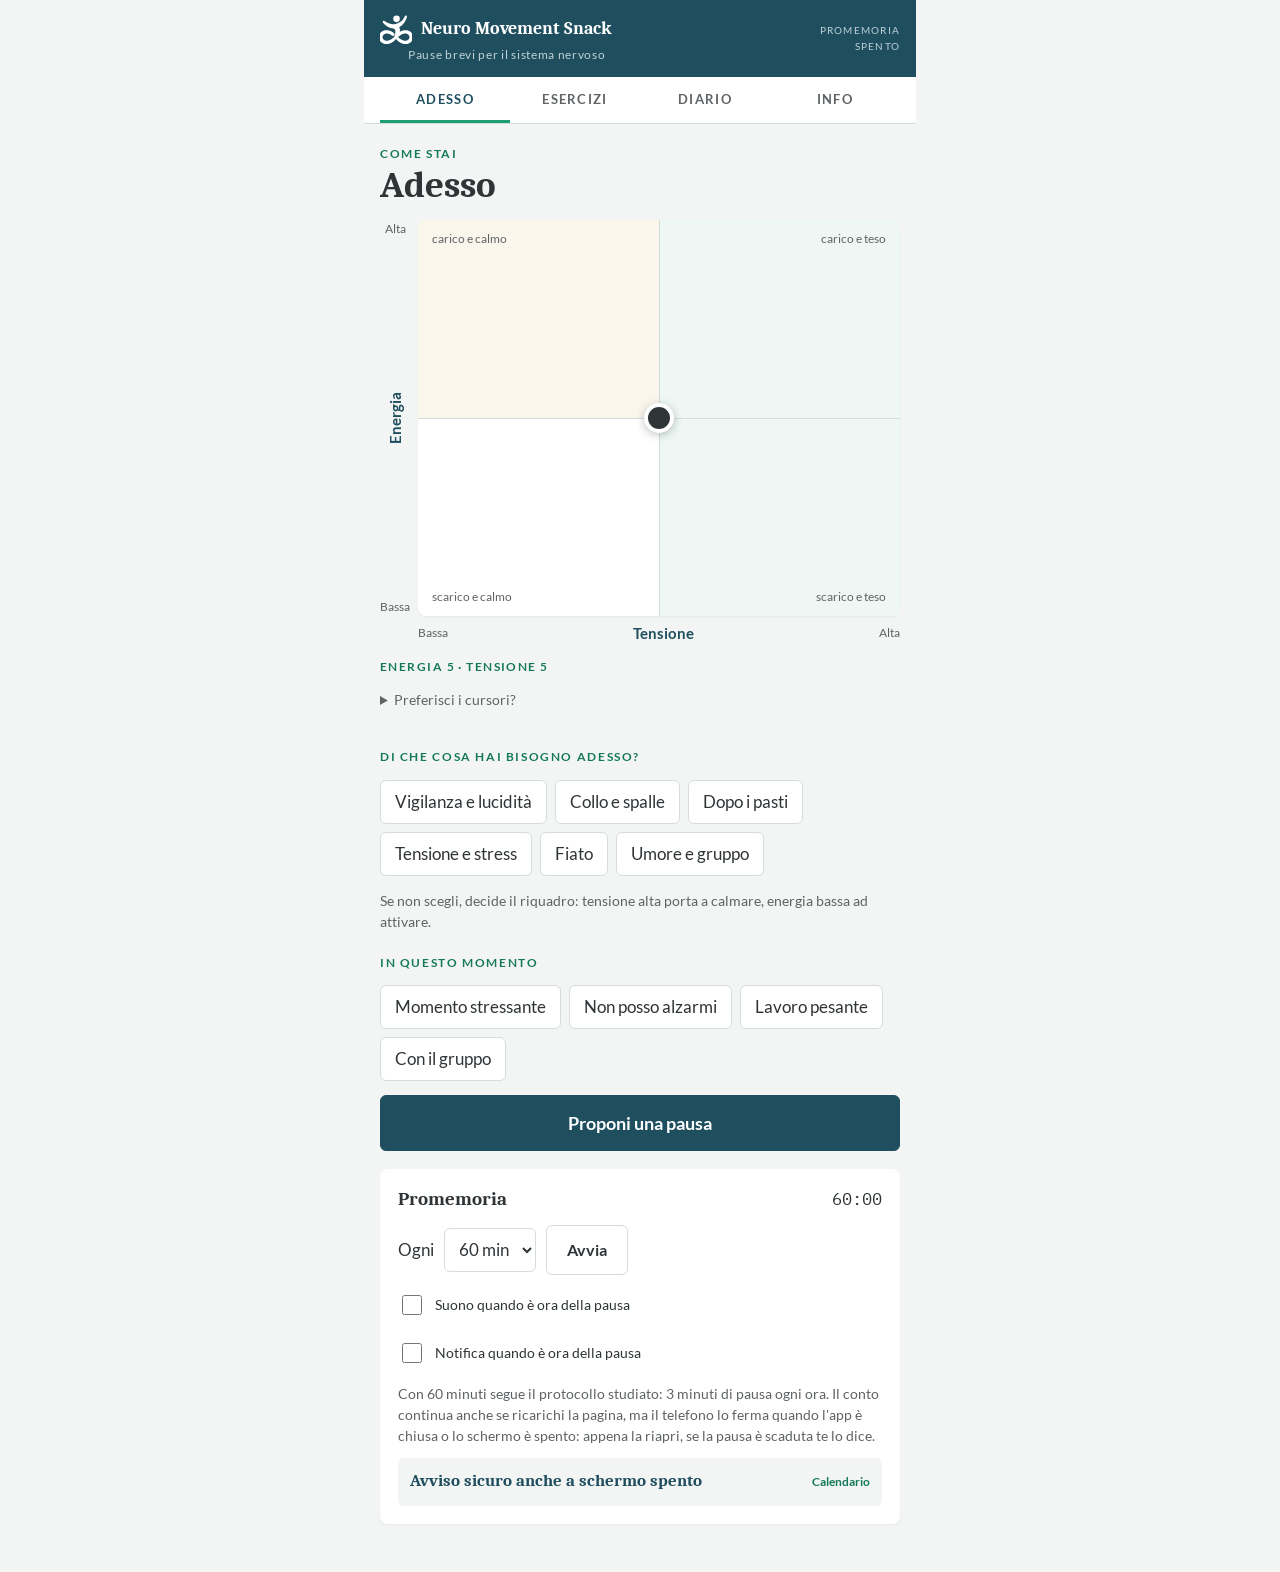
<file: index.html>
<!doctype html>
<html lang="it">
<head>
<meta charset="utf-8">
<meta name="viewport" content="width=device-width, initial-scale=1, viewport-fit=cover">
<meta name="theme-color" content="#1f4e5f">
<meta name="description" content="Pause brevi basate sugli studi, con il livello di prova dichiarato.">
<link rel="manifest" href="manifest.webmanifest">
<link rel="icon" href="icon-192.png">
<link rel="apple-touch-icon" href="icon-192.png">
<meta name="apple-mobile-web-app-capable" content="yes">
<meta name="apple-mobile-web-app-title" content="Neuro Snack">
<title>Neuro Movement Snack</title>
<link rel="stylesheet" href="fonts/fonts.css">
<script>try{const t=localStorage.getItem("nms-theme"); if(t==="light"||t==="dark") document.documentElement.dataset.theme=t;}catch(e){}</script>
<style>
/* Layout: lo stile di Movement Snack. Fondo nebbia, petrolio per la calma, verde per i numeri, ocra per l'energia; titoli con grazie, testo pulito. */
:root{
  --bg:#f3f5f4; --surface:#ffffff; --solid:#ffffff; --fg:#2f3437; --muted:#5f6365; --soft:#e4e9e7; --line:#d5dddb;
  --petrol:#1f4e5f; --petrol-ink:#1f4e5f; --green:#1d9e75; --green-ink:#14785a; --ochre:#c68a18; --ochre-ink:#8f6210; --mint:#eef7f3; --cream:#fbf6ec; --mist:#bfd2d8;
  --calm:#1f4e5f; --act:#b57a10; --neu:#1d9e75; --night:#1f4e5f; --night-ink:#f3f5f4;
  --energy:#2a78d6; --tension:#eb6834; --pain:#13865d; --warn:#8f6210; --warn-soft:#fbf6ec;
  --display:"Caladea", Cambria, Georgia, serif;
  --body:"Lato", Calibri, "Segoe UI", system-ui, sans-serif;
  --mono:"IBM Plex Mono", ui-monospace, Consolas, monospace;
  color-scheme:light;
}
/* Modalità scura: segue il telefono, oppure la scelta fatta in Info */
@media (prefers-color-scheme: dark){ :root:not([data-theme="light"]){
  --bg:#141a1c; --surface:#1e2629; --solid:#1e2629; --fg:#e4eae8; --muted:#a2acae; --soft:#2b3437; --line:#3a4547;
  --petrol:#1f4e5f; --petrol-ink:#8fc6d6; --green:#2fb88a; --green-ink:#62d3a8; --ochre:#d9a032; --ochre-ink:#e8bc62; --mint:#16302a; --cream:#2d2618; --mist:#bfd2d8;
  --calm:#2c6d83; --act:#c68a18; --neu:#2fb88a; --night:#173c49; --night-ink:#eef2f1;
  --energy:#5b9be6; --tension:#f0814f; --pain:#3fbf8c; --warn:#e8bc62; --warn-soft:#2d2618;
  color-scheme:dark;
} }
:root[data-theme="dark"]{
  --bg:#141a1c; --surface:#1e2629; --solid:#1e2629; --fg:#e4eae8; --muted:#a2acae; --soft:#2b3437; --line:#3a4547;
  --petrol:#1f4e5f; --petrol-ink:#8fc6d6; --green:#2fb88a; --green-ink:#62d3a8; --ochre:#d9a032; --ochre-ink:#e8bc62; --mint:#16302a; --cream:#2d2618; --mist:#bfd2d8;
  --calm:#2c6d83; --act:#c68a18; --neu:#2fb88a; --night:#173c49; --night-ink:#eef2f1;
  --energy:#5b9be6; --tension:#f0814f; --pain:#3fbf8c; --warn:#e8bc62; --warn-soft:#2d2618;
  color-scheme:dark;
}
:root{padding-top:env(safe-area-inset-top,0px);padding-bottom:env(safe-area-inset-bottom,0px)}
[hidden]{display:none!important}
*{box-sizing:border-box}
body{margin:0}
img{max-width:100%}
body{background:var(--bg);color:var(--fg);font-family:var(--body);font-size:17px;line-height:1.5;
  padding-left:max(16px,env(safe-area-inset-left,0px));padding-right:max(16px,env(safe-area-inset-right,0px));padding-block:0 48px}
body::before{content:"";position:fixed;inset:0 0 auto;height:env(safe-area-inset-top,0px);z-index:10;background:var(--petrol)}
.wrap{max-width:520px;margin:0 auto}
h1,h2,h3{font-family:var(--display);font-weight:700;margin:0;line-height:1.12;text-wrap:balance}
h3{font-size:1.2rem}
p{margin:0}
.mono{font-family:var(--mono)}
.muted{color:var(--muted)}
.small{font-size:.88rem}
.num{font-variant-numeric:tabular-nums}
button{font:inherit;color:inherit;cursor:pointer}
button:focus-visible,a:focus-visible,input:focus-visible,select:focus-visible,label:focus-within{outline:3px solid var(--green);outline-offset:3px}

/* Testata: banda petrolio come le copertine */
header.top{position:sticky;top:env(safe-area-inset-top,0px);z-index:5;background:var(--bg);margin:0 calc(-1 * max(16px,env(safe-area-inset-right,0px))) 0 calc(-1 * max(16px,env(safe-area-inset-left,0px)));padding:0}
.brand{display:flex;justify-content:space-between;align-items:center;gap:12px;padding:14px max(16px,env(safe-area-inset-right,0px)) 14px max(16px,env(safe-area-inset-left,0px));background:var(--petrol);color:#ffffff}
.brandtxt{flex:1;min-width:0}
.brand h1{font-size:1.12rem;display:flex;align-items:center;gap:9px;line-height:1.1;white-space:nowrap}
.tagline{font-size:.72rem;letter-spacing:.06em;color:var(--mist);margin:2px 0 0 28px}
.neuro{background:var(--bg);border-radius:6px;padding:0 12px}
.neuro summary{display:flex;justify-content:space-between;align-items:baseline;gap:10px;flex-wrap:wrap;min-height:48px;padding:10px 0;cursor:pointer}
.neuro summary b{font-family:var(--display);font-size:1.05rem;color:var(--petrol-ink)}
.neuro summary span{font-size:.75rem;color:var(--green-ink);font-weight:700}
.brand h1 i{display:none}
.brand h1::before{display:none;content:"";flex:none;width:18px;height:18px;border-radius:50%;border:3px solid #3fc495;box-sizing:border-box;animation:breathe 10s ease-in-out infinite}
.voiceline{display:flex;align-items:center;justify-content:center;gap:10px;color:var(--muted);font-style:italic}
.voiceline input{width:20px;height:20px;accent-color:var(--green)}
.brand .next{flex:none;font-size:.64rem;max-width:7.5rem;letter-spacing:.12em;text-transform:uppercase;color:var(--mist);text-align:right}
nav.tabs{display:grid;grid-template-columns:repeat(4,1fr);background:var(--surface);border-bottom:1px solid var(--line);padding:0 max(16px,env(safe-area-inset-right,0px)) 0 max(16px,env(safe-area-inset-left,0px))}
nav.tabs button{border:0;background:none;padding:12px 2px 10px;font-size:.8rem;font-weight:700;letter-spacing:.1em;text-transform:uppercase;color:var(--muted);border-bottom:3px solid transparent;min-height:46px}
nav.tabs button[aria-selected="true"]{color:var(--petrol-ink);border-bottom-color:var(--green)}
main{display:grid;gap:22px;padding-top:24px}
section.view{display:grid;gap:18px}
.big{font-size:2.3rem}
.big[data-eyebrow]::before{content:attr(data-eyebrow);display:block;font-family:var(--body);font-size:.72rem;font-weight:700;letter-spacing:.14em;text-transform:uppercase;color:var(--green-ink);margin-bottom:4px}
@keyframes breathe{0%,100%{transform:scale(.7)}40%{transform:scale(1.15)}}

/* Blocchi */
.box{border:0;background:var(--surface);border-radius:8px;padding:18px;display:grid;gap:12px;box-shadow:0 1px 2px rgba(47,52,55,.06)}
.box.thin{background:var(--surface)}
.btn{border:1px solid var(--line);background:var(--surface);color:var(--fg);min-height:50px;padding:0 20px;font-weight:700;font-size:1rem;border-radius:6px}
.btn.primary{background:var(--petrol);color:#ffffff;border-color:var(--petrol)}
.btn.block{width:100%;min-height:56px;font-size:1.12rem}
.row{display:flex;gap:10px;flex-wrap:wrap;align-items:center}
select{font:inherit;min-height:44px;padding:0 10px;border:1px solid var(--line);background:var(--surface);color:var(--fg);border-radius:6px}
.check{display:flex;gap:10px;align-items:center;min-height:36px}
.check input{width:20px;height:20px;accent-color:var(--green)}

/* Check-in: riquadro energia × tensione */
.padwrap{display:grid;grid-template-columns:auto minmax(0,1fr);grid-template-rows:auto auto;gap:6px 8px}
.ylab{display:flex;flex-direction:column;justify-content:space-between;align-items:center;font-size:.75rem;color:var(--muted)}
.ylab b{writing-mode:vertical-rl;transform:rotate(180deg);font-size:.95rem;color:var(--petrol-ink)}
.xlab{grid-column:2;display:flex;justify-content:space-between;align-items:center;font-size:.75rem;color:var(--muted)}
.xlab b{font-size:.95rem;color:var(--petrol-ink)}
.pad{position:relative;aspect-ratio:1/0.82;width:100%;border:0;border-radius:8px;overflow:hidden;padding:0;display:block;background:var(--surface);box-shadow:0 1px 2px rgba(47,52,55,.06)}
.pad::before{content:"";position:absolute;left:50%;top:0;right:0;bottom:0;background:var(--mint)}
.pad::after{content:"";position:absolute;left:0;top:0;width:50%;bottom:50%;background:var(--cream)}
.pad .qv{position:absolute;left:50%;top:0;bottom:0;border-left:1px solid var(--line);z-index:1}
.pad .qh{position:absolute;top:50%;left:0;right:0;border-top:1px solid var(--line);z-index:1}
.pad .q{position:absolute;font-size:.72rem;color:var(--muted);pointer-events:none;margin:6px 8px;z-index:1}
.mark{position:absolute;z-index:2;width:30px;height:30px;margin:-15px 0 0 -15px;border-radius:50%;background:var(--fg);border:4px solid var(--surface);box-shadow:0 2px 8px rgba(47,52,55,.3);transition:left .2s,top .2s,background .2s}
.readout{font-size:.75rem;font-weight:700;letter-spacing:.12em;color:var(--green-ink)}
.chips{display:flex;flex-wrap:wrap;gap:8px}
.chip{position:relative;display:inline-flex;align-items:center;min-height:44px;padding:0 14px;border:1px solid var(--line);border-radius:6px;background:var(--surface);cursor:pointer}
.chip input{position:absolute;opacity:0;width:1px;height:1px}
.chip:has(input:checked){background:var(--mint);border-color:var(--green);color:var(--green-ink);font-weight:700}
details.alt summary{cursor:pointer;font-size:.85rem;color:var(--muted);min-height:36px}
.range{display:grid;gap:4px}
.range input{width:100%;accent-color:var(--green)}
.range .lbl{display:flex;justify-content:space-between;font-weight:700}

/* Scheda dell'esercizio */
.label{border:0;background:var(--surface);border-radius:8px;padding:16px 18px;display:grid;box-shadow:0 1px 2px rgba(47,52,55,.06)}
.label .dirline{font-size:.72rem;font-weight:700;letter-spacing:.14em;text-transform:uppercase}
.label h3{font-size:1.7rem;margin-top:4px}
.label .code{font-size:.82rem;color:var(--muted);margin-top:2px}
.label .rule{height:2px;background:var(--green);width:48px;margin:12px 0 4px}
.lrow{display:flex;justify-content:space-between;align-items:baseline;gap:12px;padding:9px 0;border-bottom:1px solid var(--soft)}
.lrow:last-child{border-bottom:0}
.lrow > b{font-weight:700;flex:none;color:var(--petrol-ink)}
.lrow > span{font-size:.95rem;text-align:right}
#shPreview .lrow > b{flex:1 1 auto;font-weight:600;font-size:.9rem}
#shPreview .lrow > span{flex:none}
.lstack{padding:9px 0;border-bottom:1px solid var(--soft);display:grid;gap:3px}
.lstack:last-child{border-bottom:0}
.lstack > b{font-weight:700;color:var(--petrol-ink)}
.lstack > span{font-size:.93rem;line-height:1.5;color:var(--muted)}
.dot{display:inline-block;width:12px;height:12px;border-radius:50%;margin-right:6px;vertical-align:-1px}
.legend-ev{font-size:.8rem;line-height:1.6;color:var(--muted);font-style:italic}

/* Elenco esercizi */
.group-h{font-size:.72rem;font-weight:700;letter-spacing:.14em;text-transform:uppercase;color:var(--green-ink);margin-top:8px}
.list{display:grid;gap:8px}
.item{display:grid;grid-template-columns:14px minmax(0,1fr) auto;gap:2px 12px;align-items:center;text-align:left;border:0;border-radius:6px;background:var(--surface);padding:12px 14px;min-height:60px;box-shadow:0 1px 2px rgba(47,52,55,.06)}
.item:hover{box-shadow:0 0 0 1px var(--green)}
.item .sq{width:12px;height:12px;border-radius:50%;grid-row:1/3}
.item b{font-family:var(--display);font-size:1.12rem}
.item .meta{grid-column:2;font-size:.74rem;color:var(--muted)}
.item .go{grid-row:1/3;grid-column:3;font-size:1.3rem;color:var(--green)}
.l2tag{font-family:var(--body);font-size:.66rem;font-weight:700;letter-spacing:.08em;background:var(--cream);color:var(--ochre-ink);border-radius:4px;padding:1px 6px;margin-left:6px;vertical-align:2px}

/* Avvisi */
.alert{border-left:4px solid var(--ochre);background:var(--cream);border-radius:6px;padding:16px 18px;display:grid;gap:10px}
.note{border-left:4px solid var(--ochre);background:var(--cream);border-radius:6px;padding:12px 14px;font-size:.95rem}

/* Schermata esercizio */
#session{position:fixed;inset:0;z-index:20;background:var(--bg);color:var(--fg);overflow-y:auto;
  padding:calc(env(safe-area-inset-top,0px) + 10px) max(16px,env(safe-area-inset-right,0px)) calc(env(safe-area-inset-bottom,0px) + 28px) max(16px,env(safe-area-inset-left,0px))}
#session.night{background:var(--night);color:var(--night-ink)}
.sbar{max-width:520px;margin:0 auto 16px;display:flex;align-items:center;gap:12px;padding-bottom:10px;border-bottom:1px solid currentColor}
.back{width:44px;height:44px;border:0;border-radius:50%;background:transparent;display:flex;align-items:center;justify-content:center;margin-left:-8px}
.sep{display:none}
.sdir{display:flex;align-items:center;gap:8px;font-size:.78rem;font-weight:700;letter-spacing:.14em;text-transform:uppercase}
.sdir i{width:12px;height:12px;border-radius:50%;display:inline-block}
#session.night .sdir{color:var(--mist)!important}
.sx{display:grid;gap:16px}
.sx h2{font-size:2.2rem}
.steps{margin:0;padding-left:1.3em;display:grid;gap:4px}
.steps li::marker{color:var(--green);font-weight:700}
/* Respiro: come la copertina petrolio */
.orbwrap{position:relative;width:min(80vw,330px);aspect-ratio:1;margin:8px auto;display:grid;place-items:center}
.orbwrap .ring{position:absolute;inset:0;border-radius:50%;border:1px solid rgba(191,210,216,.5)}
.orb{position:absolute;inset:6%;border-radius:50%;background:var(--green);transform:scale(.62);transition-property:transform;transition-timing-function:ease-in-out}
.orbtext{position:relative;text-align:center;color:#ffffff}
.orbtext .ph{font-family:var(--display);font-size:2.2rem;line-height:1}
.orbtext .n{font-family:var(--display);font-weight:700;font-size:5.5rem;line-height:1}
/* Attivare: il numero grande come nel deck */
.segs{display:grid;grid-template-columns:repeat(6,minmax(0,1fr));gap:6px;height:8px}
.segs span{border-radius:4px;background:var(--mist)}
.segs span.done{background:var(--ochre)}
.bigname{font-family:var(--display);font-weight:700;font-size:clamp(2.3rem,11vw,3.4rem);line-height:1.05;overflow-wrap:anywhere;color:var(--petrol-ink)}
.bigtime{font-family:var(--display);font-weight:700;font-size:clamp(5rem,28vw,8rem);line-height:1;color:var(--green)}
.nextup{border-top:1px solid var(--line);padding-top:10px;font-size:1.1rem;color:var(--muted)}
.ctrl{display:flex;gap:10px}
.ctrl .btn{flex:1}
#session.night .btn{background:transparent;color:#ffffff;border-color:rgba(255,255,255,.55)}
#session.night .btn.primary{background:#ffffff;color:var(--petrol);border-color:#ffffff}
.pbar{height:4px;border-radius:2px;background:rgba(127,127,127,.2);overflow:hidden}
.pbar i{display:block;height:100%;width:0;background:var(--green)}
.sr{position:absolute;width:1px;height:1px;overflow:hidden;clip:rect(0 0 0 0)}

/* Diario */
.cells{display:grid;grid-template-columns:repeat(auto-fit,minmax(130px,1fr));gap:8px}
.cell{padding:12px 14px;border-radius:6px;background:var(--surface);box-shadow:0 1px 2px rgba(47,52,55,.06)}
.cell b{display:block;font-family:var(--display);font-size:1.7rem;color:var(--green-ink);white-space:nowrap}
.cell span{font-size:.7rem;font-weight:700;letter-spacing:.08em;color:var(--muted)}
.chart{position:relative}
.chart svg{width:100%;height:auto;display:block}
.legend{display:flex;gap:14px;flex-wrap:wrap;font-size:.85rem;color:var(--muted)}
.legend span{display:inline-flex;align-items:center;gap:6px}
.legend svg{width:24px;height:8px}
.tip{position:absolute;pointer-events:none;background:var(--fg);color:var(--bg);font-size:.75rem;padding:6px 8px;border-radius:4px;white-space:nowrap;transform:translate(-50%,-110%)}
.tablewrap{overflow-x:auto}
table{border-collapse:collapse;width:100%;font-size:.9rem}
th,td{text-align:left;padding:6px 8px;border-bottom:1px solid var(--soft)}
td.n,th.n{text-align:right;font-variant-numeric:tabular-nums}
.badge-ex{font-size:.68rem;font-weight:700;letter-spacing:.1em;text-transform:uppercase;background:var(--ochre-ink);color:var(--bg);border-radius:4px;padding:2px 8px}
.toast{position:fixed;left:50%;bottom:calc(env(safe-area-inset-bottom,0px) + 20px);transform:translateX(-50%);background:var(--petrol);color:#ffffff;padding:12px 20px;border-radius:6px;z-index:30;font-weight:700}
ul.plain{margin:0;padding-left:1.2em;display:grid;gap:6px}
.range.energy input{accent-color:var(--energy)}
.range.tension input{accent-color:var(--tension)}
.range.pain input{accent-color:var(--pain)}
@media (prefers-reduced-motion: reduce){.orb,.mark{transition:none!important}.brand h1::before{animation:none}}
.nev{display:inline-block;justify-self:start;font-size:.72rem;font-weight:700;letter-spacing:.04em;border-radius:4px;padding:2px 8px;margin-top:4px}
.nev.short{background:var(--mint);color:var(--green-ink)}
.nev.other{background:var(--cream);color:var(--ochre-ink)}
.nev.none{background:var(--soft);color:var(--muted)}
section.view > *,.box > *{min-width:0}
select{max-width:100%}
#ambEx{flex:1;min-width:0}
.tinput{font:inherit;min-height:44px;padding:0 8px;border:1px solid var(--line);border-radius:6px;background:var(--surface);color:var(--fg)}
#sxL2 p{margin:0 0 8px}
.btn:disabled{opacity:.45;cursor:not-allowed}
.rhead{margin:22px 0 8px;display:grid;grid-template-columns:44px 1fr;column-gap:10px;align-items:center}
.rhead .picto{grid-row:1/3;width:44px;height:44px}
.rhead b,.rhead span{grid-column:2}
.rhead b{font-family:var(--display);font-size:1.2rem}
.rhead span{font-size:.74rem;letter-spacing:.06em;text-transform:uppercase;color:var(--muted)}
.item.soon{opacity:.6;box-shadow:none;border:1px dashed var(--line);background:transparent}
.item.soon .sq{background:var(--line)}
.vid{margin:0}
.vid video{width:100%;max-height:60vh;border-radius:8px;background:#000;display:block}
.vid figcaption{font-size:.8rem;color:var(--muted);margin-top:4px}
.vid.soon{display:flex;gap:12px;align-items:center;border:1px dashed var(--line);border-radius:8px;padding:12px 14px;color:var(--muted)}
.vid.soon span{font-size:1.4rem}
.vid.soon p{margin:0;font-size:.85rem}
.picto{display:block;font-style:normal}
.picto svg{width:100%;height:100%;display:block}
.brand .logo{flex:none;width:32px;height:30px}
.brand .logo svg{width:100%;height:100%;display:block}
.rsug{display:flex;align-items:center;gap:8px}
.rsug .picto{width:28px;height:28px;flex:none}
.hbrun{display:grid;gap:6px;justify-items:start;margin-top:8px}
.hbrun .hbnow{font-family:var(--display);font-weight:700;font-size:2rem;line-height:1}
#hbBox summary{cursor:pointer;min-height:40px;display:flex;align-items:center;gap:8px;flex-wrap:wrap}
</style>
</head>
<body>

<div class="wrap">
  <header class="top">
    <div class="brand">
      <div class="brandtxt"><h1><span class="logo"><svg xmlns="http://www.w3.org/2000/svg" viewBox="0 0 124 118" aria-hidden="true" fill="#FFFFFF"><path d="M11.30 34.28 L11.43 34.48 L11.56 34.69 L11.73 34.94 L11.93 35.22 L12.16 35.53 L12.42 35.87 L12.71 36.24 L13.02 36.63 L13.35 37.03 L13.71 37.46 L14.09 37.90 L14.49 38.35 L14.92 38.82 L15.36 39.29 L15.83 39.78 L16.32 40.27 L16.83 40.76 L17.36 41.26 L17.92 41.76 L18.49 42.26 L19.09 42.75 L19.71 43.25 L20.36 43.73 L21.00 44.19 L21.60 44.63 L22.20 45.07 L22.83 45.51 L23.48 45.97 L24.16 46.43 L24.86 46.90 L25.58 47.38 L26.32 47.86 L27.08 48.34 L27.86 48.82 L28.65 49.30 L29.46 49.77 L30.28 50.25 L31.12 50.71 L31.97 51.18 L32.83 51.63 L33.70 52.07 L34.58 52.50 L35.48 52.92 L36.38 53.33 L37.29 53.72 L38.22 54.09 L39.16 54.44 L40.08 54.77 L40.95 55.02 L41.80 55.25 L42.66 55.48 L43.53 55.70 L44.41 55.91 L45.30 56.11 L46.19 56.30 L47.10 56.47 L48.02 56.64 L48.95 56.79 L49.88 56.92 L50.83 57.04 L51.78 57.14 L52.75 57.23 L53.72 57.29 L54.71 57.33 L55.70 57.36 L56.70 57.35 L57.71 57.33 L58.72 57.28 L59.75 57.20 L60.78 57.10 L61.81 56.97 L62.86 56.81 L63.90 56.51 L64.92 56.18 L65.94 55.82 L66.94 55.45 L67.93 55.05 L68.90 54.63 L69.87 54.19 L70.82 53.74 L71.77 53.26 L72.70 52.78 L73.62 52.28 L74.53 51.77 L75.42 51.25 L76.30 50.72 L77.17 50.19 L78.03 49.64 L78.87 49.09 L79.69 48.54 L80.50 47.98 L81.28 47.42 L82.06 46.86 L82.81 46.30 L83.54 45.74 L84.26 45.17 L84.97 44.58 L85.67 43.96 L86.35 43.34 L87.02 42.72 L87.68 42.08 L88.31 41.44 L88.94 40.80 L89.54 40.14 L90.14 39.49 L90.71 38.83 L91.28 38.16 L91.83 37.49 L92.36 36.82 L92.89 36.14 L93.40 35.46 L93.89 34.77 L94.38 34.09 L94.85 33.40 L95.31 32.71 L95.76 32.01 L96.20 31.32 L96.63 30.62 L97.05 29.92 L97.47 29.20 L97.95 28.43 L98.41 27.63 L98.86 26.80 L99.30 25.97 L99.71 25.13 L100.12 24.28 L100.50 23.43 L100.88 22.57 L101.24 21.72 L101.59 20.87 L101.93 20.03 L102.25 19.21 L102.56 18.40 L102.85 17.62 L103.13 16.85 L103.39 16.12 L103.64 15.42 L103.87 14.76 L104.08 14.14 L104.27 13.56 L104.44 13.05 L104.59 12.59 L104.71 12.20 L104.82 11.85 L97.18 8.15 L96.94 8.52 L96.67 8.98 L96.39 9.46 L96.10 9.99 L95.80 10.54 L95.49 11.13 L95.17 11.75 L94.83 12.40 L94.48 13.07 L94.12 13.75 L93.76 14.45 L93.38 15.16 L92.99 15.88 L92.60 16.60 L92.19 17.31 L91.79 18.02 L91.38 18.72 L90.96 19.39 L90.55 20.05 L90.13 20.67 L89.72 21.26 L89.32 21.82 L88.93 22.32 L88.53 22.80 L88.07 23.28 L87.59 23.78 L87.11 24.27 L86.62 24.76 L86.13 25.24 L85.63 25.71 L85.13 26.18 L84.63 26.63 L84.11 27.08 L83.60 27.53 L83.08 27.96 L82.55 28.39 L82.01 28.80 L81.48 29.21 L80.93 29.61 L80.38 30.00 L79.83 30.39 L79.26 30.76 L78.70 31.13 L78.12 31.48 L77.54 31.83 L76.95 32.17 L76.35 32.50 L75.74 32.83 L75.11 33.18 L74.45 33.54 L73.77 33.91 L73.08 34.27 L72.37 34.63 L71.65 34.99 L70.93 35.34 L70.20 35.69 L69.46 36.03 L68.71 36.36 L67.97 36.67 L67.22 36.98 L66.48 37.27 L65.74 37.54 L65.01 37.80 L64.29 38.04 L63.58 38.26 L62.88 38.47 L62.20 38.65 L61.53 38.80 L60.89 38.94 L60.28 39.05 L59.70 39.13 L59.14 39.19 L58.60 39.34 L58.05 39.48 L57.49 39.60 L56.92 39.71 L56.34 39.80 L55.75 39.88 L55.16 39.95 L54.55 40.00 L53.94 40.04 L53.32 40.07 L52.69 40.08 L52.05 40.08 L51.40 40.07 L50.75 40.05 L50.08 40.02 L49.42 39.97 L48.74 39.91 L48.06 39.84 L47.38 39.76 L46.69 39.68 L45.99 39.58 L45.30 39.47 L44.59 39.35 L43.92 39.23 L43.29 39.16 L42.66 39.07 L42.00 38.95 L41.32 38.81 L40.62 38.66 L39.90 38.48 L39.17 38.29 L38.43 38.08 L37.68 37.85 L36.93 37.61 L36.17 37.36 L35.42 37.10 L34.66 36.83 L33.91 36.56 L33.16 36.28 L32.42 36.00 L31.69 35.71 L30.97 35.43 L30.26 35.14 L29.57 34.86 L28.89 34.58 L28.23 34.31 L27.59 34.05 L27.00 33.81 L26.49 33.59 L26.00 33.37 L25.51 33.14 L25.02 32.89 L24.53 32.63 L24.04 32.36 L23.56 32.09 L23.09 31.81 L22.62 31.52 L22.15 31.23 L21.70 30.94 L21.26 30.65 L20.82 30.36 L20.39 30.07 L19.98 29.79 L19.57 29.52 L19.18 29.26 L18.80 29.00 L18.42 28.75 L18.06 28.52 L17.71 28.30 L17.36 28.08 L17.01 27.88 L16.70 27.72Z"/><path d="M53.99 55.34 L54.20 55.73 L54.48 56.22 L54.75 56.67 L55.01 57.08 L55.26 57.48 L55.51 57.87 L55.76 58.25 L56.01 58.64 L56.26 59.02 L56.50 59.41 L56.74 59.79 L56.97 60.17 L57.19 60.55 L57.41 60.92 L57.60 61.28 L57.79 61.63 L57.96 61.96 L58.11 62.27 L58.24 62.56 L58.36 62.82 L58.45 63.04 L58.52 63.22 L58.57 63.36 L58.62 63.49 L58.71 63.72 L58.81 64.04 L58.90 64.39 L58.99 64.77 L59.07 65.17 L59.14 65.61 L59.21 66.07 L59.26 66.54 L59.31 67.04 L59.35 67.55 L59.38 68.08 L59.40 68.62 L59.42 69.16 L59.43 69.72 L59.43 70.28 L59.42 70.85 L59.41 71.42 L59.39 71.99 L59.36 72.57 L59.33 73.14 L59.30 73.71 L59.26 74.27 L59.21 74.83 L59.17 75.34 L59.15 75.80 L59.10 76.27 L59.04 76.79 L58.96 77.34 L58.85 77.92 L58.74 78.52 L58.60 79.14 L58.46 79.77 L58.30 80.41 L58.14 81.05 L57.97 81.70 L57.80 82.34 L57.63 82.98 L57.46 83.60 L57.29 84.22 L57.12 84.82 L56.96 85.40 L56.81 85.96 L56.66 86.51 L56.53 87.02 L56.41 87.52 L56.30 87.99 L56.20 88.45 L56.14 88.84 L67.86 93.16 L68.03 92.92 L68.21 92.66 L68.42 92.33 L68.65 91.95 L68.90 91.52 L69.18 91.05 L69.47 90.54 L69.77 90.00 L70.08 89.42 L70.41 88.82 L70.74 88.19 L71.07 87.54 L71.41 86.87 L71.75 86.18 L72.09 85.47 L72.43 84.75 L72.76 84.02 L73.09 83.28 L73.41 82.53 L73.72 81.77 L74.02 81.00 L74.31 80.22 L74.58 79.43 L74.83 78.66 L75.03 77.95 L75.23 77.27 L75.42 76.58 L75.60 75.89 L75.78 75.18 L75.96 74.46 L76.12 73.73 L76.28 73.00 L76.44 72.26 L76.58 71.52 L76.72 70.77 L76.85 70.01 L76.97 69.25 L77.07 68.48 L77.17 67.71 L77.26 66.94 L77.33 66.16 L77.39 65.38 L77.43 64.59 L77.46 63.79 L77.48 63.00 L77.47 62.19 L77.44 61.38 L77.38 60.51 L77.23 59.55 L77.03 58.59 L76.81 57.68 L76.55 56.80 L76.28 55.96 L76.00 55.15 L75.70 54.38 L75.39 53.63 L75.08 52.92 L74.77 52.24 L74.46 51.58 L74.15 50.95 L73.85 50.36 L73.56 49.80 L73.29 49.26 L73.02 48.77 L72.78 48.31 L72.56 47.90 L72.37 47.53 L72.22 47.22 L72.10 46.98 L72.04 46.81 L72.03 46.76 L72.01 46.66Z"/><path d="M54.36 76.05 L53.12 75.01 L51.79 73.94 L50.41 72.89 L48.98 71.86 L47.50 70.86 L45.96 69.89 L44.35 68.95 L42.68 68.06 L40.94 67.23 L39.14 66.45 L37.26 65.74 L35.31 65.11 L33.30 64.57 L31.21 64.13 L29.05 63.80 L26.84 63.59 L24.57 63.53 L22.25 63.62 L19.90 63.87 L17.52 64.30 L15.14 64.93 L12.78 65.75 L10.45 66.79 L8.17 68.05 L5.99 69.53 L3.92 71.23 L1.99 73.14 L0.25 75.26 L-1.29 77.58 L-2.60 80.06 L-3.64 82.69 L-4.40 85.42 L-4.85 88.24 L-5.00 91.09 L-4.83 93.94 L-4.35 96.75 L-3.58 99.48 L-2.52 102.10 L-1.20 104.57 L0.35 106.88 L2.11 108.99 L4.04 110.89 L6.12 112.57 L8.31 114.04 L10.59 115.28 L12.93 116.30 L15.30 117.12 L17.68 117.73 L20.05 118.15 L22.40 118.39 L24.71 118.47 L26.98 118.40 L29.19 118.19 L31.34 117.85 L33.43 117.40 L35.44 116.85 L37.38 116.22 L39.25 115.50 L41.06 114.72 L42.79 113.88 L44.45 112.99 L46.05 112.05 L47.59 111.08 L49.08 110.08 L50.50 109.05 L51.87 107.99 L53.20 106.93 L54.48 105.84 L55.72 104.75 L56.93 103.65 L58.10 102.54 L59.24 101.43 L60.35 100.32 L61.44 99.20 L62.51 98.09 L63.57 96.99 L64.61 95.89 L65.68 94.83 L66.77 93.81 L67.85 92.80 L68.95 91.81 L70.05 90.84 L71.16 89.89 L72.27 88.94 L73.38 88.02 L74.50 87.11 L75.64 86.22 L76.78 85.36 L77.94 84.52 L79.11 83.70 L80.30 82.92 L81.51 82.16 L82.74 81.44 L83.99 80.76 L85.26 80.12 L86.55 79.53 L87.86 78.98 L89.19 78.49 L90.54 78.05 L91.92 77.68 L93.30 77.37 L94.71 77.13 L96.12 76.97 L97.55 76.89 L98.97 76.90 L100.39 76.99 L101.80 77.18 L103.19 77.47 L104.55 77.86 L105.88 78.35 L107.15 78.94 L108.37 79.64 L109.52 80.43 L110.58 81.31 L111.56 82.29 L112.43 83.35 L113.18 84.48 L113.81 85.68 L114.32 86.93 L114.68 88.22 L114.91 89.53 L115.00 90.86 L114.94 92.19 L114.75 93.51 L114.40 94.81 L113.93 96.06 L113.32 97.27 L112.59 98.42 L111.75 99.49 L110.79 100.49 L109.75 101.40 L108.62 102.21 L107.41 102.92 L106.15 103.54 L104.83 104.05 L103.47 104.46 L102.09 104.77 L100.68 104.98 L99.26 105.09 L97.84 105.12 L96.42 105.05 L95.00 104.91 L93.60 104.69 L92.20 104.39 L90.83 104.03 L89.47 103.61 L88.13 103.13 L86.82 102.59 L85.52 102.01 L84.25 101.37 L83.00 100.70 L81.77 99.99 L80.55 99.24 L79.36 98.46 L78.18 97.65 L77.02 96.82 L75.87 95.96 L74.74 95.08 L73.61 94.17 L72.47 93.23 L64.94 101.60 L66.06 102.69 L67.23 103.80 L68.44 104.90 L69.69 105.99 L70.98 107.07 L72.31 108.14 L73.69 109.19 L75.12 110.22 L76.61 111.21 L78.16 112.18 L79.77 113.11 L81.44 114.00 L83.18 114.83 L85.00 115.60 L86.88 116.31 L88.83 116.93 L90.85 117.47 L92.95 117.90 L95.10 118.22 L97.32 118.42 L99.60 118.47 L101.92 118.37 L104.27 118.10 L106.65 117.66 L109.03 117.02 L111.39 116.18 L113.72 115.13 L115.99 113.85 L118.17 112.36 L120.23 110.64 L122.14 108.71 L123.87 106.57 L125.40 104.25 L126.68 101.75 L127.70 99.12 L128.44 96.37 L128.87 93.56 L129.00 90.70 L128.81 87.85 L128.31 85.05 L127.51 82.32 L126.43 79.71 L125.10 77.25 L123.53 74.97 L121.76 72.87 L119.81 70.98 L117.72 69.31 L115.52 67.86 L113.24 66.64 L110.90 65.63 L108.53 64.83 L106.15 64.23 L103.78 63.83 L101.43 63.60 L99.12 63.53 L96.86 63.61 L94.65 63.84 L92.50 64.18 L90.43 64.64 L88.42 65.19 L86.48 65.83 L84.61 66.55 L82.82 67.34 L81.09 68.18 L79.43 69.08 L77.83 70.02 L76.30 70.99 L74.82 72.00 L73.40 73.03 L72.03 74.08 L70.71 75.15 L69.43 76.24 L68.19 77.33 L66.99 78.43 L65.82 79.54 L64.68 80.65 L63.57 81.76 L62.48 82.88 L61.41 83.99 L60.36 85.09 L59.30 86.17 L58.24 87.24 L57.18 88.28 L56.07 89.28 L54.97 90.26 L53.87 91.23 L52.76 92.18 L51.65 93.12 L50.54 94.05 L49.42 94.95 L48.28 95.84 L47.14 96.70 L45.98 97.54 L44.80 98.36 L43.61 99.14 L42.40 99.89 L41.17 100.61 L39.92 101.29 L38.65 101.92 L37.36 102.51 L36.05 103.06 L34.71 103.55 L33.36 103.98 L31.98 104.35 L30.59 104.65 L29.19 104.88 L27.77 105.04 L26.35 105.11 L24.93 105.10 L23.51 105.00 L22.10 104.80 L20.71 104.50 L19.35 104.11 L18.03 103.61 L16.76 103.01 L15.54 102.31 L14.40 101.51 L13.34 100.62 L12.38 99.63 L11.52 98.57 L10.77 97.43 L10.15 96.23 L9.65 94.98 L9.29 93.69 L9.08 92.37 L9.00 91.04 L9.07 89.71 L9.28 88.39 L9.62 87.10 L10.11 85.85 L10.73 84.64 L11.46 83.50 L12.32 82.43 L13.28 81.44 L14.33 80.54 L15.47 79.74 L16.68 79.03 L17.95 78.42 L19.27 77.92 L20.63 77.52 L22.01 77.22 L23.42 77.01 L24.84 76.90 L26.26 76.89 L27.68 76.95 L29.10 77.10 L30.51 77.33 L31.90 77.63 L33.27 78.00 L34.63 78.42 L35.96 78.91 L37.28 79.45 L38.57 80.04 L39.84 80.67 L41.09 81.35 L42.32 82.06 L43.53 82.81 L44.73 83.59 L45.90 84.40 L47.11 85.28Z"/><circle cx="14.00" cy="31.00" r="4.25"/><circle cx="101.00" cy="10.00" r="4.25"/><circle cx="63.00" cy="51.00" r="10.00"/><circle cx="62.00" cy="91.00" r="6.25"/><circle cx="50.73" cy="80.67" r="5.87"/><circle cx="68.71" cy="97.41" r="5.63"/><circle cx="64.00" cy="19.00" r="13.00"/></svg></span>Neuro Movement Snack</h1><p class="tagline">Pause brevi per il sistema nervoso</p></div>
      <span class="next num" id="hdrNext">PROMEMORIA SPENTO</span>
    </div>
    <nav class="tabs" role="tablist" aria-label="Sezioni">
      <button role="tab" id="tab-adesso" aria-controls="view-adesso" data-view="adesso" aria-selected="true">Adesso</button>
      <button role="tab" id="tab-esercizi" aria-controls="view-esercizi" data-view="esercizi" aria-selected="false">Esercizi</button>
      <button role="tab" id="tab-diario" aria-controls="view-diario" data-view="diario" aria-selected="false">Diario</button>
      <button role="tab" id="tab-info" aria-controls="view-info" data-view="info" aria-selected="false">Info</button>
    </nav>
  </header>

  <main>
    <!-- ADESSO -->
    <section class="view" id="view-adesso" role="tabpanel" aria-labelledby="tab-adesso">
      <div class="alert" id="dueAlert" hidden>
        <h3>È ora di una pausa</h3>
        <p>Fai la micro-pausa da 3 minuti, il protocollo studiato per chi lavora in ufficio. Oppure dimmi come stai.</p>
        <button class="btn primary" data-ex="micro3">Micro-pausa da 3 minuti</button>
      </div>

      <div id="checkin" style="display:grid;gap:14px">
        <h2 class="big" data-eyebrow="Come stai">Adesso</h2>
        <div class="padwrap">
          <div class="ylab" aria-hidden="true"><span>Alta</span><b>Energia</b><span>Bassa</span></div>
          <button class="pad" id="pad" aria-label="Tocca il punto che descrive come stai: energia in verticale, tensione in orizzontale. In alternativa usa i cursori qui sotto.">
            <span class="qv" aria-hidden="true"></span><span class="qh" aria-hidden="true"></span>
            <span class="q" style="left:6px;top:4px" aria-hidden="true">carico e calmo</span>
            <span class="q" style="right:6px;top:4px" aria-hidden="true">carico e teso</span>
            <span class="q" style="left:6px;bottom:4px" aria-hidden="true">scarico e calmo</span>
            <span class="q" style="right:6px;bottom:4px" aria-hidden="true">scarico e teso</span>
            <span class="mark" id="mark" aria-hidden="true" style="left:50%;top:50%"></span>
          </button>
          <div class="xlab" aria-hidden="true"><span>Bassa</span><b>Tensione</b><span>Alta</span></div>
        </div>
        <p class="readout num" id="readout">ENERGIA 5 · TENSIONE 5</p>
        <details class="alt">
          <summary>Preferisci i cursori?</summary>
          <div style="display:grid;gap:10px;padding-top:8px">
            <div class="range"><div class="lbl"><label for="e">Energia</label><b class="num" id="eVal">5</b></div><input type="range" id="e" min="0" max="10" value="5"></div>
            <div class="range"><div class="lbl"><label for="t">Tensione</label><b class="num" id="tVal">5</b></div><input type="range" id="t" min="0" max="10" value="5"></div>
          </div>
        </details>
        <p class="group-h">Di che cosa hai bisogno adesso?</p>
        <div class="chips" role="radiogroup" aria-label="Bisogno">
          <label class="chip"><input type="radio" name="area" value="vig">Vigilanza e lucidità</label>
          <label class="chip"><input type="radio" name="area" value="neck">Collo e spalle</label>
          <label class="chip"><input type="radio" name="area" value="meal">Dopo i pasti</label>
          <label class="chip"><input type="radio" name="area" value="tens">Tensione e stress</label>
          <label class="chip"><input type="radio" name="area" value="fiato">Fiato</label>
          <label class="chip"><input type="radio" name="area" value="umore">Umore e gruppo</label>
        </div>
        <p class="muted small">Se non scegli, decide il riquadro: tensione alta porta a calmare, energia bassa ad attivare.</p>
        <p class="group-h">In questo momento</p>
        <div class="chips">
          <label class="chip"><input type="checkbox" id="stress">Momento stressante</label>
          <label class="chip"><input type="checkbox" id="seated">Non posso alzarmi</label>
          <label class="chip"><input type="checkbox" id="heavy">Lavoro pesante</label>
          <label class="chip"><input type="checkbox" id="team">Con il gruppo</label>
        </div>
        <button class="btn primary block" id="suggestBtn">Proponi una pausa</button>
      </div>

      <div id="suggestion" style="display:grid;gap:12px" hidden></div>

      <div class="box thin">
        <div class="row" style="justify-content:space-between">
          <h3>Promemoria</h3>
          <span class="mono num" id="countdown">60:00</span>
        </div>
        <div class="row">
          <label for="interval">Ogni</label>
          <select id="interval">
            <option value="45">45 min</option>
            <option value="60" selected>60 min</option>
            <option value="90">90 min</option>
          </select>
          <button class="btn" id="timerToggle">Avvia</button>
        </div>
        <label class="check small"><input type="checkbox" id="sound"> Suono quando è ora della pausa</label>
        <label class="check small"><input type="checkbox" id="notif"> Notifica quando è ora della pausa</label>
        <p class="muted small">Con 60 minuti segue il protocollo studiato: 3 minuti di pausa ogni ora. Il conto continua anche se ricarichi la pagina, ma il telefono lo ferma quando l'app è chiusa o lo schermo è spento: appena la riapri, se la pausa è scaduta te lo dice.</p>
        <details class="neuro" id="calBox"><summary><b>Avviso sicuro anche a schermo spento</b><span>Calendario</span></summary>
          <p class="small">Un'app web non può far suonare il telefono quando è chiusa. Il calendario sì: l'app crea le pause come eventi ricorrenti, dal lunedì al venerdì, con un avviso all'ora giusta.</p>
          <div class="row"><span class="row" style="gap:8px"><label for="calFrom">Dalle</label><input type="time" id="calFrom" value="09:00" class="tinput"></span>
            <span class="row" style="gap:8px"><label for="calTo">alle</label><input type="time" id="calTo" value="18:00" class="tinput"></span></div>
          <p class="muted small" id="calInfo"></p>
          <button class="btn primary block" id="calMake">Metti le pause nel calendario</button>
          <p class="muted small">Si apre o si scarica un file .ics: aprilo e scegli "Aggiungi". Se il tuo calendario non mostra l'avviso, attiva le notifiche predefinite per gli eventi. Per toglierle, cancella la serie di eventi "Pausa · Neuro Movement Snack".</p>
        </details>
      </div>
    </section>

    <!-- ESERCIZI -->
    <section class="view" id="view-esercizi" role="tabpanel" aria-labelledby="tab-esercizi" hidden>
      <h2 class="big" data-eyebrow="Movement Snack + Pit Stop">Esercizi</h2>
      <p class="muted">Movement Snack (MS) e Pit Stop (PS) in un'unica mappa, ordinata secondo le sei routine del Centro del Loto. Ogni esercizio ha la sua etichetta della prova. Quelli segnati INTENSA l'app non li suggerisce mai: li scegli tu, dopo aver letto l'avviso di sicurezza.</p>
      <div id="allCards"></div>
      <div class="box">
        <h3>Repertorio: 44 voci per variare</h3>
        <p class="muted small">Dal catalogo di Movement Snack. Servono a non annoiarsi, che è il motivo principale per cui i programmi si spengono. Nessuna di queste voci porta una promessa: si dice che cosa si fa e per quanto, non che cosa produce.</p>
        <div id="repList"></div>
      </div>
    </section>

    <!-- DIARIO -->
    <section class="view" id="view-diario" role="tabpanel" aria-labelledby="tab-diario" hidden>
      <h2 class="big" data-eyebrow="I tuoi dati">Diario</h2>
      <div class="note" id="exampleNote" hidden>
        <span class="badge-ex">Dati di esempio</span>
        Questi numeri sono inventati per mostrare come funziona il diario e non indicano nessun risultato atteso.
        <div class="row" style="margin-top:8px"><button class="btn" id="clearExamples">Cancella gli esempi e inizia</button></div>
      </div>

      <div style="display:grid;gap:8px">
        <h3>Le tue pause</h3>
        <div class="cells">
          <div class="cell"><b class="num" id="sCount">0</b><span>PAUSE REGISTRATE</span></div>
          <div class="cell"><b class="num" id="sDE">–</b><span>ENERGIA PRIMA → DOPO</span></div>
          <div class="cell"><b class="num" id="sDT">–</b><span>TENSIONE PRIMA → DOPO</span></div>
        </div>
        <p class="muted small">Misure che dai tu, subito prima e subito dopo la pausa, senza gruppo di confronto. Parte del cambiamento può dipendere dall'aspettativa: servono a capire cosa funziona per te, non dimostrano un effetto.</p>
      </div>

      <div class="box" id="hbDiaryBox" hidden>
        <h3>Battito prima e dopo</h3>
        <div id="hbDiary"></div>
        <p class="small muted">Misure con la fascia o la fotocamera, da seduti. È un dato sulla salute: resta solo su questo dispositivo e non entra nel codice anonimo.</p>
      </div>

      <div class="box">
        <h3>Fine giornata</h3>
        <div class="range energy"><div class="lbl"><label for="de">Energia</label><b class="num" id="deVal">5</b></div><input type="range" id="de" min="0" max="10" value="5"></div>
        <div class="range tension"><div class="lbl"><label for="dt">Tensione</label><b class="num" id="dtVal">5</b></div><input type="range" id="dt" min="0" max="10" value="5"></div>
        <div class="range pain"><div class="lbl"><label for="dp">Dolore a collo e spalle</label><b class="num" id="dpVal">0</b></div><input type="range" id="dp" min="0" max="10" value="0"></div>
        <button class="btn primary" id="saveDay">Salva oggi</button>
      </div>

      <div style="display:grid;gap:10px">
        <h3>Esperimento di 2 settimane</h3>
        <div id="expBox"></div>
        <div class="chart" id="chart"></div>
        <div class="legend" aria-hidden="true">
          <span><svg viewBox="0 0 24 8"><line x1="0" y1="4" x2="24" y2="4" stroke="var(--energy)" stroke-width="2"/></svg>Energia</span>
          <span><svg viewBox="0 0 24 8"><line x1="0" y1="4" x2="24" y2="4" stroke="var(--tension)" stroke-width="2" stroke-dasharray="5 3"/></svg>Tensione</span>
          <span><svg viewBox="0 0 24 8"><line x1="0" y1="4" x2="24" y2="4" stroke="var(--pain)" stroke-width="2" stroke-dasharray="1.5 3" stroke-linecap="round"/></svg>Dolore collo e spalle</span>
          <span><svg viewBox="0 0 24 8"><line x1="12" y1="0" x2="12" y2="8" stroke="var(--muted)" stroke-width="2" stroke-dasharray="2 2"/></svg>Inizio esperimento</span>
        </div>
        <details class="alt">
          <summary>Vedi i dati in tabella</summary>
          <div class="tablewrap" id="dayTable"></div>
        </details>
      </div>
      <div class="box" id="shareBox">
        <p class="group-h">Contributo anonimo</p>
        <h3>Aiuta il reparto a capire se le pause servono</h3>
        <p class="muted small">Se l'ambassador lo chiede, puoi dargli un codice con le medie di un mese. Niente nome, niente date, nessun giorno singolo: solo i numeri qui sotto, arrotondati. Il riepilogo del reparto si vede solo quando le persone che contribuiscono sono almeno 5. È volontario: puoi non darlo, senza spiegazioni.</p>
        <div class="row"><label for="shMonth">Mese</label><select id="shMonth"></select></div>
        <div id="shPreview" class="small"></div>
        <label class="check small"><input type="checkbox" id="shOk"> Ho visto cosa contiene e lo condivido volontariamente</label>
        <button class="btn primary" id="shMake" disabled>Crea il codice</button>
        <div id="shResult" hidden style="display:grid;gap:8px">
          <textarea id="shCode" readonly rows="3" class="tinput" style="width:100%;font-family:var(--mono);font-size:.8rem;padding:8px"></textarea>
          <button class="btn" id="shCopy">Copia o condividi il codice</button>
          <p class="muted small">Il codice non contiene il tuo nome, ma se lo mandi in chat o per email chi lo riceve sa che è tuo. Se preferisci restare anonimo anche nella consegna, usa un canale senza nome concordato nel reparto (per esempio un modulo anonimo). Se lo rifai nello stesso mese, il nuovo codice sostituisce il precedente.</p>
        </div>
      </div>
      <div class="box" id="ambBox">
        <p class="group-h">Per l'ambassador</p>
        <h3>Sessioni di gruppo e indicatori</h3>
        <p class="muted small">Movement Snack usa due famiglie di indicatori, sempre aggregati per reparto: la partecipazione (quante sessioni, quante persone) e la percezione (energia, tensione, dolori posturali). Nessun dato individuale viene condiviso. Qui registri le pause che conduci; i dati restano su questo telefono.</p>
        <div class="row"><label for="ambEx">Pausa</label><select id="ambEx"></select></div>
        <div class="row"><label for="ambN">Partecipanti</label><input type="number" id="ambN" min="1" max="200" value="5" style="font:inherit;width:6rem;min-height:44px;padding:0 8px;border:1px solid var(--line);border-radius:6px;background:var(--surface);color:var(--fg)"><button class="btn primary" id="ambSave">Registra la sessione</button></div>
        <details class="neuro"><summary><b>Le tue due domande</b><span>Percezione</span></summary>
          <p class="muted small">Il manuale chiede di definire due domande da fare sempre a voce dopo le tue sessioni: poche, subito, non burocratiche. Le formuli tu; qui sotto due esempi.</p>
          <label class="small" for="ambQ1">Domanda 1</label><input type="text" id="ambQ1" class="tinput" style="width:100%" placeholder="Es.: ti senti più sveglio di prima?">
          <label class="small" for="ambQ2">Domanda 2</label><input type="text" id="ambQ2" class="tinput" style="width:100%" placeholder="Es.: la rifaresti domani?">
          <div class="row"><label for="ambY1">Sì alla 1</label><input type="number" id="ambY1" min="0" max="200" class="tinput" style="width:5.5rem">
            <label for="ambY2">Sì alla 2</label><input type="number" id="ambY2" min="0" max="200" class="tinput" style="width:5.5rem"></div>
          <p class="muted small">Quante persone hanno risposto sì, per alzata di mano. Lascia vuoto se non hai chiesto. Si registrano insieme alla sessione.</p>
        </details>
        <div class="cells" id="ambCells"></div>
        <div class="tablewrap"><table><thead><tr><th>Giorno</th><th>Pausa</th><th class="n">Persone</th></tr></thead><tbody id="ambList"></tbody></table></div>
        <p id="ambRich"></p>
        <label class="check small"><input type="checkbox" id="l2Flag"> Il reparto ha il via libera per l'intensità elevata, concordato con l'organizzazione e, dove c'è, con il medico competente</label>
        <div class="row"><label for="ambWeeks">Richiamo tra</label><select id="ambWeeks"><option value="4">4 settimane</option><option value="6" selected>6 settimane</option><option value="8">8 settimane</option></select><button class="btn" id="ambSetRich">Fissa il richiamo</button></div>
        <button class="btn" id="ambCopy">Copia il riepilogo di reparto</button>
        <pre id="ambOut" hidden style="white-space:pre-wrap;font-family:var(--mono);font-size:.8rem"></pre>
        <details class="neuro" id="aggBox"><summary><b>Riepilogo anonimo per HR e medico competente</b><span>Contributi</span></summary>
          <p class="muted small">Le persone che lo desiderano ti mandano un codice dal loro Diario. Incollali qui, anche tutti insieme. Il riepilogo usa solo medie di gruppo e compare solo con almeno 5 contributi dello stesso mese; ogni dato con meno di 5 persone resta nascosto. Tratta i codici come confidenziali: non associarli alle persone, non inoltrarli e cancellali dopo il calcolo.</p>
          <textarea id="aggIn" rows="5" class="tinput" style="width:100%;font-family:var(--mono);font-size:.8rem;padding:8px" placeholder="NMS1.…"></textarea>
          <button class="btn primary" id="aggGo">Calcola il riepilogo</button>
          <pre id="aggOut" hidden style="white-space:pre-wrap;font-family:var(--mono);font-size:.8rem;margin:0"></pre>
          <div class="row" id="aggActs" hidden><button class="btn" id="aggCopy">Copia</button><button class="btn" id="aggDl">Scarica (.txt)</button></div>
        </details>
        <details class="neuro"><summary><b>Come si conduce</b><span>Per chi conduce</span></summary>
          <div class="lstack"><b>Si invita, non si ordina</b><span>«Ci fermiamo due minuti, chi vuole si unisce», mai «tutti in piedi».</span></div>
          <div class="lstack"><b>Si fa insieme</b><span>Chi conduce esegue con il gruppo, non guarda da bordo campo. Nessuno esegue da solo davanti agli altri.</span></div>
          <div class="lstack"><b>Chi resta seduto</b><span>Non si insiste e non si commenta: la partecipazione volontaria fa parte del metodo.</span></div>
          <div class="lstack"><b>Intensità</b><span>La sceglie chi si muove. Nessun confronto tra persone, mai. Le pause a intensità elevata si rendono disponibili, non si propongono a qualcuno.</span></div>
        </details>
        <details class="neuro"><summary><b>Risposte alle resistenze</b><span>Per chi conduce</span></summary>
          <div class="lstack"><b>«Preferisco riposarmi»</b><span>C'è un modo di recuperare che funziona meglio del riposo passivo: il respiro guidato (MS 4.2).</span></div>
          <div class="lstack"><b>«Non ho tempo»</b><span>Proponi la versione da un minuto.</span></div>
          <div class="lstack"><b>«Mi sento ridicolo»</b><span>Normalizza l'imbarazzo: in uno studio sulla micro-pausa oraria il 28% dei partecipanti indica l'imbarazzo a muoversi in open space tra le barriere. Si fa tutti insieme, nessuno da solo.</span></div>
          <div class="lstack"><b>«Non è il mio ruolo»</b><span>Coinvolgi i responsabili: il loro esempio visibile conta.</span></div>
        </details>
      </div>
    </section>

    <!-- INFO -->
    <section class="view" id="view-info" role="tabpanel" aria-labelledby="tab-info" hidden>
      <h2 class="big" data-eyebrow="Il metodo">Info</h2>
      <div class="label">
        <p class="dirline">Come si legge l'etichetta</p>
        <div class="rule"></div>
        <div class="lstack"><b>Direzione</b><span><i class="dot" style="background:var(--calm)"></i>Calmare · <i class="dot" style="background:var(--act)"></i>Attivare · <i class="dot" style="background:var(--neu)"></i>Neutra. In quale stato proporre l'esercizio.</span></div>
        <div class="lstack"><b>Grado</b><span>P protocollo studiato: dose e struttura vengono da un trial.<br>A adattato da un protocollo: la fonte esiste, qualcosa è stato reso operativo.<br>E esperienziale: nessun esito misurato, si descrive l'azione.</span></div>
        <div class="lstack"><b>Prova</b><span>●●● buone: revisioni o più studi concordi.<br>●● indizi: studi piccoli o non confermati.<br>● ipotesi: idea da verificare.</span></div>
        <div class="lstack"><b>Intensità elevata</b><span>Solo se la scegli tu, mai proposta a una persona nominata. Richiede il via libera dell'organizzazione e, dove c'è, del medico competente. Esclusa da scuole, welfare e operatori indipendenti.</span></div>
      </div>
      <div class="box">
        <h3>Il kit di continuità</h3>
        <p class="muted small">Sono gli elementi che hanno tenuto l'aderenza all'82% per 12 settimane nel trial sulla micro-pausa oraria (BMC 2026). Non dipendono dall'ambassador: funzionano anche se cambia reparto.</p>
        <div class="lstack"><b>Scheda illustrata alla postazione</b><span>Con la sequenza scelta, non l'intero catalogo. Nel trial era plastificata, una per persona. L'app non la sostituisce: stampala dal catalogo.</span></div>
        <div class="lstack"><b>Promemoria ricorrente</b><span>Nel trial, una sveglia oraria sul telefono. Qui: il promemoria in "Adesso" e le pause nel calendario.</span></div>
        <div class="lstack"><b>Foglio di registrazione</b><span>Dove segnare le pause fatte. Qui: il Diario.</span></div>
        <div class="lstack"><b>Contatto periodico breve</b><span>Nel trial, un messaggio a settimana e una telefonata di controllo. Può farlo l'ambassador, ma non deve dipendere solo da lui.</span></div>
        <div class="lstack"><b>Sessione iniziale di avvio</b><span>Il progetto aggiunge un quinto elemento: nel trial, 45 minuti di dimostrazione e pratica. Nel percorso è coperta dalle giornate di formazione.</span></div>
      </div>
      <div class="box">
        <h3>Cosa succede nel cervello: cosa sappiamo e cosa no</h3>
        <p>"Neuro" qui vuol dire <b>sistema nervoso</b>: le pause servono a calmarlo (respiro lento, attività vagale) o a riattivarlo. Nessuna pausa "produce" una molecola a comando, e per pause di 1–3 minuti non esistono studi che misurino effetti su serotonina, dopamina o BDNF (verifica V8 di Movement Snack).</p>
        <p class="muted small">Queste schede spiegano cosa fanno le principali molecole e quali abitudini le influenzano, con il livello di prova. Sono informazioni, non promesse degli esercizi.</p>
        <div id="neuroList" class="list"></div>
      </div>
      <div class="box">
        <h3>Pause e produttività</h3>
        <p>La produttività non peggiora. In un trial di 12 settimane quella percepita è migliorata di 1,3 punti su 10 (BMC Public Health 2026). La prestazione oggettiva nei compiti impegnativi non è dimostrata (Albulescu 2022).</p>
      </div>
      <div class="box">
        <h3>Cosa non promettiamo</h3>
        <ul class="plain">
          <li>Niente "detox di dopamina" o "reset del cervello".</li>
          <li>Niente docce fredde "per la resilienza": la noradrenalina sale, ma i benefici non sono stati misurati.</li>
          <li>Niente integratori di GABA, 5-HTP o triptofano. Il 5-HTP insieme agli antidepressivi è anche rischioso.</li>
          <li>Niente "più produttività del X%".</li>
          <li>Niente perdita di peso, colesterolo più basso o gambe più forti: su questi esiti le prove sono contraddittorie o assenti.</li>
          <li>Niente "rilascia endorfine" o "produce serotonina".</li>
        </ul>
      </div>
      <div class="box">
        <h3>Due studi alla base del progetto</h3>
        <p><b>Albulescu e colleghi, 2022</b> (PLOS ONE). Meta-analisi su 22 campioni e 2.335 persone: le micro-pause fino a 10 minuti aumentano il vigore e riducono la fatica, con effetti piccoli.</p>
        <p><b>Fleming, 2024</b> (Industrial Relations Journal). 46.336 lavoratori: chi partecipa a interventi solo individuali non sta meglio degli altri. Per questo servono anche regole di squadra e il sostegno dell'organizzazione.</p>
      </div>
      <div class="box">
        <h3>Da dove vengono gli esercizi</h3>
        <p>Le schede MS vengono dal <i>Catalogo dei protocolli</i> di Movement Snack (Centro del Loto · Maieutike, v1.0, luglio 2026), dove ogni fonte è verificata. Le schede PS vengono dal progetto Pit Stop. Le schede sono ordinate secondo le sei routine del Centro del Loto (Mind Focus, Energy Boost, Metabolismo &amp; Flusso, Postural Reset, Stair Boost, Co-regolazione): le schede MS stanno nella routine della loro area del catalogo, le schede PS sono assegnate dall'app in base alla direzione. Le tre schede di competenza del Centro del Loto (4.3, 5.3, 6.2) sono in preparazione e compariranno quando saranno pronte; anche i video dimostrativi sono in arrivo.</p>
      </div>
      <div class="box">
        <h3>Aspetto</h3>
        <label class="row" for="theme"><span>Colori</span>
          <select id="theme"><option value="auto">Come il telefono</option><option value="light">Chiari</option><option value="dark">Scuri</option></select></label>
      </div>
      <div class="box">
        <h3>Privacy e limiti</h3>
        <p>I dati restano solo su questo dispositivo, nel browser, e nessuno li vede: l'app non li invia a nessun server. Nel diario puoi annotare il dolore a collo e spalle e, se vuoi, il battito misurato prima e dopo una pausa: sono dati sulla salute, per questo restano solo qui e puoi cancellarlo quando vuoi. Se vuoi, dal Diario puoi dare all'ambassador un codice anonimo con le medie del mese: vedi prima cosa contiene, e il riepilogo di reparto compare solo con almeno 5 persone. Neuro Movement Snack non è uno strumento medico. Se la tensione o la stanchezza restano alte per giorni, parlane con il medico o con lo sportello di ascolto della tua azienda.</p>
        <button class="btn" id="wipeAll">Cancella tutti i miei dati</button>
      </div>
    </section>
  </main>
</div>

<!-- SCHERMATA ESERCIZIO -->
<div id="session" hidden role="dialog" aria-modal="true" aria-labelledby="sxTitle">
  <div class="sbar">
    <button class="back" id="sxClose" aria-label="Indietro">
      <svg width="26" height="26" viewBox="0 0 26 26" fill="none" stroke="currentColor" stroke-width="2.5" aria-hidden="true"><path d="M22 13H5M12 5l-8 8 8 8"/></svg>
    </button>
    <span class="sep" aria-hidden="true"></span>
    <span class="sdir" id="sxDir"><i aria-hidden="true"></i><span></span></span>
  </div>
  <div class="wrap sx">
    <div id="sxLabel" class="sx">
      <div>
        <h2 id="sxTitle"></h2>
        <p class="mono" id="sxCode"></p>
      </div>
      <div class="note" id="sxL2" hidden><p><b>Intensità elevata: prima di iniziare</b></p>
        <p>Regola di Movement Snack: si sceglie da sé, mai proposta a una persona nominata, e richiede il via libera dell'organizzazione e, dove c'è, del medico competente.</p>
        <p id="l2No"><b>Non ancora abilitata.</b> L'abilitazione la attiva l'ambassador o il referente, nel Diario, quando il reparto ha il via libera.</p>
        <p class="small">Prudenza generale (indicazione dell'app, non dei documenti di Movement Snack): fermati subito se senti dolore o peso al petto, capogiro, fiato corto fuori dal normale o battito irregolare.</p>
        <label class="check small" id="l2Me"><input type="checkbox" id="sxOk"> La scelgo io e mi sento bene</label></div>
      <div id="sxStartBox"></div>
      <div id="sxVideo"></div>
      <div>
        <h3 style="margin-bottom:6px">Come si fa</h3>
        <ol class="steps" id="sxSteps"></ol>
        <p class="small" id="sxChair" style="margin-top:10px" hidden><b>Sedia:</b> usala solo se è stabile e senza rotelle, oppure appoggiata al muro o alla scrivania.</p>
        <p class="small" style="margin-top:6px"><b>Per tutti gli esercizi:</b> se senti capogiro, testa leggera, fame d'aria, formicolii o dolore, torna al respiro normale e fermati.</p>
      </div>
      <div class="label" id="sxRows"></div>
      <div class="legend-ev">P Protocollo studiato · A Adattato · E Esperienziale<br>●●● Buone · ●● Indizi · ● Ipotesi</div>
    </div>

    <div id="sxRunning" class="sx" hidden>
      <div id="runCalm" hidden>
        <div class="orbwrap" aria-hidden="true">
          <span class="ring"></span>
          <span class="orb" id="orb"></span>
          <div class="orbtext"><p class="ph" id="phL">Inspira</p><p class="n num" id="phN">4</p></div>
        </div>
        <p class="mono small" style="text-align:center" id="calmHint"></p>
      </div>
      <div id="runAct" class="sx" hidden>
        <div>
          <p style="font-weight:700;font-size:1.5rem" id="seqTitle"></p>
          <p class="mono" id="seqInfo"></p>
        </div>
        <div class="segs" id="segs" aria-hidden="true"></div>
        <p class="bigname" id="bigName"></p>
        <p class="bigtime num" id="bigTime">0:00</p>
        <p class="nextup" id="nextUp"></p>
      </div>
      <div class="pbar" aria-hidden="true"><i id="prog"></i></div>
      <p class="sr" aria-live="polite" id="live"></p>
      <label class="voiceline" id="voiceRow"><input type="checkbox" id="voiceOn" checked> La voce ti guida</label>
      <div class="ctrl">
        <button class="btn" id="bSkip" hidden>Salta</button>
        <button class="btn" id="bPause">Pausa</button>
        <button class="btn primary" id="bDone">Concludi</button>
      </div>
    </div>

    <div id="sxAfter" class="sx" hidden>
      <div><p class="group-h">La tua pausa</p><h2>Fatto</h2></div>
      <div class="cells" id="sxStats"></div>
      <div class="box" id="hbAfter" hidden></div>
      <div class="box">
      <h3>Come stai dopo la pausa?</h3>
      <div class="range energy"><div class="lbl"><label for="pe">Energia</label><b class="num" id="peVal">5</b></div><input type="range" id="pe" min="0" max="10" value="5"></div>
      <div class="range tension"><div class="lbl"><label for="pt">Tensione</label><b class="num" id="ptVal">5</b></div><input type="range" id="pt" min="0" max="10" value="5"></div>
      <button class="btn primary block" id="sxSave">Salva nel diario</button>
      </div>
    </div>
  </div>
</div>

<div class="toast" id="toast" role="status" aria-live="polite" hidden></div>

<script src="battito.js"></script>
<script>
// ---------- Contenuti: mappa unica Pit Stop + Movement Snack (vedi "Mappa studi-esercizi") ----------
// dir = direzione · lvl = livello di intensità · grade = P/A/E (catalogo Movement Snack) · src = [studio, forza della prova]
const EX = [
  // CALMARE
  {id:"respiro", code:"MS 4.1 · PS", group:"Calmare", dir:"Calmare", lvl:1, grade:"P", name:"Respiro lento", dur:"1–5 min", mins:[1,3,5],
   steps:["Seduti o in piedi, respiro dal naso.","Inspira per 4 secondi, espira per 6.","Nessuno sforzo, nessuna apnea. Segui il cerchio."],
   breath:[{l:"Inspira",s:4,sc:1},{l:"Espira",s:6,sc:.55}],
   dose:"Circa 4,5–7 respiri al minuto. 1 minuto = 6 cicli; 3 minuti = pratica completa.",
   say:"Aumenta la variabilità cardiaca e favorisce l'attività vagale: è il modo più documentato per abbassare l'attivazione.",
   nosay:"«Abbassa il cortisolo», «riequilibra le energie».",
   src:[["Revisione sistematica con meta-analisi su respiro lento, frequenza cardiaca e HRV. Neuroscience & Biobehavioral Reviews, 2022.","good"],["Zaccaro e colleghi, 2018: revisione di 15 studi sul respiro lento.","good"],["Goessl, Curtiss e Hofmann, 2017. Psychol Med 47:2578-2586: meta-analisi sul biofeedback HRV a circa 6 respiri al minuto, con sensore (24 studi, 484 persone). Riduzione ampia di stress e ansia riferiti.","good"]],
   when:"Dopo una riunione difficile, una telefonata tesa, una scadenza."},
  {id:"guidato", code:"MS 4.2", group:"Calmare", dir:"Calmare", lvl:1, grade:"A", name:"Respiro guidato dopo un momento stressante", dur:"3–5 min", mins:[3,5],
   steps:["Fallo subito dopo l'evento, non ore dopo.","Segui il cerchio: la guida esterna fa parte del protocollo.","Inspira 4 secondi, espira 6."],
   breath:[{l:"Inspira",s:4,sc:1},{l:"Espira",s:6,sc:.55}],
   dose:"3–5 minuti subito dopo l'evento.",
   say:"Recupera meglio del riposo passivo ed è giudicato più piacevole. È la risposta a chi dice «mi riposo e basta».",
   nosay:"«Abbassa il cortisolo».",
   src:[["Studio sulla respirazione ritmica guidata dopo uno stressor (RMSSD e gradimento). Scientific Reports, 2025. DOI 10.1038/s41598-025-24813-y.","warn"]],
   when:"Subito dopo un confronto difficile."},
  {id:"sospiro", code:"PS", group:"Calmare", dir:"Calmare", lvl:1, grade:"P", name:"Sospiro ciclico", dur:"5 min", mins:[5],
   steps:["Inspira dal naso.","Aggiungi una seconda inspirazione breve, per riempire i polmoni.","Espira lentamente dalla bocca, più a lungo.","Il ritmo del cerchio è indicativo: adattalo a te."],
   breath:[{l:"Inspira dal naso",s:2.5,sc:.95},{l:"Ancora un piccolo respiro",s:1,sc:1.05},{l:"Espira dalla bocca",s:6,sc:.55}],
   dose:"5 minuti al giorno per un mese.",
   say:"In uno studio di un mese ha migliorato l'umore più della meditazione mindfulness.",
   nosay:"Che sia dimostrato: mancava un gruppo senza trattamento.",
   src:[["Balban e colleghi, 2023. Cell Reports Medicine.","warn"]],
   when:"Come rituale quotidiano, per esempio a fine giornata."},
  // ATTIVARE
  {id:"micro3", code:"MS 3.4", group:"Attivare", dir:"Attivare", lvl:1, grade:"P", name:"Micro-pausa da 3 minuti", dur:"3 min ogni ora", mins:[3],
   steps:["Sei esercizi da 30 secondi, in quest'ordine: la marcia apre, non chiude.","Marcia sul posto · push-up alla scrivania o al muro · squat con sedia · alzate sui talloni · circonduzioni di braccia e spalle · torsioni leggere del busto."],
   seq:[{l:"Marcia sul posto",s:30},{l:"Push-up alla scrivania o al muro",s:30},{l:"Squat con la sedia",s:30},{l:"Alzate sui talloni",s:30},{l:"Circonduzioni di braccia e spalle",s:30},{l:"Torsioni leggere del busto",s:30}],
   dose:"3 minuti ogni ora dalle 9 alle 17, sette pause al giorno, per 12 settimane. Sotto i 3 minuti o con meno frequenza si esce dal protocollo.",
   say:"È l'unico RCT su lavoratori d'ufficio a 12 settimane: migliorano glicemia e HOMA-IR, l'aderenza resta all'82% e la produttività percepita migliora (+1,3 su 10).",
   nosay:"Effetti su collo e spalle (nessuna differenza nello studio); dati su peso e colesterolo. Riserve: studio monocentrico, campione in media sovrappeso.",
   src:[["Micro-exercise breaks every hour. BMC Public Health 2026;26:763. DOI 10.1186/s12889-026-26484-4.","good"]],
   warn:"Nel trial nessun evento avverso serio; indolenzimento passeggero nel 12,5% e fastidio al ginocchio nel 5%, risolti in 1–2 settimane. La frequenza oraria va concordata con il responsabile di reparto.",
   when:"È il protocollo del promemoria orario."},
  {id:"promem", code:"MS 3.5", group:"Attivare", dir:"Attivare", lvl:1, grade:"P", name:"Snack a corpo libero con promemoria", dur:"30–60 s", mins:[1],
   steps:["Quando arriva il promemoria, alzati.","30–60 secondi di esercizi a corpo libero a tua scelta, a intensità contenuta.","Dove i telefoni non sono ammessi, va bene un promemoria su carta o concordato con il gruppo."],
   dose:"Studiata: 3 sessioni al giorno, 3 giorni a settimana, per 12 settimane. È già il formato minimo: la leva non è la dose ma la regolarità del promemoria.",
   say:"«In condizioni reali, con il solo supporto di un promemoria digitale, l'aderenza è stata del 97% su dodici settimane.»",
   nosay:"Esiti metabolici o muscolari: è uno studio di fattibilità. Che un'app sostituisca chi conduce.",
   src:[["Babir e colleghi, 2025. Scand J Med Sci Sports 35:e70117. Studio randomizzato di fattibilità, 77 partecipanti. Grado P sulla fattibilità e sull'aderenza.","good"]],
   when:"Ogni volta che suona il promemoria."},
  {id:"cammino", code:"MS 3.1 · PS", group:"Attivare", dir:"Attivare (leggero)", lvl:1, grade:"P", name:"Cammino breve", dur:"2–5 min", mins:[2,5],
   steps:["Cammina a passo da leggero a moderato.","Nessuna attrezzatura, nessun cambio d'abito."],
   dose:"Studiato: 2 minuti ogni 20 minuti. In ufficio: 2 minuti ogni 30 minuti nel pomeriggio.",
   say:"Pochi minuti di cammino ripetuti migliorano la risposta all'insulina dopo i pasti, con certezza moderata.",
   nosay:"«Fa dimagrire», «abbassa il colesterolo».",
   src:[["Dunstan e colleghi, 2012. Diabetes Care 35:976-983.","good"],["Meta-analisi «Every Move Counts», PMID 41629846.","good"]],
   when:"Dopo pranzo, nelle sedute lunghe."},
  {id:"activity", code:"MS 1.2 · PS", group:"Attivare", dir:"Attivare", lvl:1, grade:"A", name:"Squat o cammino", dur:"1–5 min", mins:[1,3,5],
   steps:["Squat a corpo libero a ritmo controllato, oppure cammino a passo sostenuto.","Variante: alzarsi e sedersi dalla propria sedia."],
   dose:"1 minuto = 15 squat lenti; 3 minuti = 3 serie da 20 secondi con 20 secondi di pausa.",
   say:"Anche squat o cammino producono un effetto misurabile durante una seduta prolungata.",
   nosay:"«Costruisce muscolo»: lo studio misura la sintesi proteica, non la crescita muscolare.",
   src:[["Moore e colleghi, 2022. J Appl Physiol 133:777-785.","warn"]],
   when:"Quando ti senti intorpidito e non hai scale vicine."},
  {id:"corpo", code:"MS 3.2", group:"Attivare", dir:"Attivare (leggero)", lvl:1, grade:"P/A", name:"Esercizi alla scrivania", dur:"3 min", mins:[3],
   steps:["In piedi accanto alla scrivania.","Alzati e siediti dalla sedia, sollevati sui talloni, fai mezzo squat.","Ritmo controllato, senza affanno."],
   dose:"3 minuti ogni 30–60 minuti.",
   say:"Sulla glicemia hanno lo stesso effetto del cammino.",
   nosay:"I dati su trigliceridi e C-peptide riguardano persone con diabete tipo 2.",
   src:[["ACSM, consensus statement su esercizio e diabete tipo 2.","good"],["Meta-analisi «Every Move Counts», PMID 41629846.","good"]],
   when:"Quando non puoi allontanarti dalla postazione."},
  {id:"talloni", code:"MS 3.3", group:"Attivare", dir:"Attivare (molto leggero)", lvl:1, grade:"E", name:"Talloni da seduti", dur:"durante una riunione", mins:[5,10],
   steps:["Da seduti, piedi a terra.","Solleva e abbassa i talloni di continuo, con l'avampiede appoggiato.","Ritmo lento, sostenibile a lungo. Nessuno se ne accorge."],
   dose:"Non esiste una dose validata.",
   say:"Meccanismo promettente, ancora da confermare. Lo proponiamo perché costa zero.",
   nosay:"Qualsiasi effetto sulla salute.",
   src:[["Hamilton e colleghi, 2022. iScience 25(9):104869. Studio di laboratorio.","warn"]],
   when:"Riunioni lunghe in cui non ci si può alzare."},
  {id:"pausa", code:"PS", group:"Attivare", dir:"Ricaricare", lvl:1, grade:"A", name:"Pausa vera", dur:"fino a 10 min", mins:[5,10],
   steps:["Stacca davvero dal compito.","Alzati, guarda fuori, scambia due parole.","Non passare a un altro schermo."],
   dose:"Fino a 10 minuti; dopo un lavoro molto pesante servono pause più lunghe.",
   say:"Le micro-pause aumentano il vigore e riducono la fatica, con effetti piccoli.",
   nosay:"Che migliorino la prestazione nei compiti impegnativi: non è dimostrato.",
   src:[["Albulescu e colleghi, 2022. PLOS ONE 17(8): e0272460. Meta-analisi, 22 campioni, 2.335 persone.","good"]],
   when:"Ogni 60–90 minuti di lavoro concentrato."},
  {id:"luce", code:"PS", group:"Attivare", dir:"Ricaricare", lvl:1, grade:"E", name:"Luce fuori", dur:"10 min", mins:[10],
   steps:["Esci all'aperto, meglio la mattina.","Puoi farla insieme alla pausa caffè."],
   dose:"Nessun protocollo per lavoratori sani.",
   say:"La luce del mattino regola l'orologio biologico.",
   nosay:"Effetti sull'umore nelle persone sane: non sono dimostrati direttamente.",
   src:[["Golden e colleghi, 2005: la luce intensa è efficace nella depressione stagionale.","good"],["Lambert e colleghi, 2002: il ricambio di serotonina è legato alle ore di sole (correlazione).","warn"]],
   when:"Soprattutto d'inverno."},
  {id:"scale", code:"MS 1.1 · 5.1", group:"Attivare", dir:"Attivare (intenso)", lvl:2, grade:"P", name:"Scale a passo vigoroso", dur:"1–3 min", mins:[1,3],
   steps:["Sali 3 rampe (circa 60 gradini) a passo vigoroso.","Respiro corto ma riesci ancora a parlare.","La discesa a passo normale non conta."],
   dose:"3 volte al giorno, separate da 1–4 ore, 3 giorni a settimana. Per l'effetto sulla condizione fisica servono 4–12 settimane.",
   say:"È il formato più studiato. La condizione cardiorespiratoria è l'unico esito del campo con certezza moderata.",
   nosay:"«Brucia calorie», «rinforza le gambe».",
   src:[["Jenkins e colleghi, 2019. Appl Physiol Nutr Metab 44(6):681-684.","good"],["Meta-analisi BJSM 2025: 11 trial, 414 partecipanti, certezza moderata.","good"]],
   warn:"Scala percorribile in sicurezza, corrimano verificato. Non con dispositivi di protezione ingombranti o calzature antinfortunistiche pesanti.",
   when:"Calo di vigilanza a metà mattina o nel primo pomeriggio."},
  {id:"corsa", code:"MS 1.3", group:"Attivare", dir:"Attivare (intenso)", lvl:2, grade:"A", name:"Corsa sul posto, 1 minuto", dur:"1 min, 3 volte al giorno", mins:[1],
   steps:["Un minuto di corsa sul posto a intensità vigorosa.","Ripeti tre volte nella giornata."],
   dose:"3 × 1 minuto al giorno, 4 giorni a settimana, per 4 settimane. Non esiste una versione ridotta.",
   say:"Prima misura oggettiva sulla lucidità in questo formato (Trail Making e Stroop). È uno studio pilota su 25 impiegati.",
   nosay:"Che sia acquisito; che valga anche per una marcia leggera.",
   src:[["Mues, Flohr e Kurpiers, 2025. Sports 13(6):186. Studio pilota randomizzato.","warn"]],
   warn:"Serve spazio per il movimento e calzature adeguate. Gli autori segnalano che lo sforzo elevato è il principale limite in ufficio.",
   when:"Calo di lucidità e attenzione."},
  // NEUTRA
  {id:"resist", code:"MS 2.3", group:"Collo e spalle", dir:"Neutra", lvl:1, grade:"A", name:"Resistance snack alla postazione", dur:"10 min", mins:[10],
   steps:["Circuito a corpo libero o con elastico, con il massimo di ripetizioni possibili.","Ordine: estensione del tronco, flessione del tronco, spinta e trazione per la parte superiore."],
   dose:"10 minuti al giorno, 5 giorni a settimana, per 12 settimane. Sotto i 10 minuti vale come varietà, non come protocollo.",
   say:"La massa muscolare è aumentata di 0,42 kg (+2%) nel gruppo di intervento, mentre il gruppo di controllo ne ha persa 0,16 kg. Studio pilota su sole donne.",
   nosay:"Che migliori la forza del tronco o delle braccia (solo una tendenza); estenderlo agli uomini.",
   src:[["Brandt, Schwandner e Schmidt, 2024. Front Public Health 12:1347825. Pilota su donne con lavoro sedentario.","warn"]],
   when:"Chi passa la giornata seduto e non fa allenamento di forza."},
  {id:"fly", code:"MS 2.1", group:"Collo e spalle", dir:"Neutra", lvl:1, grade:"A", name:"Reverse fly con elastico", dur:"1–5 min", mins:[1,3,5],
   steps:["In piedi, elastico teso davanti a te all'altezza delle spalle.","Apri le braccia di lato portando le scapole verso il centro.","Ritorno lento. Il movimento parte dalle scapole, non dalle mani.","Senza elastico: solo avvicinare le scapole."],
   dose:"2 minuti al giorno, 5 giorni a settimana, per 10 settimane, aumentando la resistenza.",
   say:"In un trial su 198 lavoratori, 2 minuti al giorno per 10 settimane hanno ridotto il dolore di 1,4 punti su 10, quasi quanto 12 minuti.",
   nosay:"«Cura la cervicale» o qualsiasi affermazione diagnostica.",
   src:[["Andersen e colleghi, 2011. Pain 152(2):440-446. Trial randomizzato.","good"],["Gao e colleghi, 2020. Applied Sciences 10(3):756.","good"]],
   when:"Dolore o rigidità a collo e spalle."},
  {id:"shrug", code:"MS 2.2", group:"Collo e spalle", dir:"Neutra", lvl:1, grade:"A", name:"Shrug con elastico", dur:"1–5 min", mins:[1,3,5],
   steps:["In piedi sull'elastico, estremità nelle mani lungo i fianchi.","Alza lentamente le spalle verso le orecchie, breve pausa, scendi controllato.","Nessuna rotazione. Senza elastico: solo alzare e abbassare le spalle."],
   dose:"2 minuti al giorno, 5 giorni a settimana, per 10 settimane, aumentando la resistenza.",
   say:"Come il reverse fly. L'elastico va reso più teso con il passare delle settimane.",
   nosay:"«Scioglie le contratture».",
   src:[["Andersen e colleghi, 2011. Pain 152(2):440-446.","good"],["Gao e colleghi, 2020. Applied Sciences 10(3):756.","good"]],
   when:"Spalle alte e trapezio teso."},
  // CONNETTERE
  {id:"gruppo", code:"MS 6.1", group:"Connettere", dir:"Attivare (sociale)", lvl:1, grade:"A", name:"Pausa di gruppo condotta", dur:"3–5 min", mins:[3,5], team:true,
   steps:["Chi conduce invita: «ci fermiamo 2 minuti, chi vuole si unisce».","Esegue insieme al gruppo un esercizio scelto da questa app.","Nessuno si esibisce da solo; nessun commento su chi resta seduto."],
   dose:"Le prove riguardano chi conduce, non la durata.",
   say:"La variabile documentata non è l'esercizio ma chi lo conduce: +24,1% di partecipazione con un conduttore coinvolgente. Poster e email non hanno effetto.",
   nosay:"«Rilascia endorfine», «produce serotonina».",
   src:[["Studio PAW (Physical Activity at Work), valutazione di processo. PMC11739726.","good"]],
   when:"Calo di energia del gruppo."},
  {id:"ritmo", code:"PS", group:"Connettere", dir:"Attivare (sociale)", lvl:1, grade:"E", name:"Ritmo comune", dur:"3 min", mins:[3], team:true,
   steps:["Il gruppo batte le mani o si muove su un ritmo semplice, tutti allo stesso tempo."],
   dose:"Nessun protocollo per l'ambiente di lavoro.",
   say:"Negli esperimenti muoversi in sincronia aumenta il senso di legame più dello stesso movimento fatto da soli.",
   nosay:"Effetti neurochimici.",
   src:[["Cohen e colleghi, 2010; Tarr e colleghi, 2015. Studi sperimentali piccoli.","warn"]],
   when:"Per riattivare il gruppo dopo pranzo."},
  {id:"ridere", code:"PS", group:"Connettere", dir:"Attivare (sociale)", lvl:1, grade:"E", name:"Ridere insieme", dur:"3 min", mins:[3], team:true,
   steps:["Un momento leggero condiviso con il gruppo, non da soli davanti a un video."],
   dose:"Nessun protocollo.",
   say:"Si propone come momento di gruppo. Lo studio di riferimento è di laboratorio.",
   nosay:"«Rilascia oppioidi»: lo studio è su 12 persone, fuori dal contesto di lavoro.",
   src:[["Manninen e colleghi, 2017. Studio con la PET su 12 uomini.","warn"]],
   when:"In apertura di una riunione."},
  // SERA
  {id:"caffe", code:"PS", group:"Sera", dir:"Recupero serale", lvl:1, grade:"A", name:"Regola delle 6 ore", dur:"abitudine", habit:"caffe",
   steps:["Prendi l'ultimo caffè almeno 6 ore prima di andare a dormire."],
   dose:"Studio: 400 mg di caffeina fino a 6 ore prima di dormire.",
   say:"La caffeina presa fino a 6 ore prima riduce il sonno di oltre un'ora, e le persone non se ne accorgono.",
   nosay:"Soglie personali precise.",
   src:[["Drake e colleghi, 2013. Solo 12 persone.","warn"]],
   when:"Ogni giorno."},
  {id:"sera", code:"PS", group:"Sera", dir:"Recupero serale", lvl:1, grade:"A", name:"Sera in penombra", dur:"abitudine",
   steps:["Nell'ora prima di dormire usa luce calda e bassa.","Riduci gli schermi."],
   dose:"Studio controllato su 12 persone.",
   say:"La luce degli schermi la sera sopprime la melatonina e ritarda l'orologio biologico.",
   nosay:"«Cura l'insonnia».",
   src:[["Chang e colleghi, 2015. Studio controllato su 12 persone.","warn"]],
   when:"Ogni sera."},
  // SPERIMENTARE
  {id:"esperimento", code:"PS", group:"Sperimentare", dir:"Misurare", lvl:1, grade:"E", name:"Esperimento di 2 settimane", dur:"14 giorni", exp:true,
   steps:["Scegli un solo esercizio.","Praticalo ogni giorno per 2 settimane.","Ogni sera segna energia, tensione e dolore nel Diario.","Confronta con le 2 settimane precedenti."],
   dose:"14 giorni.",
   say:"Promemoria e registrazione sono due elementi del kit di continuità, ricavati dal trial sulla micro-pausa oraria (aderenza all'82% per 12 settimane).",
   nosay:"Che il confronto su di sé dimostri un effetto.",
   src:[["Babir e colleghi, 2025. Scand J Med Sci Sports 35:e70117: con il solo promemoria digitale aderenza del 97% su 12 settimane (studio di fattibilità).","good"],["Il confronto personale prima/dopo è un'ipotesi progettuale.","hyp"]],
   when:"Quando vuoi capire cosa funziona per te."}
];
// ---------- Movement Snack: protocolli che mancavano (Catalogo v1.0) ----------
EX.push(
  {id:"sitstand", code:"MS 5.2", group:"Attivare", dir:"Attivare", lvl:1, grade:"P", name:"Alzarsi dalla sedia (over 60)", dur:"9 min", mins:[9],
   steps:["Alzati e siediti dalla sedia più volte, a ritmo controllato.","Aggiungi qualche esercizio di equilibrio.","Variante: con le mani sui braccioli."],
   dose:"Sessioni da 9 minuti, da 1 a 3 volte al giorno, per 4 settimane. Le versioni da 3 e 5 minuti non sono validate.",
   say:"Fattibile e sicuro: 2 eventi avversi su 1.317 sessioni, nessun abbandono, e l'82% dei partecipanti voleva continuare.",
   nosay:"Che sia una prova definitiva di efficacia: sono studi pilota su campioni piccoli.",
   src:[["Fyfe e colleghi, 2022. BMC Geriatr 22(1):521.","warn"],["Perkin e colleghi, 2019. J Aging Res.","warn"]],
   when:"Lavoratori più anziani o chi non può usare le scale."}
);

// ---------- Sistema nervoso e molecole: cosa è misurato per ogni esercizio ----------
// ev: "short" = misurato in pause brevi · "other" = misurato solo in formati più lunghi o in laboratorio · "none" = non misurato
const NEUROMAP = {
  respiro:{t:"Sistema nervoso autonomo, ramo vagale: il respiro lento aumenta la variabilità cardiaca.", m:"Acetilcolina: è il mediatore del freno vagale, ma il legame diretto con il respiro lento non è verificato (❔) e negli studi non è misurata.", ev:"short", links:[["Acetilcolina",0]]},
  guidato:{t:"Ramo vagale: dopo uno stress il recupero della variabilità cardiaca (RMSSD) è migliore del riposo passivo.", m:"Acetilcolina: legame diretto con il respiro non verificato (❔), non misurata.", ev:"short", links:[["Acetilcolina",0]]},
  sospiro:{t:"Sistema nervoso autonomo: nello studio sono migliorati l'umore riferito e la frequenza respiratoria.", m:"Nessuna molecola misurata.", ev:"short", links:[]},
  micro3:{t:"Muscolo e metabolismo: migliorano glicemia e sensibilità all'insulina.", m:"Insulina e glucosio sono un ormone e uno zucchero, non neurotrasmettitori.", ev:"short", links:[]},
  cammino:{t:"Muscolo e metabolismo: migliora la risposta all'insulina dopo i pasti.", m:"Nessun neurotrasmettitore misurato.", ev:"short", links:[]},
  activity:{t:"Muscolo: aumenta l'uso degli aminoacidi durante la seduta prolungata.", m:"Nessun neurotrasmettitore misurato.", ev:"short", links:[]},
  corpo:{t:"Muscolo e metabolismo: effetto sulla glicemia simile al cammino.", m:"Nessun neurotrasmettitore misurato.", ev:"short", links:[]},
  talloni:{t:"Muscolo del polpaccio (soleo): meccanismo metabolico studiato in laboratorio.", m:"Nessun neurotrasmettitore misurato.", ev:"other", links:[]},
  pausa:{t:"Vigore e fatica riferiti dalle persone.", m:"Nessuna molecola misurata.", ev:"short", links:[]},
  luce:{t:"Orologio biologico: la luce del mattino regola il ritmo sonno-veglia.", m:"Melatonina, serotonina e ritmo del cortisolo: prove con luce intensa e nella depressione stagionale, non con 10 minuti all'aperto in persone sane.", ev:"other", links:[["Melatonina",0],["Serotonina",0],["Cortisolo",0]]},
  scale:{t:"Sistema cardiorespiratorio: migliora la condizione fisica in settimane.", m:"Nessuna molecola misurata negli studi su questo formato.", ev:"none", links:[]},
  corsa:{t:"Funzioni esecutive: migliorano memoria di lavoro, velocità e controllo (Trail Making, Stroop), in uno studio pilota.", m:"Dopamina, noradrenalina e BDNF non sono misurati; il BDNF è dimostrato solo con sessioni aerobiche di almeno 10 minuti.", ev:"short", links:[["Dopamina",0],["Noradrenalina e adrenalina",0],["BDNF",0]]},
  fly:{t:"Muscoli di collo e spalle: diminuisce il dolore riferito.", m:"Effetto sul muscolo e sul dolore, non su un neurotrasmettitore.", ev:"short", links:[]},
  shrug:{t:"Muscoli di collo e spalle: diminuisce il dolore riferito.", m:"Effetto sul muscolo e sul dolore, non su un neurotrasmettitore.", ev:"short", links:[]},
  resist:{t:"Muscolo: aumenta la massa muscolare in 12 settimane.", m:"Nessun neurotrasmettitore misurato.", ev:"short", links:[]},
  promem:{t:"Nessun effetto sul sistema nervoso misurato: lo studio misura fattibilità e aderenza.", m:"Nessuna molecola misurata.", ev:"none", links:[]},
  sitstand:{t:"Forza e funzione delle gambe negli over 60.", m:"Nessun neurotrasmettitore misurato.", ev:"short", links:[]},
  gruppo:{t:"Comportamento di gruppo: cresce la partecipazione quando qualcuno conduce.", m:"Non si dice che rilasci endorfine, serotonina o ossitocina.", ev:"short", links:[]},
  ritmo:{t:"Legame di gruppo: la sincronia alza la soglia del dolore, un indicatore indiretto degli oppioidi endogeni.", m:"Endorfine e oppioidi: indizi da esperimenti di laboratorio, non da pause al lavoro.", ev:"other", links:[["Endorfine e oppioidi endogeni",0]]},
  ridere:{t:"Legame di gruppo durante la risata condivisa.", m:"Oppioidi endogeni misurati con la PET in 12 uomini, in laboratorio.", ev:"other", links:[["Endorfine e oppioidi endogeni",1]]},
  caffe:{t:"Pressione del sonno.", m:"Adenosina: la caffeina la blocca. Meccanismo solido; dose misurata in 12 persone.", ev:"other", links:[["Adenosina",1]]},
  sera:{t:"Orologio biologico.", m:"Melatonina: la luce degli schermi la sopprime (12 persone).", ev:"other", links:[["Melatonina",1]]},
  esperimento:{t:"Ti aiuta a capire cosa funziona per te, con i tuoi dati.", m:"Nessuna molecola: misuri energia, tensione e dolore riferiti.", ev:"none", links:[]}
};
const NEV = {short:"Effetto misurato in pause brevi", other:"Effetto misurato solo in altri formati o in laboratorio", none:"Effetto sul sistema nervoso non misurato"};

// ---------- Repertorio Movement Snack: 44 voci per la varietà, nessuna promessa ----------
const REPSRC = {F3:"UNIFIT, Università di Bologna (studio pilota)", F4:"ASEBP, Daily Exercises and Stretching Snacks Guide", F5:"CDC, Physical Activity Breaks for the Workplace", F6:"Frontiers in Public Health 2026, rassegna narrativa"};
const REP = [
  ["R-01","a","Wall push-up","Braccia larghe a 90°, core in tensione. Avvicinati al muro per facilitare, allontanati per aumentare la difficoltà.","10–20 ripetizioni","F4"],
  ["R-02","a","Squat","Piedi poco più larghi dei fianchi, peso sui talloni, fianchi indietro senza superare la linea del ginocchio, ritorno.","10–20 ripetizioni","F4"],
  ["R-03","a","Knee lift","Braccia avanti in linea con le spalle; alza le ginocchia a toccare le mani spostando il peso.","10–20 volte","F4"],
  ["R-04","a","Marcia sul posto o corsetta","Marcia sul posto o corri leggermente.","30–60 secondi","F4"],
  ["R-05","a","Chair squat","Squat parziale come per sederti, poi torna in piedi.","Dose non indicata","F5"],
  ["R-06","a","Leg raise da seduti","Alza una gamba a ginocchio disteso e mantienila, poi cambia.","Dose non indicata","F5"],
  ["R-07","a","Equilibrio su un piede","In piedi, braccia di lato, equilibrio su un piede, poi cambia.","Dose non indicata","F5"],
  ["R-08","a","Bicep curl mimato","Fingi di tenere dei pesi ed esegui il curl.","Dose non indicata","F5"],
  ["R-09","a","Cammino sul posto","Cammina sul posto.","Dose non indicata","F5"],
  ["R-10","a","Alzate sui talloni","In punta di piedi, alza e abbassa i talloni.","Dose non indicata","F5"],
  ["R-11","a","Punte lateralmente","Punta le dita dei piedi di lato.","Dose non indicata","F5"],
  ["R-12","a","Doppio passo avanti e indietro","Un passo avanti con entrambi i piedi, poi indietro.","Dose non indicata","F5"],
  ["R-13","a","Passo laterale","Passo laterale a destra e a sinistra.","Dose non indicata","F5"],
  ["R-14","a","Ginocchia alternate","Alza alternativamente il ginocchio destro e il sinistro.","Dose non indicata","F5"],
  ["R-15","a","Calcio in avanti","Calcio in avanti alternato.","Dose non indicata","F5"],
  ["R-16","a","Talloni indietro","Porta i talloni verso i glutei flettendo le ginocchia.","Dose non indicata","F5"],
  ["R-17","a","Cammino energico","Cammina pompando le braccia.","Dose non indicata","F5"],
  ["R-18","a","Punte e talloni","Sali sulle punte e torna sui talloni.","Dose non indicata","F5"],
  ["R-19","a","Passo di salsa","Passo laterale ritmico, sequenza a 8 tempi.","Dose non indicata","F5"],
  ["R-20","a","Chair squat (UNIFIT)","La fonte riporta solo il nome.","10 ripetizioni","F3"],
  ["R-21","a","Step touch","La fonte riporta solo il nome.","10 ripetizioni","F3"],
  ["R-22","a","15 squat ogni 30 minuti","Citato come esempio di protocollo, senza istruzioni passo passo.","15 ripetizioni ogni 30 minuti","F6"],
  ["R-23","a","Respirazione con le braccia","Inspira alzando le braccia, espira abbassandole.","5 volte","F4"],
  ["R-24","c","Testa e collo con il respiro","Inspira alzando la testa, espira; guarda di lato inspirando, torna al centro espirando, poi dall'altro lato; poi in basso e in alto, sempre espirando.","Un ciclo completo","F4"],
  ["R-25","c","Alta schiena e spalle","Braccia avanti, mani intrecciate, arrotonda la parte alta della schiena; ruota le spalle avanti 3 volte e indietro 3 volte, con il respiro.","3 + 3","F4"],
  ["R-26","c","Torsione del busto","Contrai l'addome e ruota lentamente.","3 per lato","F4"],
  ["R-27","c","Polpaccio e retro coscia","Gamba avanti distesa, tallone a terra, spingi i fianchi indietro.","20 secondi per lato","F4"],
  ["R-28","c","Cerchi con le braccia","Respirando profondamente, fai cerchi con le braccia.","3 per direzione","F4"],
  ["R-29","c","Allungamento laterale","Allungati verso un lato e mantieni.","15 secondi per lato","F4"],
  ["R-30","c","Rotazione delle spalle","Respirando profondamente, ruota le spalle avanti 3 volte, poi cambia direzione.","3 per direzione","F4"],
  ["R-31","c","Apertura del torace","Apri le braccia di lato e stringi le scapole.","Dose non indicata","F4"],
  ["R-32","c","Polsi","Palmi in alto, tira leggermente le dita indietro; poi piccoli cerchi con i polsi.","3 per direzione","F4"],
  ["R-33","c","Spalle avanti e indietro","Ruota le spalle avanti e indietro.","Dose non indicata","F5"],
  ["R-34","c","Cerchi con i gomiti","Cerchi con i gomiti avanti e indietro, se c'è spazio.","Dose non indicata","F5"],
  ["R-35","c","Mezzo cerchio con la testa","Ruota la testa in un mezzo cerchio a sinistra e a destra.","Dose non indicata","F5"],
  ["R-36","c","Spalle su e giù","La fonte riporta solo il nome.","5 ripetizioni","F3"],
  ["R-37","c","Spalle avanti e indietro (UNIFIT)","La fonte riporta solo il nome.","5 ripetizioni","F3"],
  ["R-38","c","Collo avanti e indietro","La fonte riporta solo il nome.","5 ripetizioni","F3"],
  ["R-39","c","Allungamento della colonna","La fonte riporta solo il nome.","10 ripetizioni","F3"],
  ["R-40","g","Annunci attivi","Durante gli annunci in riunione il gruppo fa allungamenti e movimenti lenti; si cambia ogni 15–30 secondi.","Durante la riunione","F5"],
  ["R-41","g","Movimento su musica","Movimenti semplici su una canzone, cambiati ogni 10–30 secondi, annunciati a voce.","Una canzone","F5"],
  ["R-42","g","Pantomima","Gesti senza parole su un tema. I testi originali vanno riscritti per il contesto italiano.","Libera","F5"],
  ["R-43","g","Energizer a comandi","Gioco di squadra con comandi che fanno cambiare posizione o fare uno squat. Da adattare al contesto italiano.","Libera","F5"],
  ["R-44","g","Discussione camminata","Discussioni di piccolo gruppo fatte camminando invece che seduti.","Durata della discussione","F5"]
];
const REPDIR = {a:"Attivare", c:"Calmare", g:"Formato di gruppo"};

function neuroRow(x){ const n=NEUROMAP[x.id]; if(!n) return "";
  return `<div class="lstack"><b>Sistema nervoso e molecole</b><span>${n.t}</span><span>${n.m}</span><span class="nev ${n.ev}">${NEV[n.ev]}</span><span class="muted small">L'etichetta riguarda l'effetto descritto sopra, non le molecole.</span></div>`; }
const EVLABEL = {good:"Buone", warn:"Indizi", hyp:"Ipotesi"};
const EVDOTS = {good:"●●●", warn:"●●", hyp:"●"};
const GRADE = {P:"Protocollo studiato", A:"Adattato", E:"Esperienziale", "P/A":"Protocollo / adattato"};
const byId = Object.fromEntries(EX.map(x=>[x.id,x]));
// In sintesi si mostra la forza della fonte principale (la prima); l'etichetta completa le elenca tutte.
const ev = x => x.src[0][1];
function dirKey(x){
  if(x.dir.startsWith("Calmare")) return "calm";
  if(x.dir.startsWith("Neutra")) return "neu";
  if(x.dir.startsWith("Attivare")||x.dir.startsWith("Ricaricare")) return "act";
  return "ink";
}
const DIRVAR = {calm:"var(--calm)", act:"var(--act)", neu:"var(--neu)", ink:"var(--fg)"};
const dirColor = x => DIRVAR[dirKey(x)];
// per il testo uso le tinte scure: contrasto sufficiente sul bianco
const DIRINK = {calm:"var(--petrol-ink)", act:"var(--ochre-ink)", neu:"var(--green-ink)", ink:"var(--fg)"};
const dirInk = x => DIRINK[dirKey(x)];

// ---------- Stato salvato (solo su questo dispositivo) ----------
const KEY = "pitstop.v2";
// data locale (non UTC): dopo mezzanotte il diario va sul giorno giusto
const iso = d => { const z = new Date(d); return z.getFullYear()+"-"+String(z.getMonth()+1).padStart(2,"0")+"-"+String(z.getDate()).padStart(2,"0"); };
const addDays = (d,n) => { const x = new Date(d); x.setDate(x.getDate()+n); return x; };
function exampleData(){
  const today = new Date(); const days = [];
  // Numeri inventati e volutamente piatti: prima e dopo hanno gli stessi valori
  // in ordine diverso, così l'esempio non suggerisce nessun effetto atteso
  const eA=[5,4,5,6,5,4,5,5,6,4,5,5,4,6], tA=[6,5,6,7,5,6,6,5,7,6,5,6,6,5];
  const eB=[5,6,4,5,5,4,6,5,4,5,6,5,5,4], tB=[5,6,6,5,7,6,5,6,6,7,5,6,5,6];
  const pA=[4,3,4,4,3,5,4,3,4,4,5,3,4,4], pB=[3,4,4,5,4,3,4,4,3,4,5,4,3,4];
  for(let i=0;i<28;i++){
    const d = iso(addDays(today, i-27));
    days.push({d, e: i<14?eA[i]:eB[i-14], t: i<14?tA[i]:tB[i-14], p: i<14?pA[i]:pB[i-14]});
  }
  const sessions=[{ex:"respiro",pe:4,pt:6,ae:4,at:6},{ex:"micro3",pe:5,pt:5,ae:5,at:4},{ex:"luce",pe:4,pt:5,ae:5,at:5},{ex:"guidato",pe:5,pt:6,ae:5,at:6},{ex:"cammino",pe:4,pt:5,ae:4,at:5}]
    .map((s,i)=>({...s, d: iso(addDays(today,-(i*3)))}));
  return {example:true, days, sessions, exp:{ex:"fly", start: iso(addDays(today,-13))}};
}
let S;
function load(){
  try{ const raw = localStorage.getItem(KEY);
    if(raw){ const o = JSON.parse(raw);
      // controllo la forma dei dati: se qualcosa è rovinato riparto pulito invece di bloccarmi
      if(o && typeof o==="object" && Array.isArray(o.days) && Array.isArray(o.sessions)){
        S = {example:!!o.example, days:o.days.filter(d=>d && /^\d{4}-\d{2}-\d{2}$/.test(d.d)), sessions:o.sessions.filter(x=>x && typeof x.ex==="string"),
             exp:(o.exp && typeof o.exp.ex==="string") ? o.exp : null, amb:o.amb, l2ok:o.l2ok, shareIds:o.shareIds};
        return; } } }catch(e){}
  S = exampleData(); }
let saveFailedAt = 0;
let lastRaw=null;
// se nel frattempo un'altra pagina ha aggiunto pause al diario, le unisco invece di sovrascriverle
function mergeExternal(){
  try{
    const cur=localStorage.getItem(KEY); if(!cur || lastRaw===null || cur===lastRaw) return;
    const o=JSON.parse(cur), old=JSON.parse(lastRaw);
    if(!o || !Array.isArray(o.sessions)) return;
    const seen=new Set([...(old && Array.isArray(old.sessions) ? old.sessions : []), ...S.sessions].map(x=>JSON.stringify(x)));
    const add=o.sessions.filter(x=>x && typeof x.ex==="string" && !seen.has(JSON.stringify(x)));
    if(!add.length) return;
    if(S.example) S={example:false, days:[], sessions:[], exp:null, amb:S.amb, l2ok:S.l2ok};
    S.sessions=add.concat(S.sessions).sort((p,q)=>(q.d||"").localeCompare(p.d||""));
  }catch(e){}
}
function save(){ try{ mergeExternal(); const raw=JSON.stringify(S); localStorage.setItem(KEY, raw); lastRaw=raw; return true; }
  catch(e){ saveFailedAt = Date.now(); toast("Non riesco a salvare: lo spazio del browser è pieno o bloccato", true); return false; } }
load(); try{ lastRaw=localStorage.getItem(KEY); }catch(e){}
// il diario può cambiare da un'altra pagina (respiro guidato) o scheda: se è cambiato lo ricarico
function syncFromStorage(){ try{ const raw=localStorage.getItem(KEY); if(raw && raw!==lastRaw){ load(); lastRaw=raw; if(typeof renderDiary==="function") renderDiary(); } }catch(e){} }
addEventListener("pageshow", syncFromStorage);
addEventListener("storage", e=>{ if(e.key===KEY) syncFromStorage(); });
document.addEventListener("visibilitychange", ()=>{ if(!document.hidden) syncFromStorage(); });

// ---------- Utilità ----------
const $ = id => document.getElementById(id);
function toast(msg, err){ if(!err && Date.now()-saveFailedAt<2500) return; const t=$("toast"); t.textContent=msg; t.hidden=false; clearTimeout(toast._h); toast._h=setTimeout(()=>t.hidden=true,2400); }
function bindGauge(inp,out){ const f=()=>$(out).textContent=$(inp).value; $(inp).addEventListener("input",f); f(); }
["e:eVal","t:tVal","de:deVal","dt:dtVal","dp:dpVal","pe:peVal","pt:ptVal"].forEach(p=>{const [a,b]=p.split(":");bindGauge(a,b);});
const fmt = n => (Math.round(n*10)/10).toLocaleString("it-IT",{minimumFractionDigits:1,maximumFractionDigits:1});
const mmss = s => `${Math.floor(s/60)}:${String(s%60).padStart(2,"0")}`;

// ---------- Schede ----------
document.querySelectorAll("nav.tabs button").forEach(b=>b.addEventListener("click",()=>showView(b.dataset.view)));
function showView(v){
  document.querySelectorAll("nav.tabs button").forEach(b=>b.setAttribute("aria-selected", b.dataset.view===v));
  document.querySelectorAll("section.view").forEach(s=>s.hidden = s.id!=="view-"+v);
  if(v==="diario") renderDiary();
  window.scrollTo(0,0);
}

// ---------- Check-in: riquadro energia × tensione ----------
function setPad(e,t){
  $("e").value=e; $("t").value=t; $("eVal").textContent=e; $("tVal").textContent=t;
  const m=$("mark"); m.style.left=(t*10)+"%"; m.style.top=((10-e)*10)+"%";
  m.style.background = t>=6 ? "var(--calm)" : (e<=4 ? "var(--act)" : "var(--fg)");
  $("readout").textContent=`ENERGIA ${e} · TENSIONE ${t}`;
}
$("pad").addEventListener("click",ev=>{
  if(!ev.clientX && !ev.clientY) return; // attivato da tastiera: si usano i cursori
  const r=$("pad").getBoundingClientRect();
  const x=Math.min(1,Math.max(0,(ev.clientX-r.left)/r.width)), y=Math.min(1,Math.max(0,(ev.clientY-r.top)/r.height));
  setPad(Math.round((1-y)*10), Math.round(x*10));
});
["e","t"].forEach(id=>$(id).addEventListener("input",()=>setPad(+$("e").value,+$("t").value)));
setPad(5,5);

// ---------- Le sei routine del Centro del Loto ----------
// Le schede MS stanno nella routine della loro area del catalogo; le schede PS sono assegnate dall'app in base alla direzione.
const ROUTINES = [
  {k:"mind",  n:"Mind Focus",           area:"Tensione e stress",         dir:"Calmare"},
  {k:"energy",n:"Energy Boost",         area:"Vigilanza e lucidità",      dir:"Attivare"},
  {k:"meta",  n:"Metabolismo & Flusso", area:"Dopo i pasti",              dir:"Attivare, leggero"},
  {k:"post",  n:"Postural Reset",       area:"Collo e spalle",            dir:"Neutra"},
  {k:"stair", n:"Stair Boost",          area:"Fiato e condizione fisica", dir:"Attivare, intenso"},
  {k:"coreg", n:"Co-regolazione",       area:"Umore e coinvolgimento",    dir:"Attivare, insieme"}
];
const ROUT = {respiro:"mind", guidato:"mind", sospiro:"mind",
  activity:"energy", corsa:"energy",
  cammino:"meta", corpo:"meta", talloni:"meta", micro3:"meta", promem:"meta",
  fly:"post", shrug:"post", resist:"post",
  scale:"stair", sitstand:"stair",
  gruppo:"coreg", ritmo:"coreg", ridere:"coreg"};
const PICTO = {"energy":"<svg xmlns=\"http://www.w3.org/2000/svg\" viewBox=\"0 0 100 100\" aria-hidden=\"true\" fill=\"#1D9E75\"><path d=\"M15.6 26.2 L17.4 29.6 L19.4 32.7 L21.6 35.2 L23.8 37 L26.4 38.5 L30 39.7 L34 40.7 L38.2 41.3 L45.9 41.7 L50.2 41.5 L52.2 41.1 L56.8 39.5 L61.3 37.4 L65.5 34.7 L68.6 32.2 L72.2 28.4 L73.5 26.5 L75.1 23.4 L77.8 17 L80.9 7.4 L75.1 4.6 L69 16.6 L67.5 19.2 L66 21.3 L64.6 22.7 L61.8 24.7 L59.3 25.9 L55.9 27.2 L52.4 28.1 L42.4 29.8 L37 30.1 L30.7 29.7 L28.4 29.2 L26.4 28 L24.8 26.5 L20.4 21.8Z\"/><path d=\"M43.5 33 L44 46 L45 58 L55 58 L56 46 L56.5 33Z\"/><path d=\"M44.2 55.6 L39.8 73.4 L34.9 89.9 L41.1 92.1 L44.5 84 L48 75.3 L53.8 58.4Z\"/><path d=\"M46.2 58.4 L52 75.3 L55.5 84 L58.9 92.1 L65.1 89.9 L60.2 73.4 L55.8 55.6Z\"/><circle cx=\"18.00\" cy=\"24.00\" r=\"3.25\"/><circle cx=\"78.00\" cy=\"6.00\" r=\"3.25\"/><circle cx=\"50.00\" cy=\"33.00\" r=\"6.50\"/><circle cx=\"50.00\" cy=\"58.00\" r=\"5.00\"/><circle cx=\"49.00\" cy=\"57.00\" r=\"5.00\"/><circle cx=\"38.00\" cy=\"91.00\" r=\"3.25\"/><circle cx=\"51.00\" cy=\"57.00\" r=\"5.00\"/><circle cx=\"62.00\" cy=\"91.00\" r=\"3.25\"/><circle cx=\"50.00\" cy=\"14.00\" r=\"10.00\"/></svg>","post":"<svg xmlns=\"http://www.w3.org/2000/svg\" viewBox=\"0 0 100 100\" aria-hidden=\"true\" fill=\"#1D9E75\"><path fill=\"#A8DCC8\" d=\"M22.5 40.1 L22.4 33.9 L22.6 31.7 L23.1 30.4 L23.9 29.6 L25.8 28.3 L32.2 25.2 L29.8 20.8 L22.8 24.3 L20.2 26.1 L18.9 27.6 L18.1 29.4 L17.5 31.9 L17.4 34.3 L17.5 39.9Z\"/><circle fill=\"#A8DCC8\" cx=\"20.00\" cy=\"40.00\" r=\"2.50\"/><circle fill=\"#A8DCC8\" cx=\"31.00\" cy=\"23.00\" r=\"2.50\"/><path fill=\"#A8DCC8\" d=\"M82.5 39.9 L82.6 34.3 L82.5 31.9 L81.9 29.4 L81.1 27.6 L79.8 26.1 L77.2 24.3 L70.2 20.8 L67.8 25.2 L74.2 28.3 L76.1 29.6 L76.9 30.4 L77.4 31.7 L77.6 33.9 L77.5 40.1Z\"/><circle fill=\"#A8DCC8\" cx=\"80.00\" cy=\"40.00\" r=\"2.50\"/><circle fill=\"#A8DCC8\" cx=\"69.00\" cy=\"23.00\" r=\"2.50\"/><path d=\"M28.1 64.9 L32.2 53.2 L33.3 50.8 L34.7 48.5 L36.8 45.8 L38.9 43.8 L40.8 42.7 L43.7 42.2 L50 42.5 L56.3 42.2 L58.5 42.5 L60.2 43.2 L62 44.5 L63.8 46.5 L66.7 50.8 L68.3 54.6 L71.9 64.9 L78.1 63.1 L76.6 55.6 L74.9 49.1 L73 44.3 L71 40.3 L68.3 36.5 L65.9 34.1 L62.9 32.2 L59.6 30.9 L55.7 30.1 L50 29.5 L44.9 30 L41.1 30.7 L38.5 31.6 L35.8 32.9 L34.1 34.1 L31.6 36.5 L30.1 38.6 L28.4 41.4 L26.7 44.9 L25.4 48.3 L24.2 52.3 L21.9 63.1Z\"/><path d=\"M43.5 33 L44 46 L45 58 L55 58 L56 46 L56.5 33Z\"/><path d=\"M44.2 55.6 L39.8 73.4 L34.9 89.9 L41.1 92.1 L44.5 84 L48 75.3 L53.8 58.4Z\"/><path d=\"M46.2 58.4 L52 75.3 L55.5 84 L58.9 92.1 L65.1 89.9 L60.2 73.4 L55.8 55.6Z\"/><circle cx=\"25.00\" cy=\"64.00\" r=\"3.25\"/><circle cx=\"75.00\" cy=\"64.00\" r=\"3.25\"/><circle cx=\"50.00\" cy=\"33.00\" r=\"6.50\"/><circle cx=\"50.00\" cy=\"58.00\" r=\"5.00\"/><circle cx=\"49.00\" cy=\"57.00\" r=\"5.00\"/><circle cx=\"38.00\" cy=\"91.00\" r=\"3.25\"/><circle cx=\"51.00\" cy=\"57.00\" r=\"5.00\"/><circle cx=\"62.00\" cy=\"91.00\" r=\"3.25\"/><circle cx=\"46.00\" cy=\"17.00\" r=\"10.00\"/></svg>","meta":"<svg xmlns=\"http://www.w3.org/2000/svg\" viewBox=\"0 0 100 100\" aria-hidden=\"true\" fill=\"#1D9E75\"><path d=\"M34.9 55.4 L38.7 48.5 L39.9 46.7 L40.8 45.8 L43.5 44 L46.3 42.6 L49.5 41.5 L51.1 41.2 L51.5 41.3 L51.4 41.5 L51.2 41.3 L51.2 41.1 L52.5 41.6 L54 42.9 L61 49.4 L67.5 56 L72.5 52 L69.1 46.1 L61.6 34.7 L58.9 31.7 L57.5 30.5 L55.8 29.5 L52.6 28.5 L50.4 28.7 L48.5 29.1 L45.9 30.1 L43.6 31.3 L40.6 33.2 L38 35.3 L35.7 37.5 L34.1 39.2 L32.4 42 L31.4 44.2 L30.4 46.9 L29.1 52.6Z\"/><path d=\"M45.5 33.5 L46.6 41.1 L47 46.1 L46.9 49 L46.1 57.1 L55.9 58.9 L57.9 52.1 L59 46.2 L59 41.5 L58.5 32.5Z\"/><path d=\"M45.5 54.8 L41.9 63.5 L38.4 70.8 L35.2 76.1 L27.4 88.1 L32.6 91.9 L40.4 82.3 L45.6 75.2 L48.4 70.6 L54.5 59.2Z\"/><path d=\"M47.9 59.8 L55 68.7 L56.8 71.3 L58.1 73.7 L59.1 76.2 L60.1 79.3 L62.8 90.7 L69.2 89.3 L68.5 83 L67.8 77.6 L67 73.9 L65.9 70.3 L64.8 67.8 L62.5 63.7 L56.1 54.2Z\"/><circle cx=\"32.00\" cy=\"54.00\" r=\"3.25\"/><circle cx=\"70.00\" cy=\"54.00\" r=\"3.25\"/><circle cx=\"52.00\" cy=\"33.00\" r=\"6.50\"/><circle cx=\"51.00\" cy=\"58.00\" r=\"5.00\"/><circle cx=\"50.00\" cy=\"57.00\" r=\"5.00\"/><circle cx=\"30.00\" cy=\"90.00\" r=\"3.25\"/><circle cx=\"52.00\" cy=\"57.00\" r=\"5.00\"/><circle cx=\"66.00\" cy=\"90.00\" r=\"3.25\"/><circle cx=\"55.00\" cy=\"14.00\" r=\"10.00\"/></svg>","mind":"<svg xmlns=\"http://www.w3.org/2000/svg\" viewBox=\"0 0 100 100\" aria-hidden=\"true\" fill=\"#1D9E75\"><path d=\"M14.2 60.4 L21.4 54.2 L25.7 51.5 L34.2 47.2 L40.8 44.3 L45 43 L48.6 42.5 L52.2 42.5 L56 43.2 L60.3 44.7 L65.8 47.2 L74.3 51.5 L76.9 53 L79.7 55.1 L85.8 60.4 L90.2 55.6 L87.4 51.6 L84.3 47.9 L81.7 45.4 L79.3 43.5 L71 37.9 L63.9 33.8 L60 31.9 L55.9 30.5 L51.5 29.6 L50 29.5 L48.5 29.6 L44.1 30.5 L38.7 32.5 L32.4 35.8 L25.9 39.9 L19.9 44.1 L16.9 46.6 L13.5 50.4 L9.8 55.6Z\"/><path d=\"M43.5 33 L44 46 L45 58 L55 58 L56 46 L56.5 33Z\"/><path d=\"M44.2 55.6 L39.8 73.4 L34.9 89.9 L41.1 92.1 L44.5 84 L48 75.3 L53.8 58.4Z\"/><path d=\"M46.2 58.4 L52 75.3 L55.5 84 L58.9 92.1 L65.1 89.9 L60.2 73.4 L55.8 55.6Z\"/><circle cx=\"12.00\" cy=\"58.00\" r=\"3.25\"/><circle cx=\"88.00\" cy=\"58.00\" r=\"3.25\"/><circle cx=\"50.00\" cy=\"33.00\" r=\"6.50\"/><circle cx=\"50.00\" cy=\"58.00\" r=\"5.00\"/><circle cx=\"49.00\" cy=\"57.00\" r=\"5.00\"/><circle cx=\"38.00\" cy=\"91.00\" r=\"3.25\"/><circle cx=\"51.00\" cy=\"57.00\" r=\"5.00\"/><circle cx=\"62.00\" cy=\"91.00\" r=\"3.25\"/><circle cx=\"50.00\" cy=\"14.00\" r=\"10.00\"/></svg>","stair":"<svg xmlns=\"http://www.w3.org/2000/svg\" viewBox=\"0 0 100 100\" aria-hidden=\"true\" fill=\"#1D9E75\"><path fill=\"#A8DCC8\" d=\"M8 95.8 L41 95.5 L41.1 82.5 L71.1 82.5 L71.3 69.4 L93 69.8 L93 64.2 L68.7 64.6 L68.9 77.5 L38.9 77.5 L39 90.5 L8 90.2Z\"/><circle fill=\"#A8DCC8\" cx=\"8.00\" cy=\"93.00\" r=\"2.75\"/><circle fill=\"#A8DCC8\" cx=\"93.00\" cy=\"67.00\" r=\"2.75\"/><path d=\"M34.5 48.1 L39.5 43.1 L41.7 41.4 L45.6 39.9 L48.7 39.1 L50.4 39.1 L51 39.4 L50.4 39 L50.9 39.1 L55.9 42.9 L57.3 43.8 L59.1 44.5 L61.5 44.9 L63.9 44.3 L64.9 43.8 L66.4 42.7 L68.4 40.2 L70.6 36.4 L72.6 31.9 L67.4 28.1 L62.5 34.1 L61.5 35.2 L60.6 35.7 L61.2 35.3 L62.8 35.2 L62.8 35 L59.1 30.3 L56.3 27.9 L54.2 26.9 L53 26.6 L50.3 26.7 L48 27.1 L45.2 28.1 L42.1 29.7 L39.3 31.5 L36.8 33.5 L34.8 35.5 L33.2 37.7 L31.2 40.8 L29.5 43.9Z\"/><path d=\"M45.6 30.1 L44.8 39 L44 44.7 L41.2 56.5 L50.8 59.5 L53.8 52.2 L55.9 46.3 L56.9 41.5 L58.4 31.9Z\"/><path d=\"M40.4 55 L34.1 71.3 L29 85.7 L35 88.3 L41.9 74.7 L49.6 59Z\"/><path d=\"M46.2 61.9 L53.9 62.3 L57.1 62.6 L59.1 63.1 L59.1 63 L59.6 63.8 L60 65.7 L60.8 73.4 L67.2 72.6 L67.7 66.5 L67.5 62.7 L66.6 59.4 L65.6 57.7 L64.9 56.9 L62.5 55.2 L59.1 54 L54.9 53.1 L47.8 52.1Z\"/><circle cx=\"32.00\" cy=\"46.00\" r=\"3.25\"/><circle cx=\"70.00\" cy=\"30.00\" r=\"3.25\"/><circle cx=\"52.00\" cy=\"31.00\" r=\"6.50\"/><circle cx=\"46.00\" cy=\"58.00\" r=\"5.00\"/><circle cx=\"45.00\" cy=\"57.00\" r=\"5.00\"/><circle cx=\"32.00\" cy=\"87.00\" r=\"3.25\"/><circle cx=\"47.00\" cy=\"57.00\" r=\"5.00\"/><circle cx=\"64.00\" cy=\"73.00\" r=\"3.25\"/><circle cx=\"55.00\" cy=\"14.00\" r=\"10.00\"/></svg>","coreg":"<svg xmlns=\"http://www.w3.org/2000/svg\" viewBox=\"0 0 100 100\" aria-hidden=\"true\" fill=\"#1D9E75\"><path d=\"M23.5 35 L24.8 58 L33.2 58 L34.5 35Z\"/><path d=\"M23.9 56 L20.9 70.8 L16.4 90.2 L21.6 91.8 L24.9 82.9 L27.6 75 L32.1 58Z\"/><path d=\"M25.9 58 L30.4 75 L33.1 82.9 L36.4 91.8 L41.6 90.2 L37.1 70.8 L34.1 56Z\"/><path d=\"M65.5 35 L66.8 58 L75.2 58 L76.5 35Z\"/><path d=\"M65.9 56 L62.9 70.8 L58.4 90.2 L63.6 91.8 L66.9 82.9 L69.6 75 L74.1 58Z\"/><path d=\"M67.9 58 L72.4 75 L75.1 82.9 L78.4 91.8 L83.6 90.2 L79.1 70.8 L76.1 56Z\"/><path d=\"M8.3 57.5 L13.4 49.9 L14.9 48.1 L16.3 46.9 L20.4 45.3 L26 43.9 L30.1 43.4 L31.8 43 L39.1 43 L41.2 42.7 L42.8 42.3 L45.1 41.1 L46.9 39.4 L48.2 37.7 L50.9 33.4 L50 33.5 L49.1 33.4 L51.4 37.2 L53.6 40 L54.9 41.1 L56.5 42 L58 42.5 L60.2 42.9 L68.2 43 L69.9 43.4 L74 43.9 L79.6 45.3 L83.7 46.9 L85.1 48.1 L86.6 49.9 L91.7 57.5 L96.3 54.5 L93.8 48.8 L91 44.1 L89.5 42.2 L88.3 41.1 L84.6 38.2 L79 35.2 L72.1 32.6 L69.6 32.4 L67.2 32.6 L59.5 34.1 L58.4 33.2 L55.5 29.5 L53.5 27.6 L52 26.8 L51 26.6 L49 26.6 L47.2 27.2 L45.9 28.1 L44.5 29.5 L41.6 33.2 L40.5 34.1 L32.8 32.6 L30.4 32.4 L27.9 32.6 L21 35.2 L16.1 37.8 L12.3 40.5 L9.4 43.5 L8.1 45.4 L6.6 48.1 L3.7 54.5Z\"/><circle cx=\"29.00\" cy=\"35.00\" r=\"5.50\"/><circle cx=\"29.00\" cy=\"58.00\" r=\"4.25\"/><circle cx=\"28.00\" cy=\"57.00\" r=\"4.25\"/><circle cx=\"19.00\" cy=\"91.00\" r=\"2.75\"/><circle cx=\"30.00\" cy=\"57.00\" r=\"4.25\"/><circle cx=\"39.00\" cy=\"91.00\" r=\"2.75\"/><circle cx=\"71.00\" cy=\"35.00\" r=\"5.50\"/><circle cx=\"71.00\" cy=\"58.00\" r=\"4.25\"/><circle cx=\"70.00\" cy=\"57.00\" r=\"4.25\"/><circle cx=\"61.00\" cy=\"91.00\" r=\"2.75\"/><circle cx=\"72.00\" cy=\"57.00\" r=\"4.25\"/><circle cx=\"81.00\" cy=\"91.00\" r=\"2.75\"/><circle cx=\"6.00\" cy=\"56.00\" r=\"2.75\"/><circle cx=\"94.00\" cy=\"56.00\" r=\"2.75\"/><circle cx=\"29.00\" cy=\"19.00\" r=\"8.50\"/><circle cx=\"71.00\" cy=\"19.00\" r=\"8.50\"/></svg>"};
const routineOf = x => ROUTINES.find(r=>r.k===ROUT[x.id]);
const AREA2R = {tens:"mind", vig:"energy", meal:"meta", neck:"post", fiato:"stair", umore:"coreg"};
// schede di competenza del Centro del Loto, ancora da compilare: nascoste finché non arrivano
const SHOW_COMING = false;
const COMING = [
  {r:"mind",  code:"MS 4.3", name:"Movimento lento con respiro coordinato"},
  {r:"meta",  code:"MS 5.3", name:"Tai chi in formato breve"},
  {r:"coreg", code:"MS 6.2", name:"Pratica di gruppo con componente relazionale"}
];

// ---------- Elenco esercizi ----------
function itemHTML(x){
  return `<button class="item" data-ex="${x.id}">
    <span class="sq" style="background:${dirColor(x)}" aria-hidden="true"></span>
    <b>${x.name}${x.lvl===2?`<span class="l2tag">INTENSA</span>`:""}</b><span class="go" aria-hidden="true">›</span>
    <span class="meta">${x.dur} · ${EVDOTS[ev(x)]} ${EVLABEL[ev(x)].toUpperCase()}</span></button>`;
}
function renderAll(){
  const comingHTML = c => `<div class="item soon" aria-disabled="true"><span class="sq" aria-hidden="true"></span>
    <b>${c.name}<span class="l2tag">IN ARRIVO</span></b><span class="meta">${c.code} · scheda e video dal Centro del Loto</span></div>`;
  let html = ROUTINES.map(r=>`<div class="rhead"><i class="picto">${PICTO[r.k]}</i><b>${r.n}</b><span>${r.area} · ${r.dir}</span></div><div class="list">${
    EX.filter(x=>ROUT[x.id]===r.k).map(itemHTML).join("") + (SHOW_COMING ? COMING.filter(c=>c.r===r.k).map(comingHTML).join("") : "")}</div>`).join("");
  html += `<div class="rhead"><b>Altre abitudini di Pit Stop</b><span>Fuori dalle sei routine</span></div><div class="list">${EX.filter(x=>!ROUT[x.id]).map(itemHTML).join("")}</div>`;
  $("allCards").innerHTML = html;
}
renderAll();
document.addEventListener("click",e=>{ const c=e.target.closest("[data-ex]"); if(c) openSession(c.dataset.ex); });

// ---------- Suggerimento ----------
let pre = null;
function shortLabel(x){
  return `<div class="label">
    <p class="dirline" style="color:${dirInk(x)}">${x.dir}</p>
    <h3>${x.name}</h3><p class="code">${x.code}</p>
    <div class="rule"></div>
    <div class="lrow"><b>Grado</b><span>${x.grade} · ${GRADE[x.grade]}</span></div>
    <div class="lrow"><b>Prova</b><span>${EVDOTS[ev(x)]} ${EVLABEL[ev(x)]}</span></div>
    <div class="lrow"><b>Durata</b><span>${x.dur}</span></div></div>`;
}
// Le sei aree di bisogno di Movement Snack (manuale del partecipante, giornata 3)
const AREAS = {
  vig:  {l:"Vigilanza e lucidità", dir:"Attivare"},
  neck: {l:"Collo e spalle", dir:"Neutra"},
  meal: {l:"Dopo i pasti", dir:"Attivare, leggero"},
  tens: {l:"Tensione e stress", dir:"Calmare"},
  fiato:{l:"Fiato e condizione fisica", dir:"Attivare, intenso"},
  umore:{l:"Umore e coinvolgimento", dir:"Attivare, insieme"}
};
document.querySelectorAll('input[name="area"]').forEach(r=>r.addEventListener("click",()=>{
  // un secondo tocco sulla stessa area la deseleziona
  if(r.dataset.was==="1"){ r.checked=false; r.dataset.was="0"; } else { document.querySelectorAll('input[name="area"]').forEach(o=>o.dataset.was="0"); r.dataset.was="1"; }
}));
$("suggestBtn").addEventListener("click",()=>{
  const e=+$("e").value, t=+$("t").value, heavy=$("heavy").checked, team=$("team").checked, morning=new Date().getHours()<12;
  const stress=$("stress").checked, seated=$("seated").checked;
  const picked=(document.querySelector('input[name="area"]:checked')||{}).value;
  pre={e,t};
  // Sequenza di Movement Snack: bisogno → direzione → movimento → durata.
  // Regola della direzione: a chi è in tensione non si propone mai un esercizio attivante. L'intensità elevata non si propone mai.
  let area = picked || (stress||t>=6 ? "tens" : (e<=4 ? "vig" : ""));
  let ids, reason="", extra="";
  const tense = stress || t>=6;
  if(tense && area && AREAS[area].dir.startsWith("Attivare")){
    extra+=`<p class="note">Hai scelto "${AREAS[area].l}", ma la tensione è alta: prima si calma, poi si attiva. Proporre un esercizio attivante adesso darebbe solo fastidio.</p>`;
    area="tens";
  }
  if(seated && tense){ ids=["respiro","guidato"]; reason="Non puoi alzarti e la tensione è alta: prima si calma, con il respiro da seduti. I talloni attivano, quindi non te li proponiamo adesso."; }
  else if(seated){ ids=["talloni","respiro"]; reason="Non puoi alzarti: due esercizi da seduti, invisibili agli altri."; }
  else if(area==="tens"){ ids = stress?["guidato","respiro","sospiro"]:["respiro","guidato","sospiro"]; reason = stress ? "Dopo un momento stressante il recupero guidato funziona meglio del riposo passivo." : "Tensione e stress: la direzione è calmare."; }
  else if(area==="neck"){ ids=["resist","fly","shrug"]; reason="Collo e spalle: direzione neutra, con lo studio più solido del progetto (Andersen 2011). Si può iniziare a corpo libero; con l'elastico, il beneficio arriva aumentando piano la resistenza."; }
  else if(area==="meal"){ ids=["cammino","corpo","micro3"]; reason="Dopo i pasti: pochi minuti di cammino migliorano la risposta all'insulina."; }
  else if(area==="vig"){ ids = morning?["activity","luce","micro3"]:["activity","micro3","cammino"]; reason="Vigilanza e lucidità: serve attivare.";
    extra+=`<p class="muted small">L'unica misura oggettiva della lucidità in queste pause viene dalla corsa sul posto, a intensità elevata: non te la proponiamo, ma puoi sceglierla tu dagli Esercizi, se l'azienda ha dato il via libera.</p>`; }
  else if(area==="fiato"){ ids=["cammino","sitstand","micro3"]; reason="Per il fiato Movement Snack ha due protocolli: lo snack di scale, a intensità elevata (non te lo proponiamo: si sceglie da sé e serve il via libera dell'azienda), e alzarsi dalla sedia (MS 5.2, intensità libera), pensato per gli over 60 e per chi non può usare le scale. Intanto, qualcosa a intensità libera.";
    extra+=`<div class="list">${itemHTML(byId.scale)}</div>`; }
  else if(area==="umore"){ ids=["gruppo","ritmo","ridere"]; reason="Umore e coinvolgimento: conta chi conduce. Si invita, non si ordina."; }
  else { ids=["micro3","pausa","cammino"]; reason="Stai abbastanza bene: la micro-pausa da 3 minuti è il protocollo studiato per mantenere l'energia."; }
  if(team && area!=="umore" && !tense) ids=[ids[0], "gruppo", ...ids.slice(1,2)];
  const first=byId[ids[0]];
  if(heavy) extra+=`<p class="note">Dopo un lavoro molto impegnativo una pausa di pochi minuti può non bastare: se puoi, prenditi più di 10 minuti (Albulescu 2022).</p>`;
  if(t>=8) extra+=`<p class="muted small">Se ti senti così spesso, parlane con il medico o con lo sportello di ascolto della tua azienda.</p>`;
  const dirTxt = area ? `<p class="group-h rsug"><i class="picto">${PICTO[AREA2R[area]]}</i>${ROUTINES.find(r=>r.k===AREA2R[area]).n} · ${AREAS[area].l} · direzione: ${AREAS[area].dir}</p>` : `<p class="group-h">Consigliato ora</p>`;
  const box=$("suggestion");
  box.innerHTML = `${dirTxt}<p>${reason}</p>${shortLabel(first)}
    <button class="btn primary block" data-ex="${first.id}">Inizia</button>
    <p class="group-h">In alternativa</p><div class="list">${ids.slice(1).map(id=>itemHTML(byId[id])).join("")}</div>${extra}
    <button class="btn" id="surprise">Cambia: una voce a sorpresa dal repertorio</button><div id="surpriseBox"></div>
    <p class="muted small">Il suggerimento segue le regole di Movement Snack, non è una diagnosi.</p>`;
  $("surprise").onclick=()=>{ const d = dirKey(first)==="calm" ? "c" : (area==="umore" ? "g" : "a"); $("surpriseBox").innerHTML = repCard(randomRep(d)); };
  box.hidden=false; $("dueAlert").hidden=true;
  box.scrollIntoView({behavior:"smooth",block:"start"});
});


// ---------- Promemoria ----------
// Il conto si basa sull'orario della prossima pausa, salvato sul dispositivo:
// regge la ricarica della pagina e, se il telefono ha sospeso l'app, recupera appena torni.
const TKEY = "pitstop.timer";
let remaining = 60*60, running=false, tick=null, nextAt=0;
const everyMs = () => (+$("interval").value || 60)*60000;
function saveTimer(){ try{ localStorage.setItem(TKEY, JSON.stringify({running, nextAt, every:$("interval").value, sound:$("sound").checked, notif:$("notif").checked})); }catch(e){} }
function drawTimer(){
  $("countdown").textContent = mmss(remaining);
  $("hdrNext").textContent = running ? `PAUSA TRA ${mmss(remaining)}` : "PROMEMORIA SPENTO";
}
function updTimer(){
  if(running){
    const now=Date.now();
    if(now>=nextAt){ nextAt += Math.ceil((now-nextAt+1)/everyMs())*everyMs(); saveTimer(); due(); }
    remaining = Math.max(0, Math.round((nextAt-Date.now())/1000));
  } else remaining = (+$("interval").value)*60;
  drawTimer();
}
function startTimer(){ running=true; clearInterval(tick); tick=setInterval(updTimer,1000); $("timerToggle").textContent="Ferma"; }
function setIntervalLen(){ if(running){ nextAt=Date.now()+everyMs(); saveTimer(); } updTimer(); }
$("interval").addEventListener("change",setIntervalLen);
$("timerToggle").addEventListener("click",()=>{
  if(running){ running=false; clearInterval(tick); $("timerToggle").textContent="Avvia"; }
  else { nextAt=Date.now()+everyMs(); startTimer(); }
  saveTimer(); updTimer();
});
document.addEventListener("visibilitychange",()=>{ if(!document.hidden && running) updTimer(); });
let audio=null;
$("sound").addEventListener("change",()=>{ if($("sound").checked && !audio){ try{ audio=new (window.AudioContext||window.webkitAudioContext)(); }catch(e){} } });
function beep(){
  if(!$("sound").checked||!audio) return;
  try{ [0,0.35].forEach(dt=>{ const o=audio.createOscillator(), g=audio.createGain(); o.frequency.value=660; g.gain.setValueAtTime(.0001,audio.currentTime+dt);
    g.gain.exponentialRampToValueAtTime(.2,audio.currentTime+dt+.02); g.gain.exponentialRampToValueAtTime(.0001,audio.currentTime+dt+.3);
    o.connect(g).connect(audio.destination); o.start(audio.currentTime+dt); o.stop(audio.currentTime+dt+.32); }); }catch(e){}
}
let due = function(){ showView("adesso"); $("dueAlert").hidden=false; $("suggestion").hidden=true; beep(); $("dueAlert").scrollIntoView({behavior:"smooth"}); };
// riprende il promemoria lasciato acceso
try{ const t=JSON.parse(localStorage.getItem(TKEY)||"null");
  if(t){ if([...$("interval").options].some(o=>o.value===String(t.every))) $("interval").value=t.every;
    $("sound").checked=!!t.sound;
    $("notif").checked=!!t.notif && "Notification" in window && Notification.permission==="granted";
    if(t.running && $("interval").value===String(t.every)){ nextAt=+t.nextAt||Date.now()+everyMs(); startTimer(); } } }catch(e){}
// il browser accende l'audio solo dopo un tocco: lo preparo al primo tocco se il suono è attivo
document.addEventListener("pointerdown",()=>{ if(!$("sound").checked) return;
  try{ if(!audio) audio=new (window.AudioContext||window.webkitAudioContext)(); if(audio.state==="suspended") audio.resume(); }catch(e){} });
["sound","notif"].forEach(id=>$(id).addEventListener("change",()=>setTimeout(saveTimer,0)));
setTimeout(updTimer,0);

// ---------- Calendario: pause come eventi ricorrenti con avviso ----------
function calSlots(){
  const every = +$("interval").value>=45 ? +$("interval").value : 60;
  const m = s => { const [a,b]=(s||"0:0").split(":").map(Number); return a*60+b; };
  const out=[]; for(let t=m($("calFrom").value)+every; t<m($("calTo").value); t+=every) out.push(t);
  return {every, out};
}
function calInfo(){ const {every,out}=calSlots();
  $("calInfo").textContent = out.length ? `${out.length} pause al giorno, ogni ${every} minuti: ${out.map(t=>`${Math.floor(t/60)}:${String(t%60).padStart(2,"0")}`).join(", ")}.` : "Nessuna pausa in questa fascia oraria."; }
["calFrom","calTo","interval"].forEach(id=>$(id).addEventListener("input",calInfo)); calInfo();
$("calMake").addEventListener("click",()=>{
  const {out}=calSlots(); if(!out.length){ toast("Scegli una fascia oraria più ampia"); return; }
  const day=new Date(); while(day.getDay()===0||day.getDay()===6) day.setDate(day.getDate()+1);
  const p2=n=>String(n).padStart(2,"0"), ymd=`${day.getFullYear()}${p2(day.getMonth()+1)}${p2(day.getDate())}`;
  const now=new Date(), stamp=now.toISOString().replace(/[-:]/g,"").slice(0,15)+"Z";
  const ev=out.map((t,i)=>["BEGIN:VEVENT",`UID:nms-pausa-${p2(Math.floor(t/60))}${p2(t%60)}@neuro-movement-snack`,`DTSTAMP:${stamp}`,
    `DTSTART:${ymd}T${p2(Math.floor(t/60))}${p2(t%60)}00`,"DURATION:PT3M","RRULE:FREQ=WEEKLY;BYDAY=MO,TU,WE,TH,FR",
    "SUMMARY:Pausa · Neuro Movement Snack","DESCRIPTION:Apri l'app: dimmi come stai e ti propongo l'esercizio adatto.",
    "URL:https://fabiodeluca1977.github.io/neuro-movement-snack/",
    "BEGIN:VALARM","ACTION:DISPLAY","DESCRIPTION:È ora di una pausa","TRIGGER:PT0M","END:VALARM","END:VEVENT"].join("\r\n"));
  const ics=["BEGIN:VCALENDAR","VERSION:2.0","PRODID:-//Neuro Movement Snack//IT","CALSCALE:GREGORIAN",...ev,"END:VCALENDAR"].join("\r\n")+"\r\n";
  const url=URL.createObjectURL(new Blob([ics],{type:"text/calendar;charset=utf-8"}));
  const a=document.createElement("a"); a.href=url;
  // su iPhone e iPad il file si apre direttamente nel calendario; altrove si scarica
  if(!/iPhone|iPad|iPod/.test(navigator.userAgent) && !(navigator.maxTouchPoints>1 && /Macintosh/.test(navigator.userAgent))) a.download="pause-neuro-movement-snack.ics";
  document.body.appendChild(a); a.click(); a.remove(); setTimeout(()=>URL.revokeObjectURL(url),60000);
  toast("File del calendario pronto");
});

// ---------- Schermata esercizio: etichetta e avvio ----------
let cur=null, run=null;
function fullRows(x){
  return `<p class="dirline">Etichetta della prova</p><div class="rule"></div>
    ${routineOf(x)?`<div class="lrow"><b>Routine</b><span>${routineOf(x).n}${x.code==="PS"?" · assegnata dall'app":""}</span></div>`:""}
    <div class="lrow"><b>Direzione</b><span style="color:${dirInk(x)};font-weight:600">${x.dir}</span></div>
    <div class="lrow"><b>Intensità</b><span>${x.lvl===2?"elevata · la scegli tu":"libera"}</span></div>
    <div class="lrow"><b>Grado</b><span>${x.grade} · ${GRADE[x.grade]}</span></div>
    <div class="lrow"><b>Prova</b><span>${EVDOTS[ev(x)]} ${EVLABEL[ev(x)]}</span></div>
    <div class="lstack"><b>Dose studiata</b><span>${x.dose}</span></div>
    <div class="lstack"><b>Quando</b><span>${x.when}</span></div>
    <div class="lstack"><b>Cosa si può dire</b><span>${x.say}</span></div>
    <div class="lstack"><b>Non promette</b><span>${x.nosay}</span></div>${x.warn?`<div class="lstack"><b>Sicurezza</b><span>${x.warn}</span></div>`:""}
    <div class="lstack"><b>Fonti</b>${x.src.map(s=>`<span>${EVDOTS[s[1]]} ${s[0]}</span>`).join("")}</div>`+neuroRow(x);
}
let lastFocus=null;
function openSession(id){
  const x=byId[id]; if(!x) return; if($("session").hidden) lastFocus=document.activeElement; cur=x; stopTimers(); run=null;
  const sess=$("session"); sess.classList.remove("night");
  $("sxDir").querySelector("i").style.background=dirColor(x);
  $("sxDir").querySelector("span").textContent=x.dir;
  $("sxDir").style.color=dirInk(x);
  $("sxTitle").textContent=x.name; $("sxCode").textContent=`${routineOf(x)?routineOf(x).n+" · ":""}${x.code} · ${x.dur}${x.team?" · in gruppo":""}`;
  $("sxL2").hidden = x.lvl!==2;
  $("sxSteps").innerHTML=x.steps.map(s=>`<li>${s}</li>`).join("");
  $("sxChair").hidden=!/sedia/i.test(x.steps.join(" ")+JSON.stringify(x.seq||[]));
  // video dimostrativo: i file vanno nella cartella video/ e si indicano nel campo "video" della scheda
  $("sxVideo").innerHTML = !x.mins ? "" : x.video
    ? `<figure class="vid"><video src="video/${x.video}" controls playsinline muted loop preload="metadata"></video>
        <figcaption>Il movimento mostrato dal Centro del Loto. Puoi guardarlo senza audio.</figcaption></figure>`
    : `<div class="vid soon"><span aria-hidden="true">▶</span><p><b>Video in arrivo</b><br>Il movimento mostrato dal Centro del Loto.</p></div>`;
  $("sxRows").innerHTML=fullRows(x);
  $("sxLabel").hidden=false; $("sxRunning").hidden=true; $("sxAfter").hidden=true;
  const box=$("sxStartBox");
  if(x.mins){
    box.innerHTML=(x.breath?`<a class="btn primary block" href="respiro.html?ex=${x.id}${pre?`&pe=${pre.e}&pt=${pre.t}`:""}" style="display:flex;align-items:center;justify-content:center;text-decoration:none;margin-bottom:12px;background:var(--calm);border-color:var(--calm)">Guidami con voce e microfono</a>`:"")+
      `<div class="row"><label for="sxMin">Durata</label>
      <select id="sxMin">${x.mins.map(m=>`<option value="${m}">${m} min</option>`).join("")}</select></div>
      <button class="btn primary block" id="sxStart" style="margin-top:10px">Inizia</button>`;
    $("sxStart").onclick=()=>{ hbCancel(); beginRun(x, +$("sxMin").value*60000, 0); };
    hbSetup(x);
    const gl=box.querySelector('a[href^="respiro.html"]');
    if(gl) gl.onclick=()=>{ hbCancel(); try{ if(hbPre) sessionStorage.setItem("nms-hbpre", JSON.stringify({...hbPre, ex:x.id, at:Date.now()})); else sessionStorage.removeItem("nms-hbpre"); }catch(e){} };
    if(x.lvl===2){ const ok=!!S.l2ok; $("l2No").hidden=ok; $("l2Me").hidden=!ok; $("sxOk").checked=false; $("sxStart").disabled=true;
      $("sxOk").onchange=()=>{ $("sxStart").disabled=!(ok && $("sxOk").checked); }; }
  } else if(x.habit==="caffe"){
    box.innerHTML=`<div class="box thin"><label for="bed">A che ora vai a dormire?</label><input type="time" id="bed" value="23:00" style="font:inherit;min-height:44px;padding:0 8px;border:2px solid var(--line);background:var(--surface);color:var(--fg)">
      <p id="lastCoffee" class="num" style="font-size:1.3rem"></p></div>`;
    const upd=()=>{ const [h,m]=($("bed").value||"23:00").split(":").map(Number); const t=((h-6+24)%24); $("lastCoffee").innerHTML=`Ultimo caffè entro le <b>${String(t).padStart(2,"0")}:${String(m).padStart(2,"0")}</b>`; };
    $("bed").addEventListener("input",upd); upd();
  } else if(x.exp){
    box.innerHTML=`<div class="box thin"><label for="expSel">Quale esercizio vuoi provare?</label>
      <select id="expSel">${EX.filter(e=>e.mins).map(e=>`<option value="${e.id}">${e.name}</option>`).join("")}</select>
      <button class="btn primary" id="expGo">Inizia l'esperimento oggi</button></div>`;
    $("expGo").onclick=()=>{ if(S.example) clearExamples(true); S.exp={ex:$("expSel").value,start:iso(new Date())}; save(); closeSession(); showView("diario"); toast("Esperimento avviato"); };
  } else box.innerHTML="";
  sess.hidden=false; sess.scrollTop=0; document.body.style.overflow="hidden"; $("sxClose").focus();
}

// ---------- Esercizio in corso: Pausa, Salta, Concludi ----------
function stopTimers(){ if(run){ clearTimeout(run.sub); clearInterval(run.cd); clearInterval(run.prog); } }
// tiene acceso lo schermo mentre l'esercizio è in corso (dove il browser lo consente)
let wl=null;
async function keepAwake(on){ try{
  if(on){ if(!wl && "wakeLock" in navigator){ wl=await navigator.wakeLock.request("screen"); wl.addEventListener("release",()=>{ wl=null; }); } }
  else if(wl){ const w=wl; wl=null; await w.release(); } }catch(e){} }
document.addEventListener("visibilitychange",()=>{ if(!document.hidden && run && !run.paused) keepAwake(true); });
function speak(text){
  if(!$("voiceOn").checked || !("speechSynthesis" in window)) return;
  try{ speechSynthesis.cancel(); const u=new SpeechSynthesisUtterance(text); u.lang="it-IT"; u.rate=0.95;
    const v=speechSynthesis.getVoices().find(v=>v.lang && v.lang.startsWith("it")); if(v) u.voice=v; speechSynthesis.speak(u); }catch(e){}
}
function beginRun(x, totalMs, doneMs){
  stopTimers();
  run={x,total:totalMs,done:doneMs,t0:performance.now(),paused:false,lastIdx:-1};
  const calm=!!x.breath;
  $("session").classList.toggle("night",calm);
  $("sxLabel").hidden=true; $("sxAfter").hidden=true; $("sxRunning").hidden=false;
  $("runCalm").hidden=!calm; $("runAct").hidden=calm;
  $("bSkip").hidden=!x.seq; $("bPause").textContent="Pausa";
  if(calm){
    $("calmHint").textContent = x.breath.map(p=>`${p.l} ${String(p.s).replace(".",",")} s`).join(" · ");
    let i=0;
    const step=()=>{ const p=x.breath[i%x.breath.length], orb=$("orb");
      orb.style.transitionDuration=p.s+"s"; orb.style.transform=`scale(${p.sc})`;
      let left=Math.ceil(p.s); $("phL").textContent=p.l; $("phN").textContent=left; $("live").textContent=p.l; speak(p.l);
      clearInterval(run.cd); run.cd=setInterval(()=>{ left--; if(left>0) $("phN").textContent=left; },1000);
      run.sub=setTimeout(()=>{ i++; if(run && !run.paused) step(); },p.s*1000); };
    step();
  } else {
    $("seqTitle").textContent=x.name;
    if(x.seq) $("segs").innerHTML=x.seq.map(()=>"<span></span>").join("");
    $("segs").hidden=!x.seq;
  }
  run.prog=setInterval(tickRun,250); keepAwake(true); tickRun();
}
function elapsed(){ return run.done + (run.paused?0:performance.now()-run.t0); }
function tickRun(){
  if(!run) return;
  const el=elapsed(), x=run.x, f=Math.min(1,el/run.total);
  $("prog").style.width=(f*100)+"%";
  if(!x.breath){
    if(x.seq){
      let acc=0, idx=x.seq.length-1;
      for(let k=0;k<x.seq.length;k++){ if(el/1000 < acc+x.seq[k].s){ idx=k; break; } acc+=x.seq[k].s; }
      const left=Math.max(0,Math.ceil(acc+x.seq[idx].s-el/1000));
      $("bigName").textContent=x.seq[idx].l; $("bigTime").textContent=mmss(left);
      $("seqInfo").textContent=`esercizio ${idx+1} di ${x.seq.length}`;
      [...$("segs").children].forEach((s,k)=>s.className=k<=idx?"done":"");
      $("nextUp").textContent = idx<x.seq.length-1 ? `Poi: ${x.seq[idx+1].l.toLowerCase()}` : "Ultimo esercizio";
      if(run.lastIdx!==idx){ run.lastIdx=idx; $("live").textContent=x.seq[idx].l; speak(x.seq[idx].l); }
    } else {
      if(run.lastIdx!==0){ run.lastIdx=0; speak(x.name); }
      const left=Math.max(0,Math.ceil((run.total-el)/1000));
      $("bigName").textContent=x.name; $("bigTime").textContent=mmss(left);
      $("seqInfo").textContent=x.dur; $("nextUp").textContent=x.steps[0];
    }
  }
  if(f>=1) finish();
}
$("bPause").addEventListener("click",()=>{
  if(!run) return;
  if(!run.paused){ run.done=elapsed(); run.paused=true; stopTimers(); $("bPause").textContent="Riprendi"; $("live").textContent="In pausa"; }
  else beginRun(run.x, run.total, run.done);
});
$("bSkip").addEventListener("click",()=>{
  if(!run||!run.x.seq) return;
  const el=elapsed()/1000; let acc=0;
  for(const s of run.x.seq){ acc+=s.s; if(el<acc) break; }
  if(acc*1000>=run.total) finish(); else beginRun(run.x, run.total, acc*1000);
});
$("bDone").addEventListener("click",()=>finish());
function finish(){
  keepAwake(false);
  // riepilogo: tempo fatto davvero ed esercizi raggiunti
  let cells="";
  if(run){
    const el=Math.min(run.total, elapsed()), x=run.x, mins=el/60000;
    cells+=`<div class="cell"><b class="num">${mins<1?Math.round(el/1000)+" s":fmt(mins).replace(",0","")+" min"}</b><span>DI PAUSA</span></div>`;
    if(x.seq){ let acc=0,n=0; for(const s of x.seq){ acc+=s.s; if(el/1000>=acc-0.5) n++; } cells+=`<div class="cell"><b class="num">${n} di ${x.seq.length}</b><span>ESERCIZI DELLA SEQUENZA</span></div>`; }
    if(x.breath){ const cyc=x.breath.reduce((a,p)=>a+p.s,0); cells+=`<div class="cell"><b class="num">${Math.floor(el/1000/cyc)}</b><span>RESPIRI GUIDATI</span></div>`; }
    speak("Fatto. Ottimo lavoro.");
  }
  $("sxStats").innerHTML=cells; $("sxStats").hidden=!cells;
  stopTimers(); run=null;
  $("session").classList.remove("night");
  $("sxRunning").hidden=true; $("sxLabel").hidden=true;
  const p=pre||{e:+$("e").value,t:+$("t").value};
  $("pe").value=p.e; $("pt").value=p.t; $("peVal").textContent=p.e; $("ptVal").textContent=p.t;
  $("sxAfter").hidden=false; $("session").scrollTop=0;
  hbAfterSetup();
}
$("sxSave").addEventListener("click",()=>{
  const p=pre||{e:+$("e").value,t:+$("t").value};
  if(S.example) clearExamples(true);
  const rec={ex:cur.id,d:iso(new Date()),pe:p.e,pt:p.t,ae:+$("pe").value,at:+$("pt").value};
  if(hbPre) rec.hb={s:hbPre.src, k:hbPre.k, a:hbPre.a, b:hbPost};
  S.sessions.unshift(rec); save(); hbCancel(); hbPre=null; hbPost=null;
  pre=null; closeSession(); toast("Pausa salvata nel diario");
});
function closeSession(){ hbCancel(); keepAwake(false); stopTimers(); run=null; $("session").hidden=true; $("session").classList.remove("night"); document.body.style.overflow=""; if(lastFocus && document.contains(lastFocus)) lastFocus.focus(); }
$("sxClose").addEventListener("click",closeSession);
document.addEventListener("keydown",e=>{ if(e.key==="Escape" && !$("session").hidden) closeSession();
  // Tab resta dentro la finestra dell'esercizio
  if(e.key==="Tab" && !$("session").hidden){
    const f=[...$("session").querySelectorAll('button,a[href],input,select,textarea,summary,[tabindex]:not([tabindex="-1"])')].filter(el=>!el.disabled && el.offsetParent!==null);
    if(!f.length) return; const a=f[0], z=f[f.length-1];
    if(e.shiftKey && document.activeElement===a){ e.preventDefault(); z.focus(); }
    else if(!e.shiftKey && document.activeElement===z){ e.preventDefault(); a.focus(); } } });

// ---------- Info: i neurotrasmettitori, cosa sappiamo e cosa no (dalla tabella del libro, studi verificati) ----------
const NEURO = [
  {n:"Dopamina", f:"Spinge a cercare: segnala la ricompensa attesa e l'errore di previsione, non il piacere in sé.", l:"Anticipare qualcosa di gratificante; il sonno protegge i recettori.", s:"Schultz (errore di previsione); Salimpoor 2011 (8 persone); Volkow 2012 (sonno e recettori D2/D3).", p:"Meccanismo: prove buone · Leve: indizi", m:"Il \"digiuno di dopamina\" che resetta il cervello: smentito anche da chi l'ha inventato."},
  {n:"Serotonina", f:"Stabilità dell'umore. Circa il 90% si produce nell'intestino.", l:"Luce del sole e luce intensa al mattino; evitare carenze di triptofano.", s:"Lambert 2002 (luce e ricambio, correlazione); Golden 2005 (luce intensa nella depressione stagionale); Ruhé 2007.", p:"Luce: prove buone · Resto: indizi", m:"Gli integratori alzano l'umore. 5-HTP e triptofano con antidepressivi sono rischiosi: solo con un medico."},
  {n:"Endorfine e oppioidi endogeni", f:"Attenuano il dolore e sostengono il legame sociale.", l:"Ridere insieme; attività sincronizzate di gruppo.", s:"Manninen 2017 (PET, 12 persone); Cohen 2010 e Tarr 2015 (sincronia e soglia del dolore).", p:"Indizi", m:"Lo \"sballo del corridore\" dovuto alle endorfine: spiegazione superata."},
  {n:"Ossitocina", f:"Attaccamento e legame con il gruppo.", l:"Contatto e cura reciproca, dimostrato nei primati (scimpanzé).", s:"Crockford 2013; Nave, Camerer e McCullough 2015 (prove deboli sulla fiducia nell'uomo).", p:"Indizi · Leve nell'uomo non verificate", m:"\"Ormone della fiducia\": le repliche sono scarse."},
  {n:"Endocannabinoidi", f:"Riducono ansia e dolore.", l:"Esercizio aerobico: probabile base dello \"sballo del corridore\".", s:"Fuss 2015 (topi); Siebers 2021 (63 persone, un solo studio controllato).", p:"Indizi", m:""},
  {n:"Cortisolo", f:"Mobilita energia per la sfida; ha un picco naturale al risveglio.", l:"Non va alzato o abbassato: conta il ritmo. Utile se acuto, logorante se cronico.", s:"Clow 2004 e Stalder 2016 (picco al risveglio); McEwen 1998 (carico allostatico).", p:"Prove buone", m:"\"Ormone cattivo\" da eliminare. E nessun esercizio di questa app promette di abbassarlo."},
  {n:"Noradrenalina e adrenalina", f:"Vigilanza, attenzione, prontezza all'azione.", l:"Il freddo la alza molto (1 ora in acqua a 14 °C).", s:"Šrámek 2000: non misura benefici su umore o resilienza.", p:"Indizi", m:"La doccia fredda aumenta resilienza e produttività: non dimostrato."},
  {n:"Adenosina", f:"Si accumula da svegli e crea la pressione del sonno.", l:"Si smaltisce dormendo; la caffeina la blocca fino a 6 ore prima di dormire.", s:"Porkka-Heiskanen 1997 (gatti); Drake 2013 (12 persone).", p:"Meccanismo: prove buone · Dose: indizi", m:"\"Il caffè della sera non mi fa niente\": nello studio le persone non si accorgevano di dormire meno."},
  {n:"Orexina", f:"Tiene stabile la veglia; la sua assenza causa la narcolessia.", l:"Leve quotidiane non verificate.", s:"Nishino 2000.", p:"Funzione: prove buone · Leve: non verificate", m:""},
  {n:"Melatonina", f:"Segnala la notte e sincronizza l'orologio biologico.", l:"Buio e luce calda la sera, pochi schermi; luce al mattino.", s:"Chang 2015 (schermi serali, 12 persone).", p:"Luce: prove buone · Cibi: indizi", m:""},
  {n:"GABA", f:"Il freno principale del cervello: calma.", l:"Yoga (correlazione); probiotici solo nei topi.", s:"Streeter 2010 (34 persone); Bravo 2011 (topi).", p:"Indizi", m:"Il GABA in integratore calma: non è chiaro che arrivi al cervello."},
  {n:"BDNF", f:"Fattore di crescita, non un neurotrasmettitore: plasticità e ippocampo.", l:"Esercizio aerobico, con sessioni di almeno 10 minuti.", s:"Szuhany 2015 (meta-analisi); Erickson 2011 (programma di un anno).", p:"Esercizio: prove buone", m:"Che una pausa di 2 minuti alzi il BDNF: non ci sono studi su pause così brevi."},
  {n:"Acetilcolina", f:"Attenzione, apprendimento; freno vagale sul cuore.", l:"Colina utile solo negli over 50 con lievi difficoltà di memoria. Il legame diretto con la respirazione lenta non è verificato.", s:"Review 2021–2024 sulla colina.", p:"Indizi", m:"La colina potenzia la memoria a tutte le età."}
];
function renderNeuro(){
  $("neuroList").innerHTML = NEURO.map(x=>`<details class="neuro"><summary><b>${x.n}</b><span>${x.p}</span></summary>
    <div class="lstack"><b>A cosa serve</b><span>${x.f}</span></div>
    <div class="lstack"><b>Cosa la muove</b><span>${x.l}</span></div>
    <div class="lstack"><b>Studi</b><span>${x.s}</span></div>
    ${x.m?`<div class="lstack"><b>Mito da evitare</b><span>${x.m}</span></div>`:""}</details>`).join("");
}
renderNeuro();

// ---------- Diario ----------
function clearExamples(silent){ S={example:false,days:[],sessions:[],exp:null,amb:S.amb,l2ok:S.l2ok}; save(); if(!silent){ renderDiary(); toast("Esempi cancellati"); } }
$("clearExamples").addEventListener("click",()=>clearExamples(false));
$("theme").value = document.documentElement.dataset.theme || "auto";
$("theme").addEventListener("change",e=>{ const v=e.target.value;
  if(v==="auto") delete document.documentElement.dataset.theme; else document.documentElement.dataset.theme=v;
  try{ if(v==="auto") localStorage.removeItem("nms-theme"); else localStorage.setItem("nms-theme", v); }catch(e){} });
$("wipeAll").addEventListener("click",()=>{
  if(!confirm("Cancello diario, sessioni, esperimento e promemoria da questo dispositivo. Non si può annullare. Procedo?")) return;
  try{ [KEY, TKEY].forEach(k=>localStorage.removeItem(k)); }catch(e){}
  location.reload(); });
$("saveDay").addEventListener("click",()=>{
  if(S.example) clearExamples(true);
  const d=iso(new Date()); S.days=S.days.filter(x=>x.d!==d); S.days.push({d,e:+$("de").value,t:+$("dt").value,p:+$("dp").value});
  S.days.sort((a,b)=>a.d<b.d?-1:1); save(); renderDiary(); toast("Giornata salvata");
});
const avg = a => a.reduce((s,v)=>s+v,0)/a.length;
function renderDiary(){
  $("exampleNote").hidden=!S.example;
  const ss=S.sessions; $("sCount").textContent=ss.length;
  $("sDE").textContent = ss.length? `${fmt(avg(ss.map(s=>s.pe)))} → ${fmt(avg(ss.map(s=>s.ae)))}` : "–";
  $("sDT").textContent = ss.length? `${fmt(avg(ss.map(s=>s.pt)))} → ${fmt(avg(ss.map(s=>s.at)))}` : "–";
  const box=$("expBox");
  if(!S.exp){ box.innerHTML=`<p class="muted">Nessun esperimento in corso. Aprilo dalla scheda "Esperimento di 2 settimane" negli Esercizi.</p>`; }
  else{
    const before=S.days.filter(x=>x.d<S.exp.start).slice(-14), after=S.days.filter(x=>x.d>=S.exp.start);
    const name=byId[S.exp.ex]?.name||S.exp.ex;
    let res;
    if(before.length<5||after.length<5) res=`<p class="muted small">Servono almeno 5 giorni registrati prima e 5 dopo l'inizio. Ora ne hai ${before.length} prima e ${after.length} dopo.</p>`;
    else res=`<div class="cells">
      <div class="cell"><b class="num">${fmt(avg(before.map(x=>x.e)))} → ${fmt(avg(after.map(x=>x.e)))}</b><span>ENERGIA A FINE GIORNATA</span></div>
      <div class="cell"><b class="num">${fmt(avg(before.map(x=>x.t)))} → ${fmt(avg(after.map(x=>x.t)))}</b><span>TENSIONE A FINE GIORNATA</span></div>
      ${before.every(x=>x.p!=null)&&after.every(x=>x.p!=null)?`<div class="cell"><b class="num">${fmt(avg(before.map(x=>x.p)))} → ${fmt(avg(after.map(x=>x.p)))}</b><span>DOLORE COLLO E SPALLE</span></div>`:""}</div>
      <p class="muted small">Prima → durante l'esperimento. Un confronto su di te, senza gruppo di controllo: anche il periodo o il carico di lavoro possono spiegare la differenza.</p>`;
    box.innerHTML=`<p>In prova: <b>${name}</b>, dal ${new Date(S.exp.start).toLocaleDateString("it-IT",{day:"numeric",month:"long"})}.</p>${res}`;
  }
  drawChart();
}
function drawChart(){
  const host=$("chart"), days=S.days;
  if(days.length<2){ host.innerHTML=`<p class="muted small">Il grafico compare dopo due giornate salvate.</p>`; $("dayTable").innerHTML=""; return; }
  const W=520,H=220,L=28,R=10,T=12,B=26;
  const d0=new Date(days[0].d), span=Math.max(1,(new Date(days[days.length-1].d)-d0)/864e5);
  const X=d=>L+((new Date(d)-d0)/864e5)/span*(W-L-R), Y=v=>T+(10-v)/10*(H-T-B);
  let g=`<svg viewBox="0 0 ${W} ${H}" role="img" aria-label="Energia, tensione e dolore a fine giornata">`;
  [0,5,10].forEach(v=>{ g+=`<line x1="${L}" x2="${W-R}" y1="${Y(v)}" y2="${Y(v)}" stroke="var(--soft)" stroke-width="1"/><text x="${L-6}" y="${Y(v)+4}" text-anchor="end" font-size="11" fill="var(--muted)">${v}</text>`; });
  const lbl=d=>new Date(d).toLocaleDateString("it-IT",{day:"numeric",month:"short"});
  g+=`<text x="${L}" y="${H-6}" font-size="11" fill="var(--muted)">${lbl(days[0].d)}</text><text x="${W-R}" y="${H-6}" font-size="11" fill="var(--muted)" text-anchor="end">${lbl(days[days.length-1].d)}</text>`;
  if(S.exp && S.exp.start>=days[0].d && S.exp.start<=days[days.length-1].d){ const x=X(S.exp.start); g+=`<line x1="${x}" x2="${x}" y1="${T}" y2="${H-B}" stroke="var(--muted)" stroke-width="1.5" stroke-dasharray="3 3"/>`; }
  const path=k=>days.map((p,i)=>`${i?"L":"M"}${X(p.d).toFixed(1)},${Y(p[k]).toFixed(1)}`).join("");
  g+=`<path d="${path("e")}" fill="none" stroke="var(--energy)" stroke-width="2" stroke-linejoin="round"/>`;
  g+=`<path d="${path("t")}" fill="none" stroke="var(--tension)" stroke-width="2" stroke-dasharray="6 4" stroke-linejoin="round"/>`;
  const pd=days.filter(p=>p.p!=null);
  if(pd.length>1) g+=`<path d="${pd.map((p,i)=>`${i?"L":"M"}${X(p.d).toFixed(1)},${Y(p.p).toFixed(1)}`).join("")}" fill="none" stroke="var(--pain)" stroke-width="2" stroke-dasharray="1.5 4" stroke-linecap="round" stroke-linejoin="round"/>`;
  g+=`<line id="guide" y1="${T}" y2="${H-B}" stroke="var(--muted)" stroke-width="1" visibility="hidden"/>`;
  g+=`<rect x="${L}" y="0" width="${W-L-R}" height="${H}" fill="transparent"/></svg><div class="tip" id="tip" hidden></div>`;
  host.innerHTML=g;
  const svg=host.querySelector("svg"), tip=$("tip"), guide=$("guide");
  const move=ev=>{ const r=svg.getBoundingClientRect(), sx=(ev.clientX-r.left)/r.width*W;
    let best=days[0]; days.forEach(p=>{ if(Math.abs(X(p.d)-sx)<Math.abs(X(best.d)-sx)) best=p; });
    const x=X(best.d); guide.setAttribute("x1",x); guide.setAttribute("x2",x); guide.setAttribute("visibility","visible");
    tip.hidden=false; tip.style.left=(x/W*r.width)+"px"; tip.style.top=(Y(Math.max(best.e,best.t))/H*r.height)+"px";
    tip.textContent=`${lbl(best.d)} · energia ${best.e} · tensione ${best.t}`+(best.p!=null?` · dolore ${best.p}`:""); };
  svg.addEventListener("pointermove",move); svg.addEventListener("pointerleave",()=>{ tip.hidden=true; guide.setAttribute("visibility","hidden"); });
  $("dayTable").innerHTML=`<table><thead><tr><th>Giorno</th><th class="n">Energia</th><th class="n">Tensione</th><th class="n">Dolore</th></tr></thead><tbody>${
    days.slice().reverse().map(p=>`<tr><td>${lbl(p.d)}${S.exp&&p.d===S.exp.start?" · inizio":""}</td><td class="n">${p.e}</td><td class="n">${p.t}</td><td class="n">${p.p??"–"}</td></tr>`).join("")}</tbody></table>`;
}
// ---------- Repertorio: varietà, non promesse ----------
function repCard(r){
  return `<details class="neuro" open><summary><b>${r[2]}</b><span>${r[0]} · ${REPDIR[r[1]]}</span></summary>
    <div class="lstack"><b>Come si fa</b><span>${r[3]}</span></div>
    <div class="lstack"><b>Dose</b><span>${r[4]}</span></div>
    <div class="lstack"><b>Fonte</b><span>${REPSRC[r[5]]}. Nessun esito misurato: si dice che cosa si fa, non che cosa produce.</span></div></details>`;
}
let lastRep="";
function randomRep(d){ const pool=REP.filter(r=>r[1]===d && r[0]!==lastRep); const r=pool[Math.floor(Math.random()*pool.length)]; lastRep=r[0]; return r; }
function renderRep(){
  $("repList").innerHTML = ["a","c","g"].map(d=>`<p class="group-h">${REPDIR[d]} · ${REP.filter(r=>r[1]===d).length} voci</p>
    <div class="list">${REP.filter(r=>r[1]===d).map(r=>`<details class="neuro"><summary><b>${r[2]}</b><span>${r[0]}</span></summary>
      <div class="lstack"><b>Come si fa</b><span>${r[3]}</span></div>
      <div class="lstack"><b>Dose</b><span>${r[4]}</span></div>
      <div class="lstack"><b>Fonte</b><span>${REPSRC[r[5]]}</span></div></details>`).join("")}</div>`).join("");
}
renderRep();

// ---------- Neurotrasmettitori: esercizi collegati ----------
(function linkNeuro(){
  const byMol={};
  Object.entries(NEUROMAP).forEach(([id,v])=>v.links.forEach(([m,meas])=>{ (byMol[m]=byMol[m]||[]).push([id,meas]); }));
  document.querySelectorAll("#neuroList details").forEach((d,i)=>{
    const n=NEURO[i].n, ids=byMol[n]||[];
    d.insertAdjacentHTML("beforeend", `<div class="lstack"><b>Esercizi dell'app collegati</b><span>${ids.length ? ids.map(([id,meas])=>`${byId[id].name} (${meas?"molecola misurata in studi di laboratorio":"la molecola non è misurata con questo esercizio"})`).join("; ") : "Nessun esercizio dell'app agisce in modo documentato su questa molecola."}</span></div>`);
  });
})();

// ---------- Ambassador: sessioni di gruppo, indicatori, richiami ----------
function amb(){ S.amb = S.amb || {sessions:[], richiamo:null}; return S.amb; }
function renderAmb(){
  const a=amb(), now=new Date();
  $("ambEx").innerHTML = EX.filter(x=>x.mins && x.lvl!==2).map(x=>`<option value="${x.id}">${x.name}</option>`).join("");
  const n=a.sessions.length, people=a.sessions.reduce((s,x)=>s+x.n,0);
  const first=a.sessions.length? new Date(a.sessions.map(x=>x.d).sort()[0]) : null;
  const wk=d=>Math.floor((new Date(d)-first)/(7*864e5));
  const weeks=new Set(a.sessions.map(x=>wk(x.d))).size;
  const spanW = first ? Math.max(weeks, wk(iso(now))+1) : 0;
  $("ambCells").innerHTML = `<div class="cell"><b class="num">${n}</b><span>SESSIONI CONDOTTE</span></div>
    <div class="cell"><b class="num">${n?fmt(people/n):"–"}</b><span>PARTECIPANTI IN MEDIA</span></div>
    <div class="cell"><b class="num">${n?weeks+" su "+spanW:"–"}</b><span>SETTIMANE CON ALMENO UNA PAUSA</span></div>`+
    [1,2].map(k=>{ const s=a.sessions.filter(x=>x["y"+k]!=null); const yes=s.reduce((t,x)=>t+x["y"+k],0), tot=s.reduce((t,x)=>t+x.n,0);
      return tot?`<div class="cell"><b class="num">${Math.round(yes/tot*100)}%</b><span>SÌ ALLA DOMANDA ${k}</span></div>`:""; }).join("");
  $("l2Flag").checked=!!S.l2ok; $("ambQ1").value=a.q1||""; $("ambQ2").value=a.q2||"";
  const r=a.richiamo ? Math.ceil((new Date(a.richiamo)-now)/864e5) : null;
  $("ambRich").textContent = r===null ? "Nessun richiamo fissato. Movement Snack prevede un incontro di richiamo ogni 4–8 settimane." :
    (r>0 ? `Prossimo richiamo tra ${r} giorni (${new Date(a.richiamo).toLocaleDateString("it-IT",{day:"numeric",month:"long"})}).` : "Il richiamo è oggi o è già passato: fissane uno nuovo.");
  $("ambList").innerHTML = a.sessions.slice(-5).reverse().map(x=>`<tr><td>${new Date(x.d).toLocaleDateString("it-IT",{day:"numeric",month:"short"})}</td><td>${byId[x.ex]?.name||x.ex}</td><td class="n">${x.n}</td></tr>`).join("");
}
$("ambSave").addEventListener("click",()=>{
  const n=Math.max(1,Math.min(200,+$("ambN").value||0));
  const y=k=>{ const v=$("ambY"+k).value; return v==="" ? null : Math.max(0,Math.min(n,+v)); };
  amb().sessions.push({d:iso(new Date()), ex:$("ambEx").value, n, y1:y(1), y2:y(2)}); $("ambY1").value=""; $("ambY2").value="";
  save(); renderAmb(); toast("Sessione registrata");
});
$("l2Flag").addEventListener("change",()=>{ S.l2ok=$("l2Flag").checked; save(); toast(S.l2ok?"Intensità elevata abilitata su questo telefono":"Intensità elevata disattivata"); });
["ambQ1","ambQ2"].forEach((id,i)=>$(id).addEventListener("change",()=>{ amb()["q"+(i+1)]=$(id).value.trim(); save(); }));
$("ambSetRich").addEventListener("click",()=>{ amb().richiamo = iso(addDays(new Date(), +$("ambWeeks").value*7)); save(); renderAmb(); toast("Richiamo fissato"); });
$("ambCopy").addEventListener("click",async()=>{
  const a=amb(), n=a.sessions.length, people=a.sessions.reduce((s,x)=>s+x.n,0);
  const pct=k=>{ const s=a.sessions.filter(x=>x["y"+k]!=null), tot=s.reduce((t,x)=>t+x.n,0); return tot ? `\n${a["q"+k]||"Domanda "+k}: ${Math.round(s.reduce((t,x)=>t+x["y"+k],0)/tot*100)}% sì` : ""; };
  const txt=`Neuro Movement Snack · riepilogo di reparto\nPartecipazione · sessioni condotte: ${n}, partecipanti in media: ${n?fmt(people/n):"–"}${pct(1)||pct(2)?"\nPercezione":""}${pct(1)}${pct(2)}\nDati aggregati, nessun dato individuale.`;
  try{ await navigator.clipboard.writeText(txt); toast("Riepilogo copiato"); }catch(e){ $("ambOut").textContent=txt; $("ambOut").hidden=false; }
});
// ---------- Contributo anonimo e riepilogo per HR e medico competente ----------
// Ogni persona tiene il diario sul proprio telefono: per un quadro di reparto serve che lo voglia
// condividere. Il codice contiene solo medie mensili arrotondate; il riepilogo sta sotto soglia finché
// i contributi sono meno di AGG_MIN, e ogni singolo dato con meno di AGG_MIN persone resta nascosto.
const AGG_MIN = 5;
const half = v => Math.round(v*2)/2;
const sgn = v => (v>0?"+":v<0?"−":"") + fmt(Math.abs(v));
const monthLabel = m => new Date(+m.slice(0,4), +m.slice(5,7)-1, 15).toLocaleDateString("it-IT",{month:"long",year:"numeric"});
function shareMonths(){ const d=new Date(); return [iso(d).slice(0,7), iso(new Date(d.getFullYear(), d.getMonth()-1, 15)).slice(0,7)]; }
function contribution(m){
  const days=S.days.filter(x=>x.d.slice(0,7)===m), ss=S.sessions.filter(x=>x.d && x.d.slice(0,7)===m);
  const r={}; ss.forEach(x=>{ const k=ROUT[x.ex]; if(k) r[k]=(r[k]||0)+1; });
  const mean = (a,f) => a.length ? half(avg(a.map(f))) : null;
  return {v:1, m, g:days.length, e:mean(days,x=>x.e), t:mean(days,x=>x.t), p:mean(days,x=>x.p),
          n:ss.length, de:mean(ss,x=>x.ae-x.pe), dt:mean(ss,x=>x.at-x.pt), r};
}
const encodeC = c => "NMS1." + btoa(JSON.stringify(c)).replace(/\+/g,"-").replace(/\//g,"_").replace(/=+$/,"");
function decodeC(code){
  try{ let b=code.slice(5).replace(/-/g,"+").replace(/_/g,"/"); while(b.length%4) b+="=";
    const o=JSON.parse(atob(b)); const num=(v,a,z)=>v===null || (typeof v==="number" && v>=a && v<=z);
    const int=(v,a,z)=>Number.isInteger(v) && v>=a && v<=z;
    if(o.v!==1 || !/^\d{4}-\d{2}$/.test(o.m) || typeof o.id!=="string" || !/^[a-z0-9]{4,12}$/.test(o.id)) return null;
    if(!int(o.g,0,31) || !int(o.n,0,1000) || !num(o.e,0,10) || !num(o.t,0,10) || !num(o.p,0,10) || !num(o.de,-10,10) || !num(o.dt,-10,10)) return null;
    if(!o.r || typeof o.r!=="object" || Object.entries(o.r).some(([k,v])=>!ROUTINES.some(r=>r.k===k) || !int(v,0,1000))) return null;
    return o; }catch(e){ return null; }
}
function renderShare(){
  const sel=$("shMonth"), keep=sel.value;
  sel.innerHTML=shareMonths().map(m=>`<option value="${m}">${monthLabel(m)}</option>`).join(""); if(keep) sel.value=keep;
  const c=contribution(sel.value), empty=!c.g && !c.n;
  const row=(l,v)=>`<div class="lrow"><b>${l}</b><span>${v}</span></div>`;
  $("shPreview").innerHTML = S.example ? `<p class="muted">Ora il diario contiene i dati di esempio: il codice si crea con i tuoi dati veri.</p>` :
    empty ? `<p class="muted">Nessun dato in ${monthLabel(c.m)}.</p>` :
    `<p class="muted" style="margin:0 0 4px">Il codice contiene esattamente questo:</p>` +
    row("Giorni annotati nel diario", c.g) + row("Energia media a fine giornata", c.e===null?"–":fmt(c.e)) +
    row("Tensione media a fine giornata", c.t===null?"–":fmt(c.t)) + row("Dolore medio a collo e spalle", c.p===null?"–":fmt(c.p)) +
    row("Pause registrate", c.n) + row("Energia, dopo la pausa rispetto a prima", c.de===null?"–":sgn(c.de)) +
    row("Tensione, dopo la pausa rispetto a prima", c.dt===null?"–":sgn(c.dt)) +
    row("Pause per routine", Object.keys(c.r).length ? ROUTINES.filter(r=>c.r[r.k]).map(r=>`${r.n} ${c.r[r.k]}`).join(" · ") : "–");
  $("shMake").disabled = S.example || empty || !$("shOk").checked;
}
$("shMonth").addEventListener("change",()=>{ $("shResult").hidden=true; renderShare(); });
$("shOk").addEventListener("change",renderShare);
$("shMake").addEventListener("click",()=>{
  const c=contribution($("shMonth").value);
  // identificativo casuale, uno per mese: serve solo a non contare due volte la stessa persona
  S.shareIds=S.shareIds||{}; if(!S.shareIds[c.m]){ S.shareIds[c.m]=Math.random().toString(36).slice(2,10).padEnd(6,"0"); save(); }
  $("shCode").value=encodeC({...c, id:S.shareIds[c.m]}); $("shResult").hidden=false; $("shCode").select();
});
$("shCopy").addEventListener("click",async()=>{
  const code=$("shCode").value;
  if(navigator.share){ try{ await navigator.share({text:code}); return; }catch(e){ if(e.name==="AbortError") return; } }
  try{ await navigator.clipboard.writeText(code); toast("Codice copiato"); }catch(e){ $("shCode").select(); toast("Seleziona e copia il codice"); }
});

function aggReport(text){
  const all=(text.match(/NMS1\.[A-Za-z0-9_-]+/g)||[]).map(decodeC);
  const bad=all.filter(x=>!x).length, ok=all.filter(Boolean);
  if(!ok.length) return {txt:`Nessun codice valido trovato${bad?` (${bad} non leggibili)`:""}.`, ready:false};
  const byM={}; ok.forEach(o=>{ (byM[o.m]=byM[o.m]||new Map()).set(o.id,o); });   // stesso id: vale l'ultimo
  const m=Object.keys(byM).sort((a,b)=>byM[b].size-byM[a].size || (a<b?1:-1))[0], L=[...byM[m].values()];
  const other=Object.keys(byM).filter(k=>k!==m).map(k=>`${monthLabel(k)} (${byM[k].size})`);
  const note=[bad?`${bad} codici non leggibili ignorati.`:"", other.length?`Codici di altri mesi esclusi: ${other.join(", ")}.`:""].filter(Boolean).join(" ");
  if(L.length<AGG_MIN) return {txt:`${monthLabel(m)}: ${L.length} contributi su ${AGG_MIN} necessari.\nIl riepilogo non si mostra finché non ci sono almeno ${AGG_MIN} persone: così nessuno è riconoscibile.${note?"\n"+note:""}`, ready:false};
  const grp=(f,label,fx)=>{ const v=L.filter(f); return v.length>=AGG_MIN ? `${label}: ${fx(v)} (${v.length} persone)` : `${label}: non mostrato, meno di ${AGG_MIN} persone`; };
  const totN=L.reduce((s,o)=>s+o.n,0), rt={}; L.forEach(o=>Object.entries(o.r).forEach(([k,v])=>rt[k]=(rt[k]||0)+v));
  const rTot=Object.values(rt).reduce((s,v)=>s+v,0);
  const rUse=ROUTINES.filter(r=>rt[r.k]).sort((a,b)=>rt[b.k]-rt[a.k]).map(r=>`${r.n} ${Math.round(rt[r.k]/rTot*100)}%`).join(" · ");
  const usedBy=k=>L.filter(o=>o.r[k]).length;
  const a=amb().sessions.filter(x=>x.d.slice(0,7)===m), people=a.reduce((s,x)=>s+x.n,0);
  const lines=[
    "Neuro Movement Snack · riepilogo anonimo di reparto",
    `Mese: ${monthLabel(m)} · contributi volontari: ${L.length} (soglia minima ${AGG_MIN})`,
    "",
    "PARTECIPAZIONE",
    `Pause individuali registrate: ${totN}, in media ${fmt(totN/L.length)} a persona`,
    grp(o=>o.g>0,"Giorni con il diario compilato",v=>`in media ${fmt(avg(v.map(o=>o.g)))} a persona`),
    rTot && ROUTINES.every(r=>!rt[r.k] || usedBy(r.k)>=AGG_MIN) ? `Pause per routine: ${rUse}` : "Pause per routine: non mostrato, alcune routine usate da meno di " + AGG_MIN + " persone",
    a.length ? `Sessioni di gruppo condotte dall'ambassador: ${a.length}, in media ${fmt(people/a.length)} partecipanti` : "Sessioni di gruppo condotte dall'ambassador: nessuna registrata in questo mese",
    "",
    "PERCEZIONE (autovalutazione da 0 a 10)",
    grp(o=>o.e!==null,"Energia media a fine giornata",v=>fmt(avg(v.map(o=>o.e)))),
    grp(o=>o.t!==null,"Tensione media a fine giornata",v=>fmt(avg(v.map(o=>o.t)))),
    grp(o=>o.p!==null,"Dolore medio a collo e spalle",v=>fmt(avg(v.map(o=>o.p)))),
    grp(o=>o.de!==null,"Energia subito dopo la pausa, rispetto a prima",v=>sgn(avg(v.map(o=>o.de)))),
    grp(o=>o.dt!==null,"Tensione subito dopo la pausa, rispetto a prima",v=>sgn(avg(v.map(o=>o.dt)))),
    "",
    "COME LEGGERLO",
    "Sono valutazioni date dalle persone stesse, senza gruppo di confronto: descrivono la percezione, non dimostrano un effetto delle pause e non sono una valutazione sanitaria.",
    "Nessun dato individuale: solo medie di gruppo, da contributi volontari, e solo con almeno " + AGG_MIN + " persone per ogni dato.",
    "Per il medico competente: è un segnale di percezione del reparto, non sostituisce la sorveglianza sanitaria.",
  ];
  if(note) lines.push("", note);
  return {txt:lines.join("\n"), ready:true, m};
}
let aggLast=null;
$("aggGo").addEventListener("click",()=>{
  const r=aggReport($("aggIn").value); aggLast=r.ready?r:null;
  $("aggOut").textContent=r.txt; $("aggOut").hidden=false; $("aggActs").hidden=!r.ready;
});
$("aggCopy").addEventListener("click",async()=>{ if(!aggLast) return;
  try{ await navigator.clipboard.writeText(aggLast.txt); toast("Riepilogo copiato"); }catch(e){ toast("Seleziona e copia il testo"); } });
$("aggDl").addEventListener("click",()=>{ if(!aggLast) return;
  const url=URL.createObjectURL(new Blob([aggLast.txt.replace(/\n/g,"\r\n")],{type:"text/plain;charset=utf-8"}));
  const a=document.createElement("a"); a.href=url; a.download=`riepilogo-reparto-${aggLast.m}.txt`; document.body.appendChild(a); a.click(); a.remove();
  setTimeout(()=>URL.revokeObjectURL(url),2000); });


// ---------- Battito prima e dopo (facoltativo): la prassi di misura ----------
// Inizio e fine della pausa, da seduti: 15 s per assestarsi e 45 s di misura.
// Negli esercizi intensi la misura "dopo" parte subito e dura 60 s: quanto è salito il battito e quanto scende.
// I valori restano solo su questo dispositivo, nel diario; il codice anonimo per l'azienda non li contiene.
const HB_KIND = {respiro:"calm", guidato:"calm", sospiro:"calm", pausa:"rest", scale:"vig", corsa:"vig", activity:"vig"};
const hbKind = x => HB_KIND[x.id] || "move";
const HB_TXT = {
  calm:"Misura 1 minuto prima e 1 minuto dopo, da seduto. Con la fascia vedi anche la variabilità del battito, il dato che gli studi sul respiro lento guardano di più. Non aspettarti per forza un battito più basso: in uno studio sul sospiro ciclico non è cambiato.",
  vig:"Prima: 1 minuto da seduto. Dopo: siediti e misura subito, per 1 minuto. Vedi quanto è salito il battito e quanto scende in un minuto: il tuo recupero di oggi, da confrontare con le tue volte precedenti.",
  rest:"È il termine di paragone: dice quanto cambia il battito anche senza esercizio, solo restando seduti. Confrontalo con quello dei respiri.",
  move:"Qui il battito sale per il movimento: la misura descrive come stai prima e dopo, non dice se l'esercizio ha funzionato."};
let hbPre=null, hbPost=null;
function hbSrcNote(src){
  return src==="ble"
    ? (navigator.bluetooth ? "Inumidisci gli elettrodi, indossa la fascia sul petto e collegala." : "Questo browser non si collega alle fasce: su iPhone serve il browser Bluefy, su Android Chrome.")
    : "Appoggia l'indice sulla fotocamera posteriore coprendo anche il flash, senza premere, e resta fermo. Le immagini non vengono salvate.";
}
function hbSetup(x){
  hbPre=null; hbPost=null; hbCancel();
  const k=hbKind(x);
  $("sxStartBox").insertAdjacentHTML("beforeend", `<details class="box thin" id="hbBox" style="margin-top:12px">
    <summary><b>Battito prima e dopo</b><span class="muted small">facoltativo · 1 minuto</span></summary>
    <p class="small">${HB_TXT[k]}</p>
    <p class="small muted">${HB_SAFE}</p>
    <div class="row"><label for="hbSrc" class="small">Sensore</label>
      <select id="hbSrc"><option value="cam">Dito sulla fotocamera</option><option value="ble">Fascia cardio Bluetooth</option></select>
      <button class="btn" id="hbConn" hidden>Collega la fascia</button></div>
    <p class="small muted" id="hbSrcNote"></p>
    <button class="btn block" id="hbGoPre">Misura prima · 1 minuto</button>
    <div id="hbRunPre"></div>
  </details>`);
  const upd=()=>{ const v=$("hbSrc").value;
    $("hbConn").hidden = v!=="ble" || !navigator.bluetooth;
    $("hbConn").textContent = HR.dev ? "Collegata · cambia" : "Collega la fascia";
    $("hbSrcNote").textContent = hbSrcNote(v); };
  $("hbSrc").onchange=()=>{ hbCancel(); upd(); }; upd();
  $("hbConn").onclick=async()=>{ try{ await hbConnect(); }catch(e){ toast(e.name==="NotFoundError" ? "Nessuna fascia scelta" : "Non riesco a collegarmi alla fascia", true); } upd(); };
  $("hbGoPre").onclick=async()=>{
    const btn=$("hbGoPre"); btn.disabled=true;
    const src=$("hbSrc").value, r=await hbMeasure(src, "pre", k, $("hbRunPre"));
    btn.disabled=false;
    if(!r) return;
    hbPre={src, k, a:r};
    $("hbRunPre").innerHTML=`<p class="num"><b>Prima: ${Math.round(r.hr)} battiti/min</b>${r.rm!=null?` · variabilità ${Math.round(r.rm)} ms`:""}</p>
      <p class="small muted">Ora fai l'esercizio: alla fine ti propongo la misura dopo.</p>`;
    $("hbGoPre").textContent="Rifai la misura prima";
  };
}
function hbAfterSetup(){
  const box=$("hbAfter"); hbPost=null;
  if(!hbPre){ box.hidden=true; box.innerHTML=""; return; }
  const vig = hbPre.k==="vig";
  box.hidden=false;
  box.innerHTML=`<h3>Battito dopo</h3>
    <p class="small">${vig ? "Siediti e misura subito: 1 minuto. Vedi quanto è salito e quanto scende." : "Da seduto, come prima: 15 secondi per assestarti e 45 di misura."}</p>
    <button class="btn primary block" id="hbGoPost">${vig ? "Misura subito" : "Misura dopo · 1 minuto"}</button>
    <div id="hbRunPost"></div>`;
  $("hbGoPost").onclick=async()=>{
    const p=hbPre; if(!p) return; const btn=$("hbGoPost"); btn.disabled=true;
    const r=await hbMeasure(p.src, "post", p.k, $("hbRunPost"));
    btn.disabled=false;
    if(!r || hbPre!==p) return;
    hbPost=r; btn.hidden=true; $("hbRunPost").innerHTML=hbResultHTML(p, r);
  };
}
function renderHbDiary(){
  const all=S.sessions.filter(s=>s.hb && s.hb.a);
  $("hbDiaryBox").hidden = !all.length;
  if(!all.length) return;
  const ok=v=>typeof v==="number" && isFinite(v);
  const ss=all.filter(s=>s.hb.b && ok(s.hb.a.hr) && (s.hb.k==="vig" ? ok(s.hb.b.rec) : ok(s.hb.b.hr))), row=(l,v)=>`<div class="lrow"><b>${l}</b><span>${v}</span></div>`;
  const G=[["calm","Respirazioni"],["rest","Pausa vera, il confronto"],["vig","Esercizi intensi"],["move","Altri esercizi"]];
  const n={}; let html="";
  for(const [k,l] of G){
    const g=ss.filter(s=>s.hb.k===k); n[k]=g.length; if(!g.length) continue;
    if(k==="vig") html+=row(l, `recupero nel minuto dopo ${sgn(-avg(g.map(s=>s.hb.b.rec)))} battiti/min · ${g.length} ${g.length===1?"misura":"misure"}`);
    else {
      const rmG=g.filter(s=>ok(s.hb.a.rm) && ok(s.hb.b.rm));
      html+=row(l, `battito ${sgn(avg(g.map(s=>s.hb.b.hr-s.hb.a.hr)))} · ${g.length} ${g.length===1?"misura":"misure"}`
        + (rmG.length ? ` · variabilità ${sgn(avg(rmG.map(s=>s.hb.b.rm-s.hb.a.rm)))} ms` : ""));
    }
  }
  if(!ss.length) html+=`<p class="small muted">Hai solo misure prima: completa anche quella dopo, alla fine dell'esercizio.</p>`;
  else if(n.calm>=5 && n.rest>=5){
    const dc=avg(ss.filter(s=>s.hb.k==="calm").map(s=>s.hb.b.hr-s.hb.a.hr)), dr=avg(ss.filter(s=>s.hb.k==="rest").map(s=>s.hb.b.hr-s.hb.a.hr));
    html+=`<p class="small">Dopo i respiri il battito cambia in media di ${sgn(dc)}, dopo la pausa vera di ${sgn(dr)}. La differenza tra i due è la parte che più probabilmente dipende dall'esercizio.</p>`;
  } else html+=`<p class="small muted">Per leggere una tendenza servono almeno 5 misure complete per tipo di esercizio, e qualche pausa vera misurata come confronto.</p>`;
  $("hbDiary").innerHTML=html;
}
const _renderDiary = renderDiary;
renderDiary = function(){ _renderDiary(); renderAmb(); renderShare(); renderHbDiary(); };

// ---------- Versione installabile: notifiche e funzionamento offline ----------
$("notif").addEventListener("change",async()=>{
  if(!$("notif").checked) return;
  if(!("Notification" in window)){ toast("Questo browser non supporta le notifiche"); $("notif").checked=false; return; }
  const p = await Notification.requestPermission();
  if(p!=="granted"){ toast("Notifiche non consentite"); $("notif").checked=false; }
});
const _due = due;
due = function(){ _due(); if($("notif").checked && "Notification" in window && Notification.permission==="granted"){
  navigator.serviceWorker?.ready.then(r=>r.showNotification("È ora di una pausa",{body:"Dimmi come stai e ti propongo l'esercizio adatto.",icon:"icon-192.png",tag:"pitstop"}))
  .catch(()=>{ try{ new Notification("È ora di una pausa"); }catch(e){} }); } };
if("serviceWorker" in navigator) navigator.serviceWorker.register("sw.js").catch(()=>{});
</script>
</body>
</html>
</file>
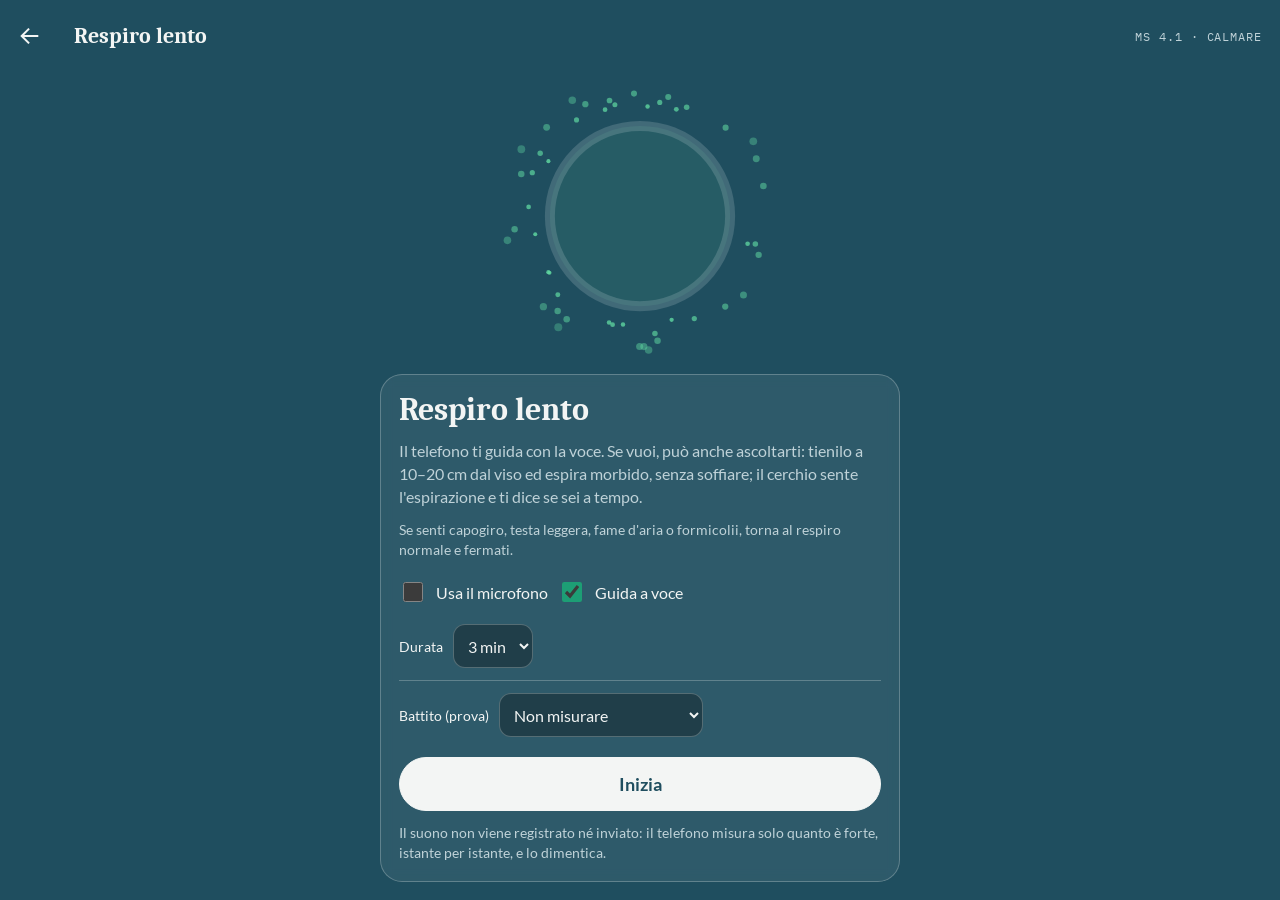
<file: respiro.html>
<!doctype html>
<html lang="it">
<head>
<meta charset="utf-8">
<meta name="viewport" content="width=device-width, initial-scale=1, viewport-fit=cover">
<meta name="theme-color" content="#1f4e5f">
<title>Respiro guidato · Neuro Movement Snack</title>
<link rel="manifest" href="manifest.webmanifest">
<link rel="icon" href="icon-192.png">
<link rel="stylesheet" href="fonts/fonts.css">
<style>
/* Respiro guidato: tela a tutto schermo, il corpo al centro, il testo resta in basso. Notte calda, teal per inspirare, ambra per espirare. */
:root{
  --night:#1f4e5f; --ink:#f3f5f4; --dim:#bfd2d8; --teal:#1d9e75; --amber:#c68a18; --panel:rgba(255,255,255,.07); --line:rgba(243,245,244,.25);
  --display:"Caladea", Cambria, Georgia, serif; --body:"Lato", Calibri, system-ui, sans-serif; --mono:"IBM Plex Mono", ui-monospace, monospace;
  color-scheme:dark;
}
*{box-sizing:border-box}
html,body{height:100%;margin:0}
body{background:var(--night);color:var(--ink);font-family:var(--body);overflow:hidden}
[hidden]{display:none!important}
#cv{position:fixed;inset:0;width:100%;height:100%;display:block}
.ui{position:fixed;inset:0;display:flex;flex-direction:column;
  padding:calc(env(safe-area-inset-top,0px) + 14px) max(18px,env(safe-area-inset-right,0px)) calc(env(safe-area-inset-bottom,0px) + 18px) max(18px,env(safe-area-inset-left,0px));pointer-events:none}
.ui > *{pointer-events:auto}
.top{display:flex;align-items:center;justify-content:space-between;gap:12px}
.back{display:inline-flex;align-items:center;gap:8px;color:var(--ink);text-decoration:none;font-size:1rem;min-height:44px}
.tag{font-family:var(--mono);font-size:.72rem;letter-spacing:.08em;color:var(--dim)}
.panel,.livebar,.top{flex-shrink:0}
.center{flex:1;min-height:0;display:flex;flex-direction:column;align-items:center;justify-content:center;text-align:center;gap:6px;pointer-events:none}
.phase{font-family:var(--display);font-weight:400;font-size:clamp(2.6rem,12vw,4.2rem);line-height:1;letter-spacing:.01em}
.count{font-family:var(--display);font-weight:700;font-size:clamp(3rem,16vw,5rem);line-height:1}
.hint{min-height:1.4em;font-size:1.05rem;color:var(--dim);max-width:30ch;margin-top:min(26vw,100px)}
.phase:empty,.count:empty{min-height:1em}
.panel{background:var(--panel);border:1px solid var(--line);border-radius:22px;padding:18px;display:grid;gap:12px;max-width:520px;width:100%;margin:0 auto;backdrop-filter:blur(6px);max-height:calc(100dvh - 100px);overflow-y:auto}
.panel h1{font-family:var(--display);font-weight:700;font-size:2rem;margin:0;line-height:1.05}
.panel p{margin:0;line-height:1.45;color:var(--dim)}
.btn{font:inherit;font-weight:600;font-size:1.1rem;min-height:54px;border-radius:999px;border:1px solid var(--line);background:transparent;color:var(--ink);padding:0 22px;cursor:pointer}
.btn.primary{background:var(--ink);color:var(--night);border-color:var(--ink)}
.btn:focus-visible,select:focus-visible,input:focus-visible,a:focus-visible{outline:3px solid var(--teal);outline-offset:3px}
.row{display:flex;gap:10px;flex-wrap:wrap;align-items:center}
.row .btn{flex:1}
label.opt{display:flex;align-items:center;gap:10px;min-height:40px;color:var(--ink)}
label.opt input{width:20px;height:20px;accent-color:var(--teal)}
select{font:inherit;min-height:44px;border-radius:12px;border:1px solid var(--line);background:rgba(0,0,0,.3);color:var(--ink);padding:0 10px}
.meter{display:flex;align-items:center;gap:10px;font-family:var(--mono);font-size:.75rem;color:var(--dim)}
.meter .bar{flex:1;height:6px;border-radius:3px;background:rgba(255,255,255,.12);overflow:hidden;position:relative}
.meter .bar i{position:absolute;left:0;top:0;bottom:0;width:0;background:var(--amber)}
.meter .bar b{position:absolute;top:-3px;bottom:-3px;width:2px;background:var(--ink)}
.stats{display:grid;gap:8px}
.stat{display:grid;grid-template-columns:minmax(0,7.5rem) 1fr;align-items:center;gap:12px;background:#ffffff;color:#2f3437;border-radius:12px;padding:8px 16px}
.stat b{font-family:var(--display);font-weight:700;font-size:2.6rem;line-height:1.1;color:#14785a;font-variant-numeric:tabular-nums}
.stat span{font-size:1rem}
.eyebrow{font-size:.72rem;font-weight:700;letter-spacing:.16em;text-transform:uppercase;color:#7fd4b3;margin:0}
.ttl{font-family:var(--display);font-weight:700;font-size:1.35rem;flex:1}
.top .back{min-width:44px}
/* sincronia e forma d'onda */
.sync{display:grid;justify-items:center;gap:0;text-align:center}
.sync span{font-size:1.05rem;color:var(--ink)}
.sync b{font-family:var(--display);font-weight:700;font-size:3.2rem;line-height:1.05;color:#7fd4b3;font-variant-numeric:tabular-nums}
.wave{display:flex;align-items:center;gap:14px;border:1px solid var(--line);border-radius:14px;padding:10px 16px;min-height:58px}
.bars{display:flex;align-items:center;gap:3px;height:34px}
.bars i{width:4px;border-radius:2px;background:#7fd4b3;height:4px;transition:height .08s linear}
.wave #hear{font-size:.8rem;font-weight:700;letter-spacing:.16em;flex:1;white-space:nowrap}
.wave .rate{white-space:nowrap}
.wave .rate{font-family:var(--mono);font-size:.72rem;color:var(--dim)}
.small{font-size:.86rem}
.livebar{display:grid;gap:10px;max-width:520px;width:100%;margin:0 auto}
/* battito (prova) */
.hrpick{display:grid;gap:8px;border-top:1px solid var(--line);padding-top:12px}
.hrpick .row label{color:var(--ink)}
.hrlive{display:grid;gap:6px;border:1px solid var(--line);border-radius:14px;padding:10px 14px}
.hrhead{display:flex;align-items:baseline;justify-content:space-between;gap:10px;flex-wrap:wrap}
.hrhead b{font-family:var(--display);font-weight:700;font-size:1.9rem;line-height:1;font-variant-numeric:tabular-nums}
.hrhead b small{font-family:var(--body);font-size:.8rem;font-weight:400;color:var(--dim);margin-left:4px}
.hrhead span{font-size:.85rem;color:var(--dim)}
.hrhead span em{font-style:normal;color:#7fd4b3;font-weight:700}
#hrCv{width:100%;height:84px;display:block}
.hrleg{display:flex;gap:14px;font-size:.75rem;color:var(--dim)}
.hrleg i{display:inline-block;width:10px;height:10px;border-radius:2px;margin-right:5px;vertical-align:-1px}
#hrMsg:empty{display:none}
.syncrow{display:flex;align-items:center;gap:10px;flex-wrap:wrap}
.sypill{font-size:.78rem;font-weight:700;letter-spacing:.1em;text-transform:uppercase;border:1px solid var(--line);border-radius:999px;padding:4px 12px;color:var(--dim)}
.sypill[data-l="media"]{border-color:#7fd4b3;color:#7fd4b3}
.sypill[data-l="alta"]{background:#7fd4b3;border-color:#7fd4b3;color:#173c49}
#syTxt{font-size:.9rem;color:var(--ink)}
.hbrun{display:grid;gap:6px;justify-items:start}
.hbnow{font-family:var(--display);font-weight:700;font-size:2rem;line-height:1}
.cells{display:grid;grid-template-columns:repeat(auto-fit,minmax(130px,1fr));gap:8px}
.cell{background:#ffffff;color:#2f3437;border-radius:12px;padding:8px 14px}
.cell b{display:block;font-family:var(--display);font-size:1.6rem;color:#14785a}
.cell span{font-size:.68rem;font-weight:700;letter-spacing:.08em}
.muted{color:var(--dim)}
.savebox{display:grid;gap:10px;border-top:1px solid var(--line);padding-top:12px}
.savebox .rg{display:grid;grid-template-columns:7rem 1fr 2rem;align-items:center;gap:8px}
.savebox input[type=range]{width:100%;accent-color:var(--teal)}
@media (prefers-reduced-motion: reduce){ .panel{backdrop-filter:none} }
</style>
</head>
<body>
<canvas id="cv" aria-hidden="true"></canvas>

<div class="ui">
  <div class="top">
    <a class="back" href="./" aria-label="Torna all'app"><svg width="24" height="24" viewBox="0 0 26 26" fill="none" stroke="currentColor" stroke-width="2.2" aria-hidden="true"><path d="M22 13H5M12 5l-8 8 8 8"/></svg></a>
    <span class="ttl" id="ttl">Respiro guidato</span>
    <span class="tag" id="tag">MS 4.1 · CALMARE</span>
  </div>

  <div class="center" id="centerBox" aria-live="polite">
    <p class="phase" id="phase"></p>
    <p class="count" id="count"></p>
    <p class="hint" id="hint"></p>
  </div>

  <!-- Inizio -->
  <div class="panel" id="intro">
    <h1 id="title">Respiro lento</h1>
    <p>Il telefono ti guida con la voce. Se vuoi, può anche ascoltarti: tienilo a 10–20 cm dal viso ed espira morbido, senza soffiare; il cerchio sente l'espirazione e ti dice se sei a tempo.</p>
    <p class="small">Se senti capogiro, testa leggera, fame d'aria o formicolii, torna al respiro normale e fermati.</p>
    <div class="row">
      <label class="opt"><input type="checkbox" id="optMic"> Usa il microfono</label>
      <label class="opt"><input type="checkbox" id="optVoice" checked> Guida a voce</label>
    </div>
    <div class="row">
      <label for="dur" class="small">Durata</label>
      <select id="dur"><option value="1">1 min</option><option value="3" selected>3 min</option><option value="5">5 min</option></select>
    </div>
    <div class="hrpick">
      <div class="row">
        <label for="hrSrc" class="small">Battito (prova)</label>
        <select id="hrSrc"><option value="none">Non misurare</option><option value="ble">Fascia cardio Bluetooth</option><option value="cam">Dito sulla fotocamera</option></select>
      </div>
      <button class="btn" id="hrConnect" hidden>Collega la fascia</button>
      <p class="small" id="hrNote"></p>
      <p class="small" id="hrSafe" hidden></p>
      <div id="rbPreBox" hidden><button class="btn" id="rbGoPre">Misura il battito prima · 1 minuto</button><div id="rbRunPre"></div></div>
    </div>
    <button class="btn primary" id="go">Inizia</button>
    <p class="small">Il suono non viene registrato né inviato: il telefono misura solo quanto è forte, istante per istante, e lo dimentica.</p>
  </div>

  <!-- Taratura -->
  <div class="panel" id="calib" hidden>
    <h1 id="calTitle">Un attimo di silenzio</h1>
    <p id="calText">Sto ascoltando il rumore della stanza per 3 secondi.</p>
    <div class="meter"><span>LIVELLO</span><span class="bar"><i id="calLvl"></i></span></div>
  </div>

  <!-- In corso -->
  <div class="livebar" id="live" hidden>
    <div class="sync" id="syncBox" hidden><span>a tempo con la guida</span><b id="syncPct" class="num">–</b></div>
    <div class="wave" id="liveMeter"><span class="bars" id="bars" aria-hidden="true"></span><span id="hear">IN ASCOLTO</span><span id="rate" class="rate">– resp/min</span></div>
    <div class="hrlive" id="hrLive" hidden>
      <div class="hrhead"><b id="hrBpm">–<small>battiti/min</small></b><span>onda del respiro nel battito: <em id="hrWave">–</em></span></div>
      <div class="syncrow"><span class="sypill" id="syPill" data-l="">sintonia –</span><span id="syTxt">Serve circa mezzo minuto di battiti.</span></div>
      <canvas id="hrCv" role="img" aria-label="Andamento del battito nell'ultimo minuto"></canvas>
      <div class="hrleg"><span><i style="background:rgba(95,214,160,.5)"></i>inspira</span><span><i style="background:rgba(226,170,70,.5)"></i>espira</span><span>ultimo minuto</span></div>
      <p class="small" id="hrMsg" aria-live="polite"></p>
      <button class="btn" id="hrTorch" hidden>Accendi la torcia</button>
      <p class="small" id="hrDbg" hidden style="font-family:var(--mono);color:var(--dim)"></p>
    </div>
    <div class="row"><button class="btn" id="pause">Pausa</button><button class="btn" id="stop">Concludi</button></div>
  </div>

  <!-- Fine -->
  <div class="panel" id="end" hidden>
    <div><p class="eyebrow">La tua pausa</p><h1>Fatto</h1></div>
    <div class="stats">
      <div class="stat"><b id="sBreaths">–</b><span>respiri</span></div>
      <div class="stat"><b id="sRate">–</b><span>respiri al minuto</span></div>
      <div class="stat"><b id="sSync">–</b><span>a tempo con la guida</span></div>
      <div class="stat" id="stHr" hidden><b id="sHr">–</b><span>battiti al minuto, in media</span></div>
      <div class="stat" id="stSyHi" hidden><b id="sSyHi">–</b><span>minuti con il battito in sintonia con il respiro</span></div>
      <div class="stat" id="stSyTr" hidden><b id="sSyTr" style="font-size:1.6rem">–</b><span>sintonia: dall'inizio alla fine</span></div>
      <div class="stat" id="stWave" hidden><b id="sWave">–</b><span>onda del respiro nel battito (battiti/min)</span></div>
    </div>
    <p id="endNote"></p>
    <p class="small" id="hrEndNote" hidden>L'onda del respiro nel battito è la differenza tra il battito più alto (di solito inspirando) e il più basso (espirando) in ogni respiro. Con il respiro lento tende ad allargarsi. È un riscontro per te, non una misura medica, e non viene salvato. La sintonia dice quanto il battito segue il respiro della guida in modo regolare: indica che l'esercizio sta funzionando, non quanto sei rilassato, e le soglie sono ancora provvisorie. Come ti senti adesso? Annotalo nel diario: è il dato che conta di più.</p>
    <p class="small">Il microfono sente il rumore dell'espirazione: non misura il battito. Gli studi sul respiro lento indicano un ritmo di circa 4,5–7 respiri al minuto (MS 4.1).</p>
    <div class="savebox" id="saveBox">
      <div id="rbAfter" hidden><button class="btn" id="rbConn" hidden>Collega la fascia</button><button class="btn" id="rbGoPost">Misura il battito dopo · 1 minuto</button><div id="rbRunPost"></div></div>
      <p class="eyebrow">Nel diario</p>
      <div id="rbPreAsk" hidden>
        <div class="rg"><label for="rpe" class="small">Energia prima</label><input type="range" id="rpe" min="0" max="10" value="5"><b id="rpeV">5</b></div>
        <div class="rg"><label for="rpt" class="small">Tensione prima</label><input type="range" id="rpt" min="0" max="10" value="5"><b id="rptV">5</b></div>
      </div>
      <div class="rg"><label for="rae" class="small">Energia adesso</label><input type="range" id="rae" min="0" max="10" value="5"><b id="raeV">5</b></div>
      <div class="rg"><label for="rat" class="small">Tensione adesso</label><input type="range" id="rat" min="0" max="10" value="5"><b id="ratV">5</b></div>
      <button class="btn primary" id="rbSave">Salva nel diario</button>
    </div>
    <div class="row"><button class="btn" id="again">Ricomincia</button><a class="btn primary" href="./" style="display:flex;align-items:center;justify-content:center;text-decoration:none">Torna all'app</a></div>
  </div>
</div>

<script src="battito.js"></script>
<script>
// ---------- Esercizi di respirazione (dalla mappa studi-esercizi) ----------
const PATTERNS = {
  respiro: {name:"Respiro lento", tag:"MS 4.1 · CALMARE", phases:[{k:"in",l:"Inspira",s:4},{k:"out",l:"Espira",s:6}]},
  guidato: {name:"Respiro guidato", tag:"MS 4.2 · CALMARE", phases:[{k:"in",l:"Inspira",s:4},{k:"out",l:"Espira",s:6}]},
  sospiro: {name:"Sospiro ciclico", tag:"PS · CALMARE", phases:[{k:"in",l:"Inspira dal naso",s:2.5},{k:"in",l:"Ancora un piccolo respiro",s:1},{k:"out",l:"Espira dalla bocca",s:6}]}
};
const exId = new URLSearchParams(location.search).get("ex");
const P = PATTERNS[exId] || PATTERNS.respiro;
const $ = id => document.getElementById(id);
$("title").textContent = P.name; $("ttl").textContent = P.name; $("tag").textContent = P.tag;
// forma d'onda: 18 barre che seguono il livello del soffio
const BARS = 18, hist = new Array(BARS).fill(0);
$("bars").innerHTML = "<i></i>".repeat(BARS);
const reduced = matchMedia("(prefers-reduced-motion: reduce)").matches;

// ---------- Microfono: livello del soffio, nient'altro ----------
let ctx=null, an=null, stream=null, buf=null, lvl=0, floor=0.002, thr=0.01, breathing=false;
async function startMic(){
  stream = await navigator.mediaDevices.getUserMedia({audio:{echoCancellation:true, noiseSuppression:false, autoGainControl:false}});
  ctx = new (window.AudioContext||window.webkitAudioContext)();
  const src = ctx.createMediaStreamSource(stream);
  an = ctx.createAnalyser(); an.fftSize = 1024; src.connect(an);
  buf = new Float32Array(an.fftSize);
}
function readLevel(){
  if(!an) return 0;
  an.getFloatTimeDomainData(buf);
  let s=0; for(let i=0;i<buf.length;i++) s+=buf[i]*buf[i];
  const rms=Math.sqrt(s/buf.length);
  lvl = lvl*0.8 + rms*0.2;
  return lvl;
}
function stopMic(){ try{ stream?.getTracks().forEach(t=>t.stop()); ctx?.close(); }catch(e){} an=null; stream=null; ctx=null; }
const sleep = ms => new Promise(r=>setTimeout(r,ms));
async function sample(ms, bar){
  const vals=[]; const t0=performance.now();
  while(performance.now()-t0<ms){ const v=readLevel(); vals.push(v); if(bar) $(bar).style.width=Math.min(100,v/Math.max(thr*2,0.02)*100)+"%"; await sleep(50); }
  vals.sort((a,b)=>a-b); return vals;
}
async function calibrate(){
  show("calib");
  $("calTitle").textContent="Un attimo di silenzio"; $("calText").textContent="Ascolto il rumore della stanza per 3 secondi.";
  const q = await sample(3000,"calLvl");
  floor = q[Math.floor(q.length*0.5)] || 0.002;
  $("calTitle").textContent="Ora espira piano, senza soffiare"; $("calText").textContent="Un'espirazione lunga e morbida, a bocca socchiusa, per 3 secondi.";
  speak("Ora espira piano, senza soffiare");
  await sleep(600);
  const b = await sample(3000,"calLvl");
  const blow = b[Math.floor(b.length*0.8)] || floor;
  if(blow < floor*1.6){ return false; }
  thr = floor + (blow-floor)*0.3;
  return true;
}

// ---------- Voce ----------
let speakingUntil = 0;
function speak(text){
  if(!$("optVoice").checked || !("speechSynthesis" in window)) return;
  try{
    speechSynthesis.cancel();
    const u = new SpeechSynthesisUtterance(text); u.lang="it-IT"; u.rate=0.9; u.pitch=0.95;
    const v = speechSynthesis.getVoices().find(v=>v.lang && v.lang.startsWith("it")); if(v) u.voice=v;
    // mentre parla, il microfono non conta il soffio
    speakingUntil = performance.now() + 1200;
    u.onend = () => { speakingUntil = performance.now() + 250; };
    speechSynthesis.speak(u);
  }catch(e){}
}

// ---------- Sessione ----------
let S=null, raf=0, wake=null;
function show(id){ ["intro","calib","live","end"].forEach(k=>$(k).hidden = k!==id); }
async function go(){
  const useMic = $("optMic").checked;
  if(useMic){
    try{ await startMic(); }
    catch(e){ $("hint").textContent="Microfono non disponibile: ti guido solo con la voce e il cerchio."; }
    if(an){ const ok = await calibrate(); if(!ok){ stopMic(); $("hint").textContent="Non sento l'espirazione: continuo senza microfono. Prova ad avvicinare il telefono."; } }
  }
  await hrStart();
  try{ wake = await navigator.wakeLock?.request("screen"); }catch(e){}
  $("pause").textContent="Pausa";
  S = {cyc:[], phLog:[], pauses:[], dur:+$("dur").value*60000, t0:performance.now(), paused:0, pauseAt:0, idx:0, phaseT0:performance.now(),
       match:0, total:0, exhales:[], onAt:0, ph:{in:0,inLoud:0,out:0,outLoud:0}, feedback:""};
  $("liveMeter").hidden = !an; $("syncBox").hidden = !an; $("syncPct").textContent="–";
  show("live"); startPhase();
  cancelAnimationFrame(raf); raf=requestAnimationFrame(loop);
}
function phase(){ return P.phases[S.idx % P.phases.length]; }
function startPhase(){
  const p=phase(); S.phaseT0=performance.now(); S.ph={in:0,inLoud:0,out:0,outLoud:0};
  S.phLog.push({t:S.phaseT0, k:p.k}); if(S.phLog.length>200) S.phLog.shift();
  if(S.idx % P.phases.length===0) S.cyc.push(S.phaseT0);
  $("phase").textContent=p.l;
  const cue = (typeof SYNC!=="undefined" && SYNC.cue) ? ". "+SYNC.cue : ""; if(cue) SYNC.cue="";
  speak(p.l+cue);
}
function endPhase(){
  // un consiglio breve, solo se il microfono è attivo
  const p=phase();
  if(an){
    if(p.k==="out" && S.ph.out>0){ const f=S.ph.outLoud/S.ph.out; S.feedback = f<0.35 ? "Espira più a lungo, fino a quando il cerchio è piccolo" : (f>0.7 ? "Bene, espirazione lunga" : ""); }
    if(p.k==="in" && S.ph.in>0){ const f=S.ph.inLoud/S.ph.in; if(f>0.5) S.feedback="Sento ancora espirare: inspira in silenzio dal naso"; }
    $("hint").textContent=S.feedback;
  }
  S.idx++;
  // si chiude sempre alla fine di un ciclo completo
  if(performance.now()-S.t0-S.paused>=S.dur && S.idx%P.phases.length===0){ finish(true); return; }
  startPhase();
}
// la logica gira a 20 Hz con un timer, il disegno con requestAnimationFrame:
// così i tempi restano giusti anche se il browser rallenta le animazioni
let last=performance.now(), lastDraw=performance.now();
setInterval(()=>tick(performance.now()), 50);
function loop(now){
  const dt=Math.min(0.1,(now-lastDraw)/1000); lastDraw=now;
  draw(now, dt);
  raf=requestAnimationFrame(loop);
}
function tick(now){
  const dt=Math.min(0.5,(now-last)/1000); last=now;
  if(S && !S.pauseAt){
    const p=phase(), el=(now-S.phaseT0)/1000;
    const left=Math.max(1,Math.ceil(p.s-el)); $("count").textContent=left;
    if(an){
      const v=readLevel();
      // isteresi: si accende sopra la soglia, si spegne sotto il 75%
      const was=breathing; breathing = breathing ? v>thr*0.75 : v>thr;
      if(breathing && !was) S.onAt=now;
      if(!breathing && was && now-S.onAt>800) S.exhales.push(now);
      hist.shift(); hist.push(Math.min(1, v/Math.max(thr*2,0.02)));
      const bars=$("bars").children;
      for(let k=0;k<BARS;k++){ const c=1-Math.abs(k-(BARS-1)/2)/(BARS/2)*0.5; bars[k].style.height=(4+hist[k]*30*c)+"px"; }
      $("hear").textContent = breathing ? "TI SENTO" : "IN ASCOLTO";
      if(S.total>3) $("syncPct").textContent=Math.round(S.match/S.total*100)+"%";
      if(now>speakingUntil){
        S.total+=dt;
        if(p.k==="out"){ S.ph.out+=dt; if(breathing){ S.ph.outLoud+=dt; S.match+=dt; } }
        else { S.ph.in+=dt; if(breathing) S.ph.inLoud+=dt; else S.match+=dt; }
      }
      const recent=S.exhales.filter(t=>now-t<60000), span=Math.min(60,(now-S.t0-S.paused)/1000);
      if(span>20 && recent.length>1) $("rate").textContent=(recent.length/span*60).toFixed(1).replace(".",",")+" resp/min";
    }
    if(HR.on) hrTick(now);
    if(el>=p.s) endPhase();
  }
}
function finish(complete){
  const pausing=S.pauseAt ? performance.now()-S.pauseAt : 0; // se concludi in pausa, la pausa non conta
  const elapsedMin=(performance.now()-S.t0-S.paused-pausing)/60000;
  const cycle=P.phases.reduce((a,p)=>a+p.s,0);
  const guided=Math.round(elapsedMin*60/cycle);
  if(an){
    $("sBreaths").textContent=S.exhales.length;
    const r=S.exhales.length/Math.max(elapsedMin,0.1);
    $("sRate").textContent = elapsedMin>=1 ? r.toFixed(1).replace(".",",") : "–";
    $("sSync").textContent=S.total>0?Math.round(S.match/S.total*100)+"%":"–";
    $("endNote").textContent = elapsedMin<1 ? "Sessione troppo breve per calcolare il ritmo: serve almeno un minuto." :
      r>=4.5 && r<=7 ? "Il tuo ritmo è nella fascia del respiro lento studiata negli esperimenti." :
      (r>7 ? "Il tuo ritmo è un po' più veloce della guida: la prossima volta allunga l'espirazione." : "Ho sentito pochi respiri: forse il telefono era lontano o l'espirazione molto silenziosa.");
  } else {
    $("sBreaths").textContent=guided; $("sRate").textContent=(60/cycle).toFixed(1).replace(".",","); $("sSync").textContent="–";
    $("endNote").textContent="Senza microfono conto i respiri guidati, non quelli che hai fatto davvero.";
  }
  if(complete) S.cyc.push(performance.now()); hrFinish();             // un respiro a metà non conta
  speak("Fatto. Ottimo lavoro.");
  stopMic(); try{ wake?.release(); }catch(e){}
  S=null; $("phase").textContent=""; $("count").textContent=""; $("hint").textContent="";
  show("end"); rbEndSetup();
}

// ---------- Battito (prova): la lettura dei sensori è in battito.js ----------
// Qui il battito resta in memoria solo durante l'esercizio: non viene salvato né inviato.
function hrMsg(t){ $("hrMsg").textContent=t||""; }
function hrNote(){
  const v=$("hrSrc").value, ble=!!navigator.bluetooth;
  $("hrConnect").hidden = v!=="ble" || !ble;
  $("hrConnect").textContent = HR.dev ? "Collegata: "+(HR.dev.name||"fascia")+" · cambia" : "Collega la fascia";
  $("hrSafe").hidden = v==="none";
  $("hrNote").textContent =
    v==="ble" ? (ble ? "Inumidisci gli elettrodi, indossa la fascia sul petto e premi Collega. Il battito resta su questo dispositivo e non viene salvato."
                     : "Questo browser non si collega alle fasce. Su iPhone e iPad Safari non lo permette: apri l'app con il browser gratuito Bluefy. Su Android usa Chrome, su computer Chrome o Edge.")
    : v==="cam" ? "Durante l'esercizio appoggia la punta dell'indice sulla fotocamera posteriore, coprendo anche il flash, senza premere, e resta fermo. Il telefono legge solo il colore del dito: le immagini non vengono salvate. È meno precisa della fascia."
    : "";
}
$("hrSrc").addEventListener("change", hrNote);
$("hrTorch").addEventListener("click", async ()=>{ $("hrTorch").disabled=true;
  try{ await HR.track?.applyConstraints({advanced:[{torch:false}]}); }catch(e){}
  HR.torch = await torchOn(HR.track); $("hrTorch").disabled=false; });
// per le prove: ?hr=cam (o ble) sceglie già il sensore, ?debug=1 mostra i valori grezzi
const QP = new URLSearchParams(location.search), DEBUG = QP.get("debug")==="1"; HR.debug = DEBUG;
if(["cam","ble"].includes(QP.get("hr"))) $("hrSrc").value = QP.get("hr");
$("hrConnect").addEventListener("click", connectStrap);
hrNote();

async function connectStrap(){
  try{
    await hbConnect();
    $("hrNote").textContent="Fascia collegata. Il battito resta su questo dispositivo e non viene salvato.";
  }catch(e){
    $("hrNote").textContent = e.name==="NotFoundError" ? "Nessuna fascia scelta. Controlla che sia indossata (si accende a contatto con la pelle) e riprova." : "Non riesco a collegarmi alla fascia ("+e.message+").";
  }
  $("hrConnect").hidden=false; $("hrConnect").textContent = HR.dev ? "Collegata: "+(HR.dev.name||"fascia")+" · cambia" : "Collega la fascia";
  rbPreUi();
}
$("hrSafe").textContent = HB_SAFE;
HR.onDisconnect = ()=>{ hrMsg("La fascia si è scollegata."); hrNote(); rbPreUi(); };
async function hrStart(){
  hbCancel(); syReset();
  HR.src=$("hrSrc").value; HR.beats=[]; HR.rej=0; HR.rejIbi=0; HR.status=""; HR.on=false; hrMsg("");
  if(HR.src==="cam"){
    try{ await startCam(); HR.on=true;
      if(HR.torch===false) hrMsg("Non riesco ad accendere la torcia: premi «Accendi la torcia» o avvicina il dito a una luce forte."); }
    catch(e){ hrMsg("Fotocamera non disponibile: continuo senza battito."); }
  } else if(HR.src==="ble"){
    if(HR.dev) HR.on=true; else hrMsg("Fascia non collegata: continuo senza battito.");
  }
  $("hrLive").hidden=!HR.on;
}
// onda del respiro nel battito: per ogni respiro completo, battito più alto meno battito più basso
// (sui battiti puliti; con la fotocamera anche una mediana su 3 battiti; salto i respiri con una pausa)
function hrWaves(){
  const c=S.cyc, out=[], cb=cleanBeats(HR.beats), pz=S.pauses||[];
  for(let i=0;i+1<c.length;i++){
    if(pz.some(p=>p.a<c[i+1] && p.b>c[i])) continue;
    const hs=cb.filter(x=>x.t>=c[i] && x.t<c[i+1]).map(x=>x.hr);
    if(hs.length<4) continue;
    const sm = HR.src==="cam" ? hs.map((v,k)=>median(hs.slice(Math.max(0,k-1),k+2))) : hs;   // la fotocamera ha più rumore
    out.push(Math.max(...sm)-Math.min(...sm));
  }
  return out;
}
const fmt1 = v => v.toFixed(1).replace(".",",");
function hrTick(now){
  const b=HR.beats, lastT=b.length ? b[b.length-1].t : 0;
  const fresh = b.length>=3 && now-lastT<4000;
  if(HR.src==="cam" && HR.fr && now-HR.camAt>3000){                 // fotocamera lenta o ferma
    HR.fps = HR.fr.filter(x=>now-x<2000).length/2;
    if(HR.fps<15) HR.status="slow"; else if(HR.status==="slow") HR.status="warm"; }
  $("hrBpm").firstChild.textContent = fresh ? Math.round(median(b.slice(-5).map(x=>x.hr))) : "–";
  const w=hrWaves().slice(-3); $("hrWave").textContent = w.length ? fmt1(w.reduce((a,x)=>a+x,0)/w.length) : "–";
  if(HR.src==="cam") hrMsg(HR.status==="slow" ? `La fotocamera va troppo lenta (${Math.round(HR.fps)} fotogrammi al secondo): il battito non si legge bene su questo telefono.` :
                           HR.status==="nofinger" ? "Appoggia il dito sulla fotocamera, coprendo anche il flash." :
                           HR.status==="warm" ? "Sto cercando il battito: resta fermo." :
                           (!fresh ? (HR.torch===false ? "Il segnale è debole perché la torcia è spenta: premi «Accendi la torcia», oppure punta il dito verso una lampada." : "Il segnale è debole: premi un po' meno e tieni fermo il dito.") : (HR.torch!==false?"":"Torcia spenta: tieni il dito vicino a una luce.")));
  else if(HR.src==="ble") hrMsg(!HR.dev ? "La fascia si è scollegata." : (now-HR.liveAt>5000 ? "Non ricevo dati: controlla che la fascia tocchi bene la pelle." : ""));
  $("hrTorch").hidden = !(HR.src==="cam" && HR.torch===false);
  syncTick(now);
  drawHr(now);
  if(DEBUG){ $("hrDbg").hidden=false; const D=HR.dbg||{frames:[]};
    $("hrDbg").textContent = HR.src==="cam"
      ? `torcia ${HR.torch===true?"sì":HR.torch===null?"forse":"no"} (flash ${HR.torchCap?"sì":"no"}) · ${HR.camLabel||"fotocamera"} · ${D.frames.length} fps · R ${Math.round(D.r||0)} G ${Math.round(D.g||0)} B ${Math.round(D.b||0)} · stato ${HR.status||"-"} · battiti ${HR.beats.length}`
      : `fascia ${HR.dev?"sì":"no"} · ultimo dato ${HR.liveAt?Math.round((now-HR.liveAt)/1000)+" s fa":"-"} · battiti ${HR.beats.length}`; }
}
function drawHr(now){
  const c=$("hrCv"), w=c.clientWidth, h=c.clientHeight, d=Math.min(2,devicePixelRatio||1);
  if(!w) return;
  if(c.width!==Math.round(w*d)){ c.width=Math.round(w*d); c.height=Math.round(h*d); }
  const x=c.getContext("2d"); x.setTransform(d,0,0,d,0,0); x.clearRect(0,0,w,h);
  const span=60000, t0=now-span, X=t=>(t-t0)/span*w, L=S.phLog;
  for(let i=0;i<L.length;i++){
    const a=Math.max(L[i].t,t0), e=i+1<L.length ? L[i+1].t : now; if(e<t0) continue;
    if(L[i].k==="pause") continue;
    x.fillStyle = L[i].k==="in" ? "rgba(95,214,160,.18)" : "rgba(226,170,70,.18)"; x.fillRect(X(a),0,X(e)-X(a),h);
  }
  const p=HR.beats.filter(q=>q.t>=t0); if(p.length<2) return;
  let lo=Math.min(...p.map(q=>q.hr)), hi=Math.max(...p.map(q=>q.hr));
  if(hi-lo<10){ const m=(hi+lo)/2; lo=m-5; hi=m+5; }
  const Y=v=>h-6-(v-lo)/(hi-lo)*(h-12);
  x.strokeStyle="#f3f5f4"; x.lineWidth=2; x.lineJoin="round"; x.beginPath();
  p.forEach((q,i)=> i ? x.lineTo(X(q.t),Y(q.hr)) : x.moveTo(X(q.t),Y(q.hr))); x.stroke();
  x.fillStyle="rgba(243,245,244,.7)"; x.font="11px 'IBM Plex Mono', monospace";
  x.fillText(Math.round(hi),4,12); x.fillText(Math.round(lo),4,h-4);
}

// ---------- Sintonia respiro-battito ----------
// Ispirata al rapporto di coerenza pubblicato da HeartMath (oscillazione sul ritmo del respiro ÷ resto),
// ma su 32 secondi e cercando l'onda al ritmo della guida, così risponde prima.
// Non misura il rilassamento: dice se il battito segue il respiro in modo regolare. Soglie provvisorie.
const CYCLE_S = P.phases.reduce((a,p)=>a+p.s,0), F0 = 1/CYCLE_S;
const SY_LEVELS = ["bassa","media","alta"], SY_MIN = {media:1, alta:3};
const SY_TIPS = ["Allunga l'espirazione, senza forzare.", "Lascia scendere le spalle.", "Respira piano, come se il respiro arrivasse da solo."];
const SYNC = {};
function syReset(){ Object.assign(SYNC, {level:null, ratio:null, at:0, hist:[], lastCue:-1e9, lowSince:0, tip:0, time:{bassa:0,media:0,alta:0}, first:null, last:null, lastTick:0, raws:[], raw:null, cue:"", tipAt:0}); }
syReset();
const SY_WIN = 32000, SY_EVERY = 3000;
function syncCompute(now, beats){
  const b0 = beats.filter(x=>x.t>=now-SY_WIN);
  for(let i=1;i<b0.length;i++) if(b0[i].t-b0[i-1].t>3000) return {bad:true}; // segnale davvero interrotto
  const b = cleanBeats(b0);
  const span = b.length>1 ? b[b.length-1].t-b[0].t : 0;
  if(b.length<18 || span<24000) return null;                          // troppo pochi dati
  // battito ricampionato a 4 Hz, senza media e tendenza lineare
  const fs=4, t0=b[0].t, n=Math.floor(span/1000*fs), x=new Float64Array(n);
  let j=0;
  for(let i=0;i<n;i++){ const t=t0+i*1000/fs; while(j<b.length-2 && b[j+1].t<t) j++;
    const a=b[j], c=b[j+1], u=Math.max(0,Math.min(1,(t-a.t)/Math.max(1,c.t-a.t))); x[i]=a.hr+(c.hr-a.hr)*u; }
  let sx=0, sy=0, sxx=0, sxy=0; for(let i=0;i<n;i++){ sx+=i; sy+=x[i]; sxx+=i*i; sxy+=i*x[i]; }
  const k=(n*sxy-sx*sy)/(n*sxx-sx*sx), q=(sy-k*sx)/n;
  let tot=0; for(let i=0;i<n;i++){ x[i]-=k*i+q; tot+=x[i]*x[i]; }
  if(tot<=1e-9) return {ratio:0, f:F0};
  // conosco il ritmo della guida: cerco l'onda a quel ritmo (±0,02 Hz) che spiega più oscillazione del battito
  let best={r2:0, f:F0};
  for(let f=Math.max(0.04,F0-0.02); f<=F0+0.02001; f+=0.002){
    const w=2*Math.PI*f/fs; let ss=0, cc=0, sc=0, xs=0, xc=0;
    for(let i=0;i<n;i++){ const si=Math.sin(w*i), ci=Math.cos(w*i); ss+=si*si; cc+=ci*ci; sc+=si*ci; xs+=x[i]*si; xc+=x[i]*ci; }
    const det=ss*cc-sc*sc; if(det<=0) continue;
    const A=(xs*cc-xc*sc)/det, B=(xc*ss-xs*sc)/det, r2=(A*xs+B*xc)/tot;
    if(r2>best.r2) best={r2, f};
  }
  // come nel rapporto di coerenza: oscillazione sul ritmo del respiro ÷ tutto il resto
  const r2=Math.min(0.999,best.r2);
  return {ratio: r2/(1-r2), f:best.f};
}
function syLevel(r){ return r>=SY_MIN.alta ? "alta" : r>=SY_MIN.media ? "media" : "bassa"; }
function syncTick(now){
  const dt = SYNC.lastTick ? Math.min(0.5,(now-SYNC.lastTick)/1000) : 0; SYNC.lastTick=now;
  if(SYNC.raw && !S.pauseAt) SYNC.time[SYNC.raw]+=dt;                  // tempo contato sulle letture vere
  if(now-SYNC.at<SY_EVERY) return; SYNC.at=now;
  const r = syncCompute(now, HR.beats), pill=$("syPill");
  if(!r){ SYNC.level=null; SYNC.raw=null; pill.dataset.l=""; pill.textContent="sintonia –"; $("syTxt").textContent="Serve circa mezzo minuto di battiti."; return; }
  if(r.bad){ SYNC.level="?"; SYNC.raw=null; pill.dataset.l=""; pill.textContent="sintonia –"; $("syTxt").textContent="Il segnale si è interrotto: aspetto che torni stabile."; return; }
  const prev=SYNC.level, raw=syLevel(r.ratio), ri=SY_LEVELS.indexOf(raw), pi=SY_LEVELS.indexOf(prev);
  // sale subito; scende solo se 2 delle ultime 3 letture sono più basse: meno nervosa, ma onesta
  SYNC.raws.push(ri); if(SYNC.raws.length>3) SYNC.raws.shift(); SYNC.raw=raw;
  let lv=raw;
  if(pi>=0 && ri<pi){ const low=SYNC.raws.filter(v=>v<pi); lv = low.length>=2 ? SY_LEVELS[Math.max(...low)] : prev; }
  SYNC.hist.push(r.ratio); if(SYNC.hist.length>40) SYNC.hist.shift();
  SYNC.level=lv; SYNC.ratio=r.ratio; SYNC.last=lv; if(!SYNC.first) SYNC.first=lv;
  const old = SYNC.hist.length>3 ? SYNC.hist[SYNC.hist.length-4] : null;           // 9 secondi fa
  const trend = old===null ? 0 : (r.ratio>old*1.25 ? 1 : (r.ratio<old*0.8 ? -1 : 0));
  pill.dataset.l=lv; pill.textContent="sintonia "+lv+(trend>0?" ↑":"");
  // il feedback premia e basta: niente rimproveri, solo un suggerimento gentile se resta bassa
  if(lv==="bassa"){ if(!SYNC.lowSince) SYNC.lowSince=now; }
  else SYNC.lowSince=0;
  const up = SY_LEVELS.indexOf(lv)>SY_LEVELS.indexOf(prev);            // anche la prima lettura conta come salita
  $("syTxt").textContent =
    lv==="alta" ? "Il battito segue il respiro." :
    lv==="media" ? (up||trend>0 ? "Il battito comincia a seguire il respiro." : "Continua con calma.") :
    (SYNC.lowSince && now-SYNC.lowSince>=20000 ? SY_TIPS[(now-SYNC.tipAt>=15000 ? (SYNC.tipAt=now, ++SYNC.tip) : SYNC.tip)%SY_TIPS.length] : "Segui il cerchio, senza sforzo.");
  if(lv==="alta" && up && now-SYNC.lastCue>45000){ SYNC.lastCue=now; SYNC.cue="Il battito segue il respiro. Continua così, senza sforzo."; }
}
function hrFinish(){
  if(!HR.on){ $("stHr").hidden=true; $("stWave").hidden=true; $("stSyHi").hidden=true; $("stSyTr").hidden=true; $("hrEndNote").hidden=true; stopCam(); return; }
  const cb=cleanBeats(HR.beats), w=hrWaves(), ww=w.length>2 ? w.slice(1) : w;  // il primo respiro serve ad assestarsi
  $("stHr").hidden=false; $("stWave").hidden=false;
  $("sHr").textContent = cb.length>=10 ? Math.round(60000/(cb.reduce((a,x)=>a+x.ibi,0)/cb.length)) : "–";
  $("sWave").textContent = ww.length ? fmt1(ww.reduce((a,x)=>a+x,0)/ww.length) : "–";
  const hi=SYNC.time.alta, any=SYNC.first!==null;
  $("stSyHi").hidden=!any; $("stSyTr").hidden=!any;
  const sec=Math.round(hi); $("sSyHi").textContent = Math.floor(sec/60)+":"+String(sec%60).padStart(2,"0");
  $("sSyTr").textContent = any ? (SYNC.first===SYNC.last ? SYNC.last : SYNC.first+" → "+SYNC.last) : "–";
  $("hrEndNote").hidden=false;
  HR.on=false; HR.beats=[]; stopCam();
}

// ---------- Battito prima e dopo e salvataggio nel diario dell'app ----------
// Stessa prassi dell'app (battito.js). Il diario è quello dell'app, sullo stesso dispositivo.
const DKEY = "pitstop.v2";
const okQ = v => /^\d{1,2}$/.test(v||"") && +v<=10;
const hasPre = okQ(QP.get("pe")) && okQ(QP.get("pt")), QPE = +QP.get("pe"), QPT = +QP.get("pt");
let rbPre=null, rbPost=null;
try{ const sp=JSON.parse(sessionStorage.getItem("nms-hbpre")||"null"); sessionStorage.removeItem("nms-hbpre");
  if(sp && sp.ex===exId && Date.now()-sp.at<20*60000 && sp.a && isFinite(sp.a.hr) && (sp.src==="cam"||sp.src==="ble")) rbPre={src:sp.src, k:"calm", a:sp.a, fromApp:true};
}catch(e){}
function rbPreUi(){ const v=$("hrSrc").value; $("rbPreBox").hidden = !rbPre?.fromApp && (v==="none" || (v==="ble" && !HR.dev)); }
$("hrSrc").addEventListener("change", ()=>{ hbCancel(); rbPreUi(); });
if(rbPre){ $("rbRunPre").innerHTML=`<p><b>Prima, misurato nell'app: ${Math.round(rbPre.a.hr)} battiti/min</b></p>`; $("rbGoPre").textContent="Rifai la misura prima"; }
rbPreUi();
$("rbGoPre").addEventListener("click", async ()=>{
  const src=$("hrSrc").value; if(src==="none") return;
  $("rbGoPre").disabled=true; const r=await hbMeasure(src, "pre", "calm", $("rbRunPre")); $("rbGoPre").disabled=false;
  if(!r) return;
  rbPre={src, k:"calm", a:r};
  $("rbRunPre").innerHTML=`<p><b>Prima: ${Math.round(r.hr)} battiti/min</b>${r.rm!=null?` · variabilità ${Math.round(r.rm)} ms`:""}</p>`;
  $("rbGoPre").textContent="Rifai la misura prima";
});
["rpe","rpt","rae","rat"].forEach(id=>$(id).addEventListener("input",()=>{ $(id+"V").textContent=$(id).value; }));
function rbEndSetup(){
  rbPost=null; $("rbAfter").hidden=!rbPre; $("rbGoPost").hidden=false; $("rbGoPost").disabled=false; $("rbRunPost").innerHTML=""; rbEndConn();
  $("rbPreAsk").hidden=hasPre;
  if(hasPre){ $("rae").value=QPE; $("rat").value=QPT; $("raeV").textContent=QPE; $("ratV").textContent=QPT; }
  $("rbSave").disabled=false; $("rbSave").textContent="Salva nel diario";
}
$("rbGoPost").addEventListener("click", async ()=>{
  const p=rbPre; if(!p) return;
  $("rbGoPost").disabled=true; const r=await hbMeasure(p.src, "post", "calm", $("rbRunPost")); $("rbGoPost").disabled=false;
  if(!r || rbPre!==p) return;
  rbPost=r; $("rbGoPost").hidden=true; $("rbRunPost").innerHTML=hbResultHTML(p, r);
});
$("rbConn").addEventListener("click", async ()=>{ await connectStrap(); rbEndConn(); });
function rbEndConn(){ $("rbConn").hidden = !(rbPre && rbPre.src==="ble" && !HR.dev); }
const isoD = d => d.getFullYear()+"-"+String(d.getMonth()+1).padStart(2,"0")+"-"+String(d.getDate()).padStart(2,"0");
function saveToDiary(rec){
  try{
    const raw=localStorage.getItem(DKEY); let o=null; try{ o=raw?JSON.parse(raw):null; }catch(e){}
    // diario assente, rovinato o con i dati di esempio: riparto pulito tenendo le impostazioni dell'ambassador
    if(!o || typeof o!=="object" || !Array.isArray(o.days) || !Array.isArray(o.sessions) || o.example)
      o={example:false, days:[], sessions:[], exp:null, amb:o&&o.amb, l2ok:o&&o.l2ok};
    o.sessions.unshift(rec); localStorage.setItem(DKEY, JSON.stringify(o)); return true;
  }catch(e){ return false; }
}
$("rbSave").addEventListener("click", ()=>{
  hbCancel();
  const rec={ex: PATTERNS[exId] ? exId : "respiro", d: isoD(new Date()),
    pe: hasPre ? QPE : +$("rpe").value, pt: hasPre ? QPT : +$("rpt").value, ae:+$("rae").value, at:+$("rat").value};
  if(rbPre) rec.hb={s:rbPre.src, k:"calm", a:rbPre.a, b:rbPost};
  if(saveToDiary(rec)){ $("rbSave").disabled=true; $("rbSave").textContent="Salvato nel diario"; rbPre=null; rbPost=null; $("rbAfter").hidden=true; }
  else $("rbSave").textContent="Non riesco a salvare: spazio del browser pieno o bloccato";
});
$("go").addEventListener("click",go);
$("again").addEventListener("click",()=>{ hbCancel(); rbPre=null; rbPost=null; $("rbRunPre").innerHTML=""; $("rbGoPre").textContent="Misura il battito prima · 1 minuto"; show("intro"); rbPreUi(); });
$("stop").addEventListener("click",()=>{ if(S) finish(false); });
$("pause").addEventListener("click",()=>{
  if(!S) return;
  if(!S.pauseAt){ S.pauseAt=performance.now(); S.phLog.push({t:S.pauseAt, k:"pause"}); $("pause").textContent="Riprendi"; $("phase").textContent="In pausa"; speechSynthesis?.cancel(); }
  else { const now=performance.now(), d=now-S.pauseAt; (S.pauses=S.pauses||[]).push({a:S.pauseAt, b:now}); S.phLog.push({t:now, k:phase().k}); S.paused+=d; S.phaseT0+=d; S.pauseAt=0; $("pause").textContent="Pausa"; $("phase").textContent=phase().l; }
});

// ---------- Disegno: il cerchio che respira e le particelle mosse dal soffio ----------
const cv=$("cv"), g=cv.getContext("2d");
let W=0,H=0,DPR=1;
function resize(){ DPR=Math.min(2,devicePixelRatio||1); W=innerWidth; H=innerHeight; cv.width=W*DPR; cv.height=H*DPR; g.setTransform(DPR,0,0,DPR,0,0); }
addEventListener("resize",resize); resize();
const parts=Array.from({length:reduced?16:48},(_,i)=>({a:Math.random()*Math.PI*2, d:Math.random(), sp:0.05+Math.random()*0.15, push:0}));
let scale=0.55, hue=0, glow=0;
const mix=(a,b,t)=>a+(b-a)*t;
const TEAL=[95,214,160], AMBER=[226,170,70];
function draw(now, dt){
  g.fillStyle="#1f4e5f"; g.fillRect(0,0,W,H);
  // l'anello si centra sul testo "Inspira / Espira"
  const pr=$("phase").getBoundingClientRect(), cr=$("count").getBoundingClientRect();
  const cb=$("centerBox").getBoundingClientRect();
  const cx=W/2, cy=S ? (pr.top+cr.bottom)/2 : cb.top+cb.height/2, R=Math.max(60, Math.min(W*0.42, 170, cb.height*0.46));
  let target=0.55, warm=0, prog=0;
  if(S){
    const p=phase(), el=(now-S.phaseT0)/1000; prog=Math.min(1,el/p.s);
    const e=0.5-0.5*Math.cos(Math.PI*prog);
    if(p.k==="in"){ const prev = S.idx>0 && P.phases[(S.idx-1)%P.phases.length].k==="in"; const from=prev?0.92:0.55, to=prev?1.0:0.92; target=mix(from,to,e); warm=0; }
    else { target=mix(1.0,0.55,e); warm=1; }
    if(S.pauseAt) target=scale;
  }
  scale += (target-scale)*Math.min(1,dt*8);
  hue += ((S?warm:0)-hue)*Math.min(1,dt*3);
  const col=TEAL.map((c,i)=>Math.round(mix(c,AMBER[i],hue)));
  // l'anello respira: grande in inspirazione, piccolo in espirazione
  const r=R*(0.62+0.38*((scale-0.55)/0.45));
  const glowT = (S && HR.on) ? (SYNC.level==="alta" ? 1 : SYNC.level==="media" ? 0.4 : 0) : 0;
  glow += (glowT-glow)*Math.min(1,dt*1.5);
  if(glow>0.01){ for(let k=4;k>=1;k--){ g.fillStyle=`rgba(127,212,179,${0.11*glow})`; g.beginPath(); g.arc(cx,cy,r+6+k*12*glow,0,Math.PI*2); g.fill(); } }
  g.fillStyle=`rgba(${col},0.10)`; g.beginPath(); g.arc(cx,cy,r,0,Math.PI*2); g.fill();
  g.lineWidth=10; g.lineCap="round";
  g.strokeStyle="rgba(243,245,244,0.16)"; g.beginPath(); g.arc(cx,cy,r,0,Math.PI*2); g.stroke();
  // l'arco: con il microfono la sincronia, senza il tempo della fase
  let f=0;
  if(S){ f = (an && S.total>3) ? S.match/S.total : prog; }
  if(f>0){ g.strokeStyle=`rgb(${col})`; g.beginPath(); g.arc(cx,cy,r,-Math.PI/2,-Math.PI/2+Math.PI*2*f); g.stroke(); }
  // particelle: il soffio le spinge verso l'esterno
  const wind = (an && breathing) ? Math.min(1,(lvl-thr)/(thr*1.5)+0.35) : 0;
  for(const q of parts){
    q.a += q.sp*dt*(0.4+wind*1.6);
    q.push += ((wind*(0.6+q.d*0.8)) - q.push)*Math.min(1,dt*4);
    const rr = r + 16 + q.d*R*0.22 + q.push*R*0.45;
    const x=cx+Math.cos(q.a)*rr, y=cy+Math.sin(q.a)*rr;
    g.fillStyle=`rgba(${col},${0.35+0.5*(1-q.d)})`;
    g.beginPath(); g.arc(x,y,2+q.d*2+q.push*2,0,Math.PI*2); g.fill();
  }
}
requestAnimationFrame(loop);
</script>
</body>
</html>
</file>
<file: fonts/fonts.css>
/* Caratteri ospitati sul sito (licenza SIL Open Font License), sottoinsieme latino */
@font-face {
  font-family: 'Caladea';
  font-style: normal;
  font-weight: 400;
  font-display: swap;
  src: url(caladea-400.woff2) format('woff2');
  unicode-range: U+0000-00FF, U+0131, U+0152-0153, U+02BB-02BC, U+02C6, U+02DA, U+02DC, U+0304, U+0308, U+0329, U+2000-206F, U+20AC, U+2122, U+2191, U+2193, U+2212, U+2215, U+FEFF, U+FFFD;
}
@font-face {
  font-family: 'Caladea';
  font-style: normal;
  font-weight: 700;
  font-display: swap;
  src: url(caladea-700.woff2) format('woff2');
  unicode-range: U+0000-00FF, U+0131, U+0152-0153, U+02BB-02BC, U+02C6, U+02DA, U+02DC, U+0304, U+0308, U+0329, U+2000-206F, U+20AC, U+2122, U+2191, U+2193, U+2212, U+2215, U+FEFF, U+FFFD;
}
@font-face {
  font-family: 'IBM Plex Mono';
  font-style: normal;
  font-weight: 400;
  font-display: swap;
  src: url(ibm-plex-mono-400.woff2) format('woff2');
  unicode-range: U+0000-00FF, U+0131, U+0152-0153, U+02BB-02BC, U+02C6, U+02DA, U+02DC, U+0304, U+0308, U+0329, U+2000-206F, U+20AC, U+2122, U+2191, U+2193, U+2212, U+2215, U+FEFF, U+FFFD;
}
@font-face {
  font-family: 'Lato';
  font-style: normal;
  font-weight: 400;
  font-display: swap;
  src: url(lato-400.woff2) format('woff2');
  unicode-range: U+0000-00FF, U+0131, U+0152-0153, U+02BB-02BC, U+02C6, U+02DA, U+02DC, U+0304, U+0308, U+0329, U+2000-206F, U+20AC, U+2122, U+2191, U+2193, U+2212, U+2215, U+FEFF, U+FFFD;
}
@font-face {
  font-family: 'Lato';
  font-style: normal;
  font-weight: 700;
  font-display: swap;
  src: url(lato-700.woff2) format('woff2');
  unicode-range: U+0000-00FF, U+0131, U+0152-0153, U+02BB-02BC, U+02C6, U+02DA, U+02DC, U+0304, U+0308, U+0329, U+2000-206F, U+20AC, U+2122, U+2191, U+2193, U+2212, U+2215, U+FEFF, U+FFFD;
}
</file>
